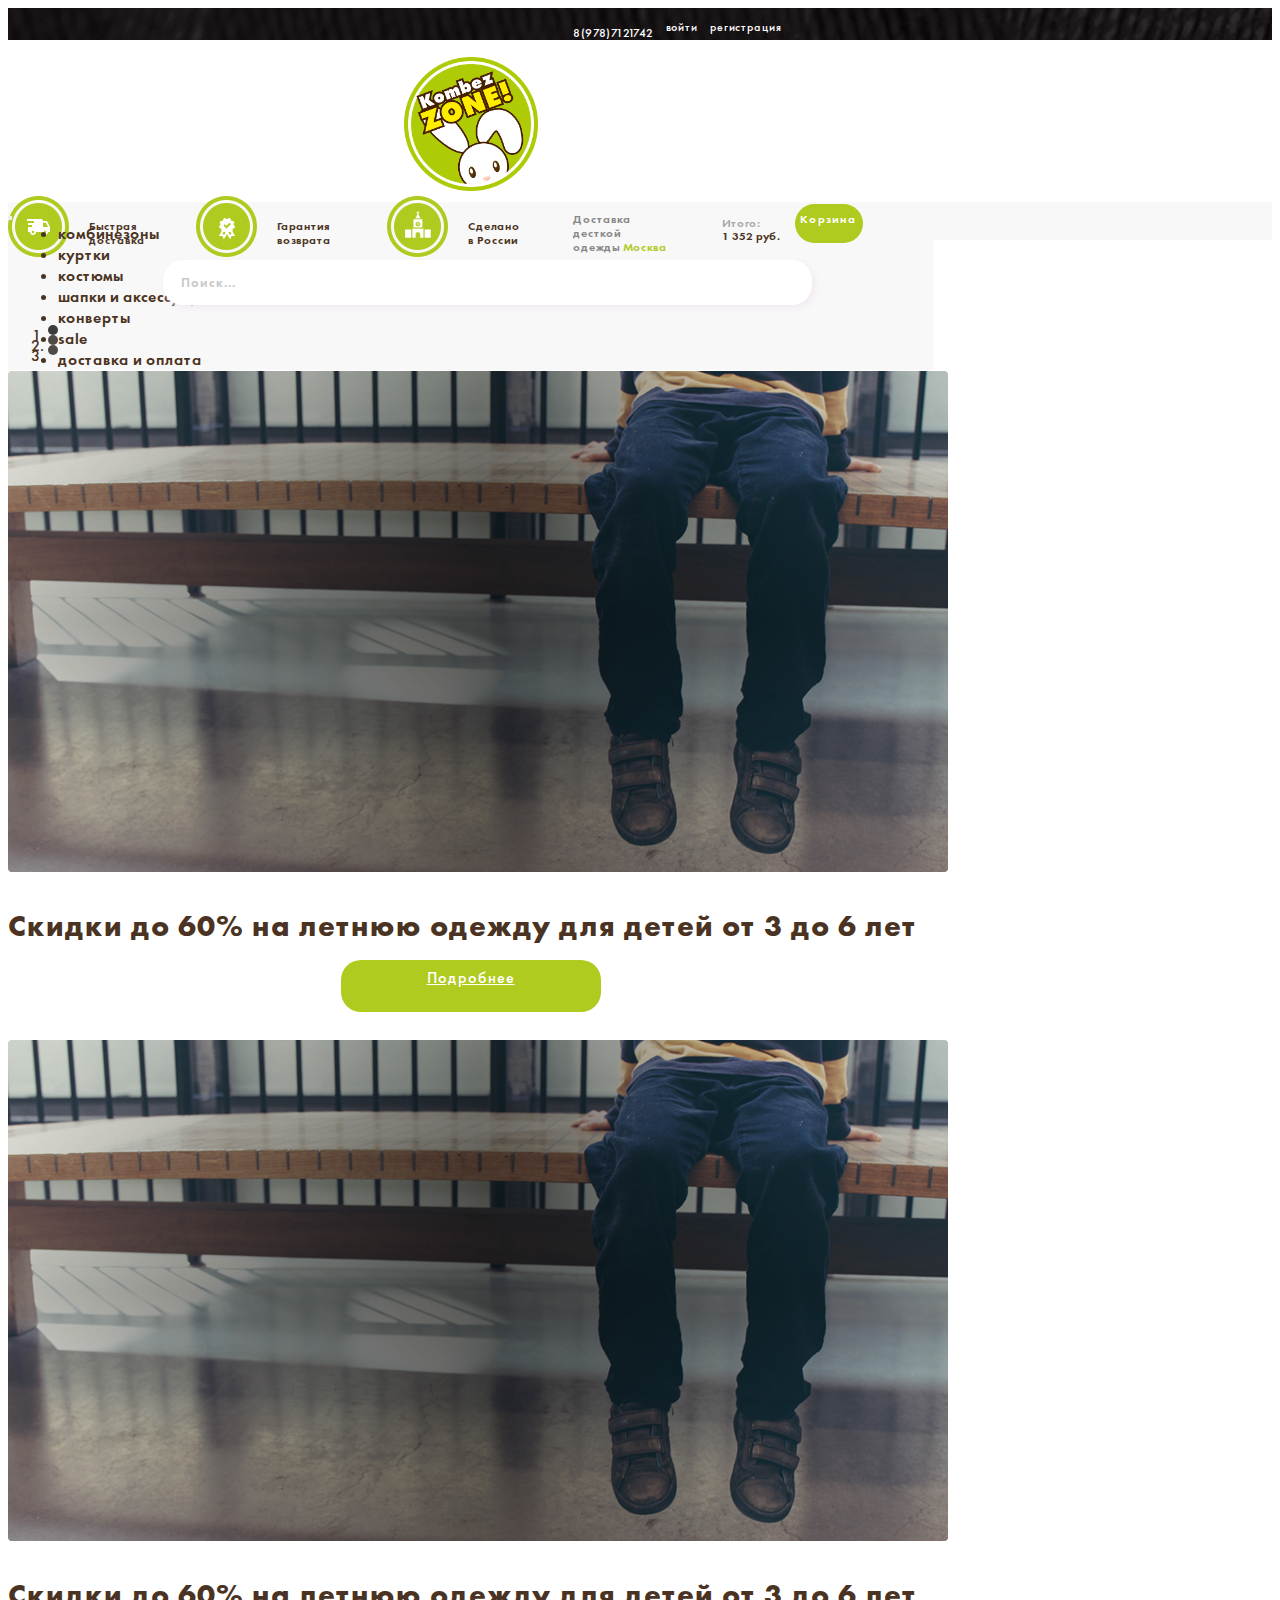
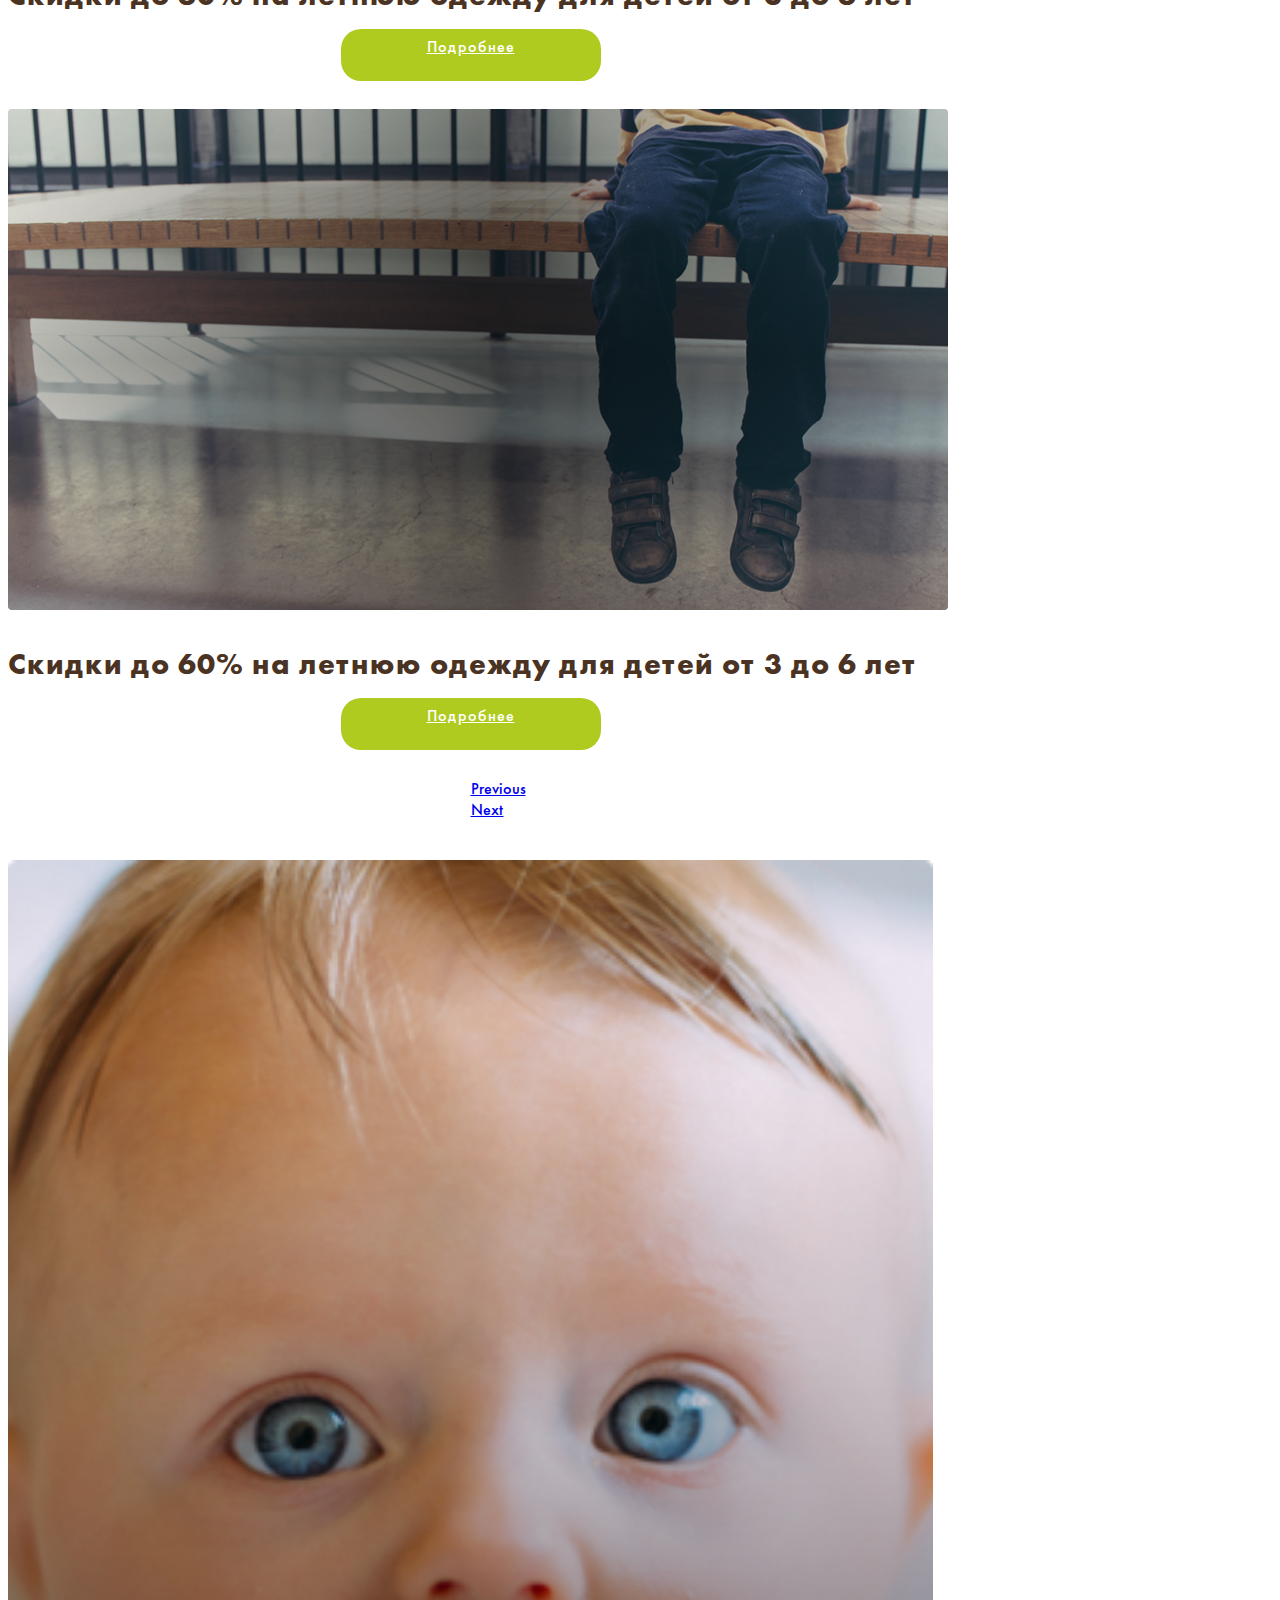
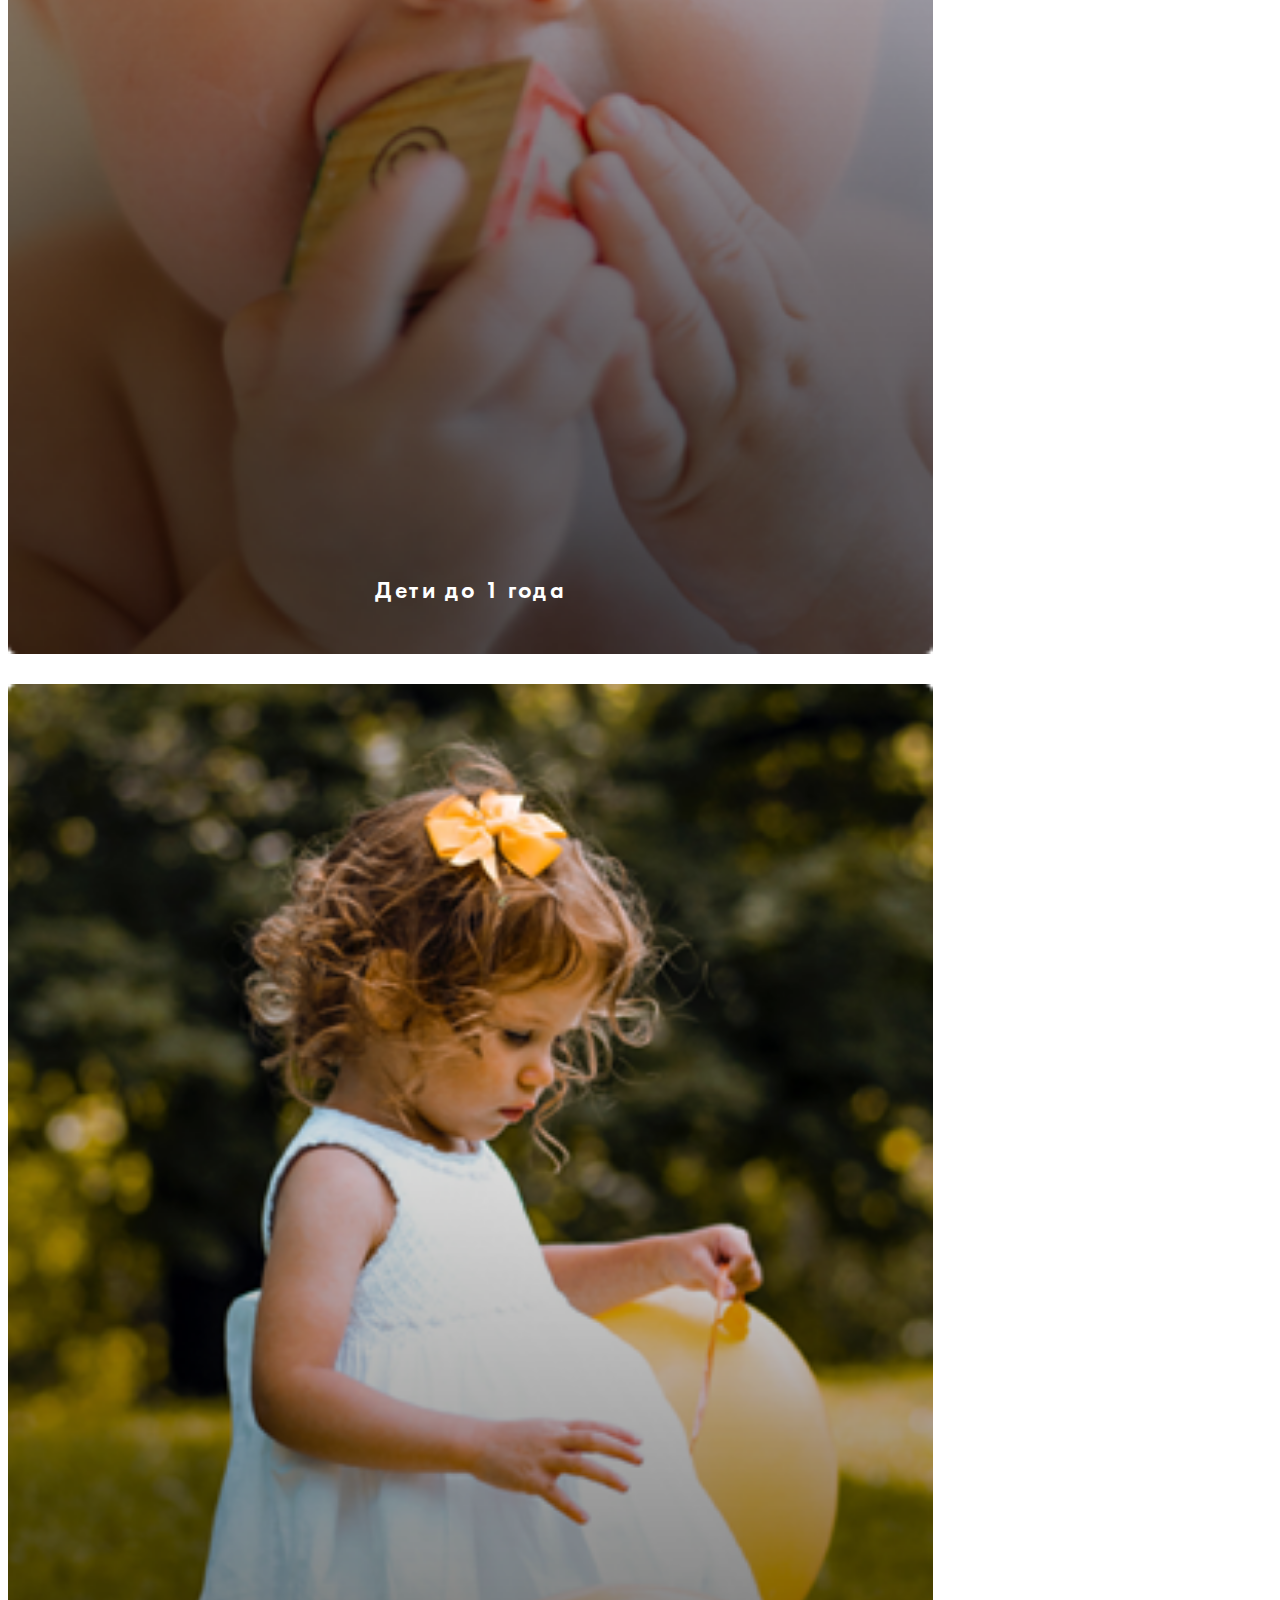
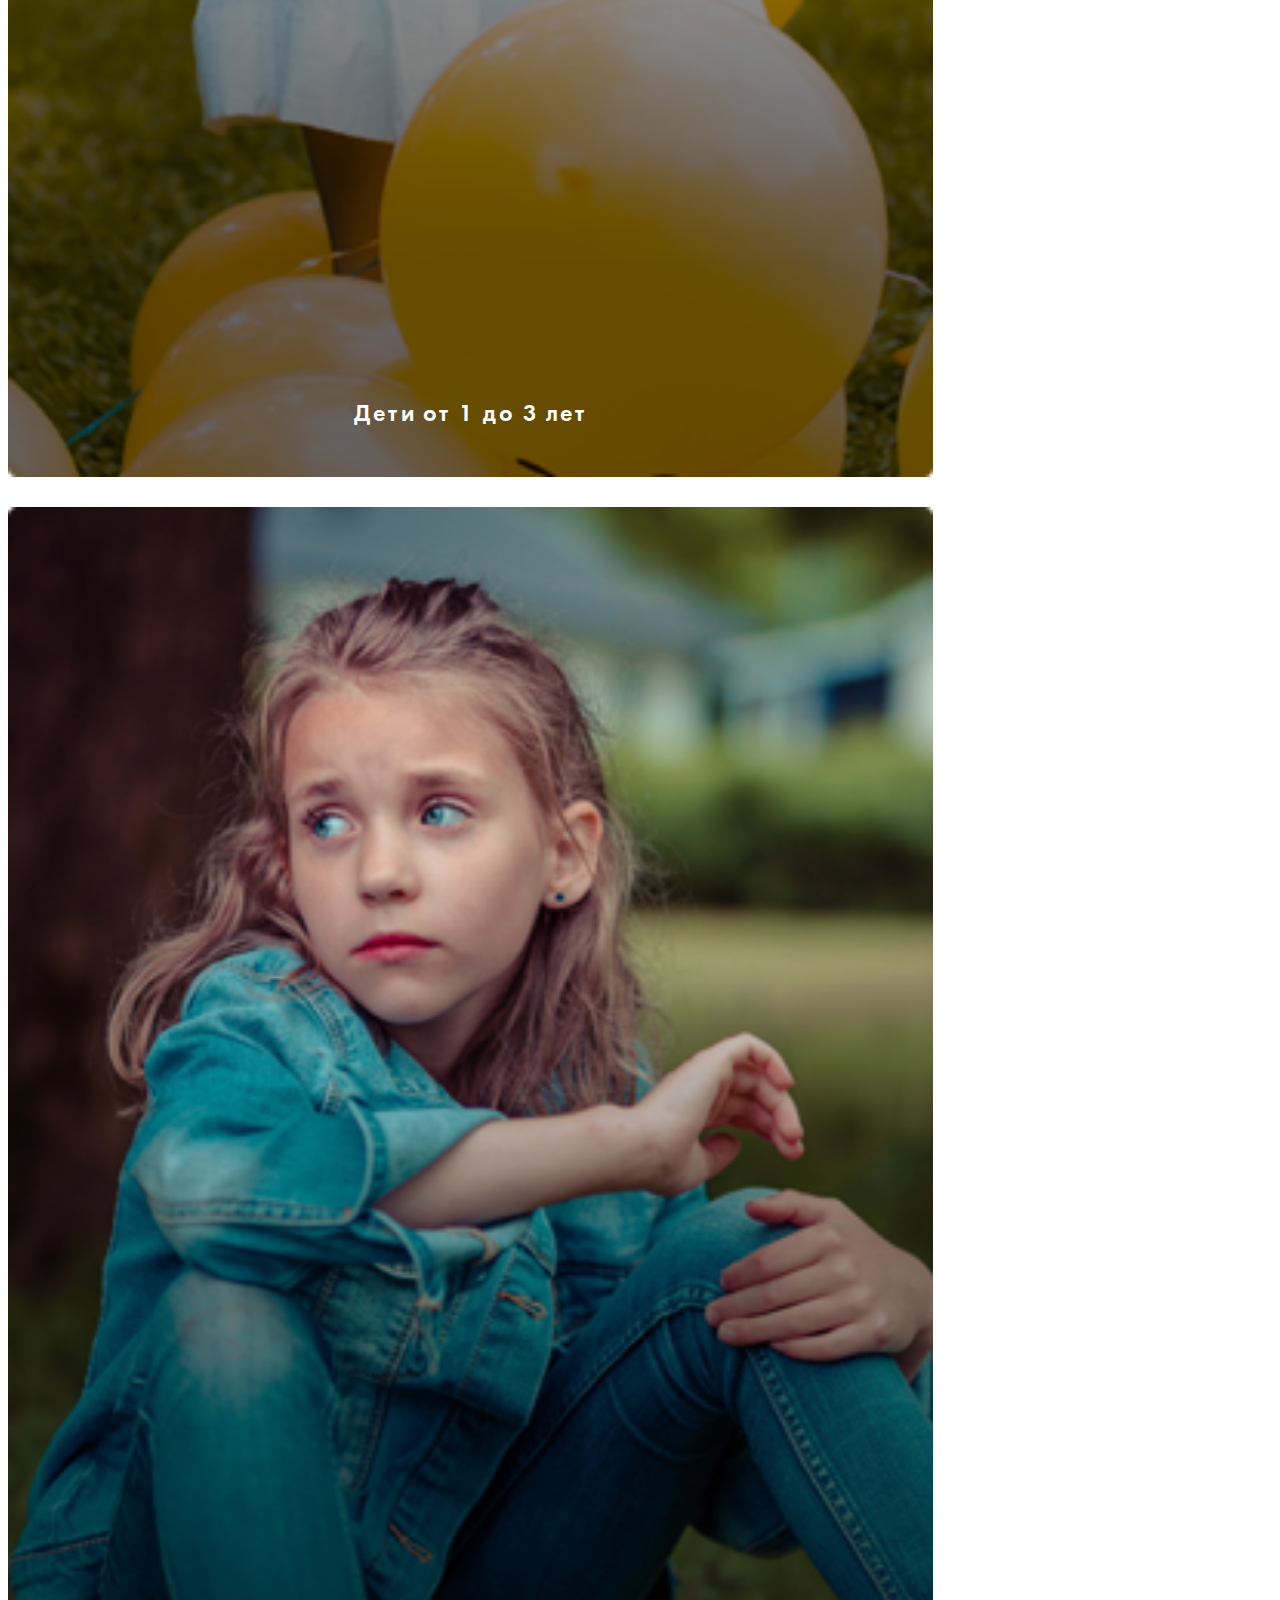
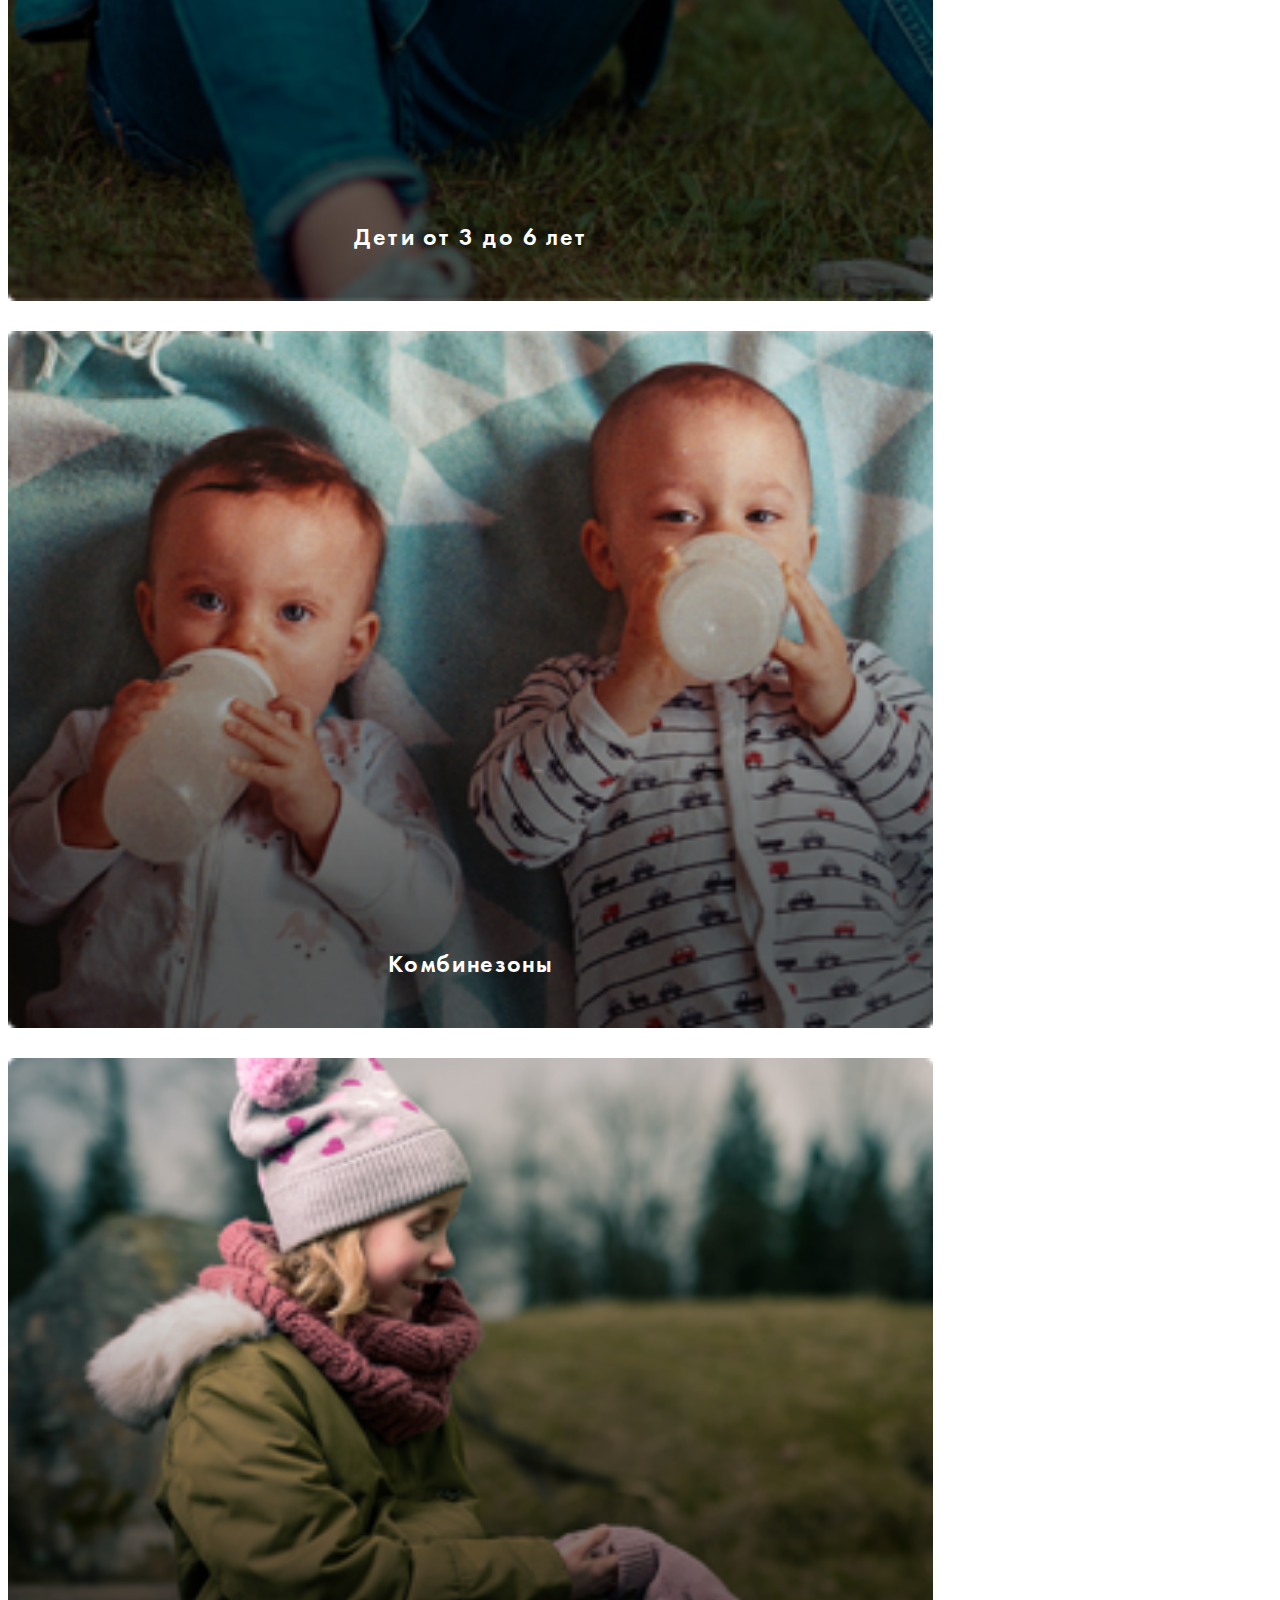
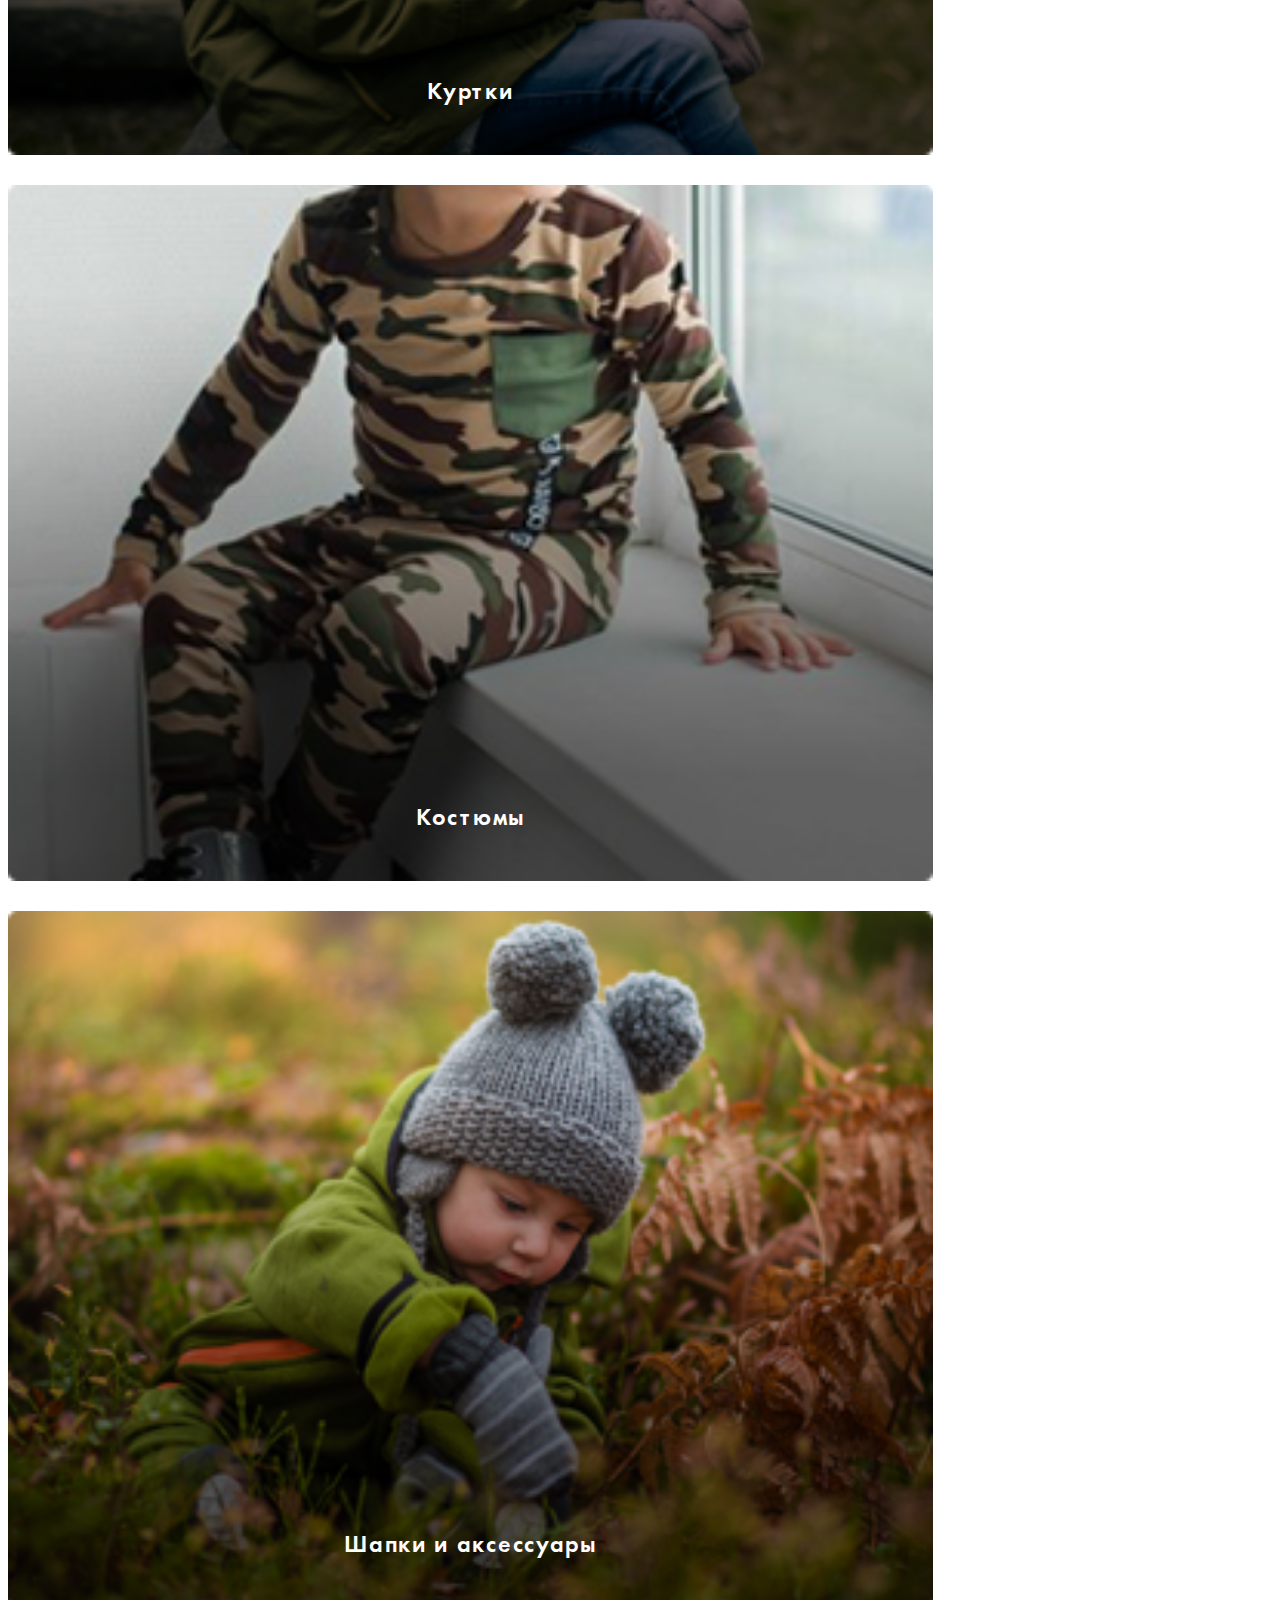
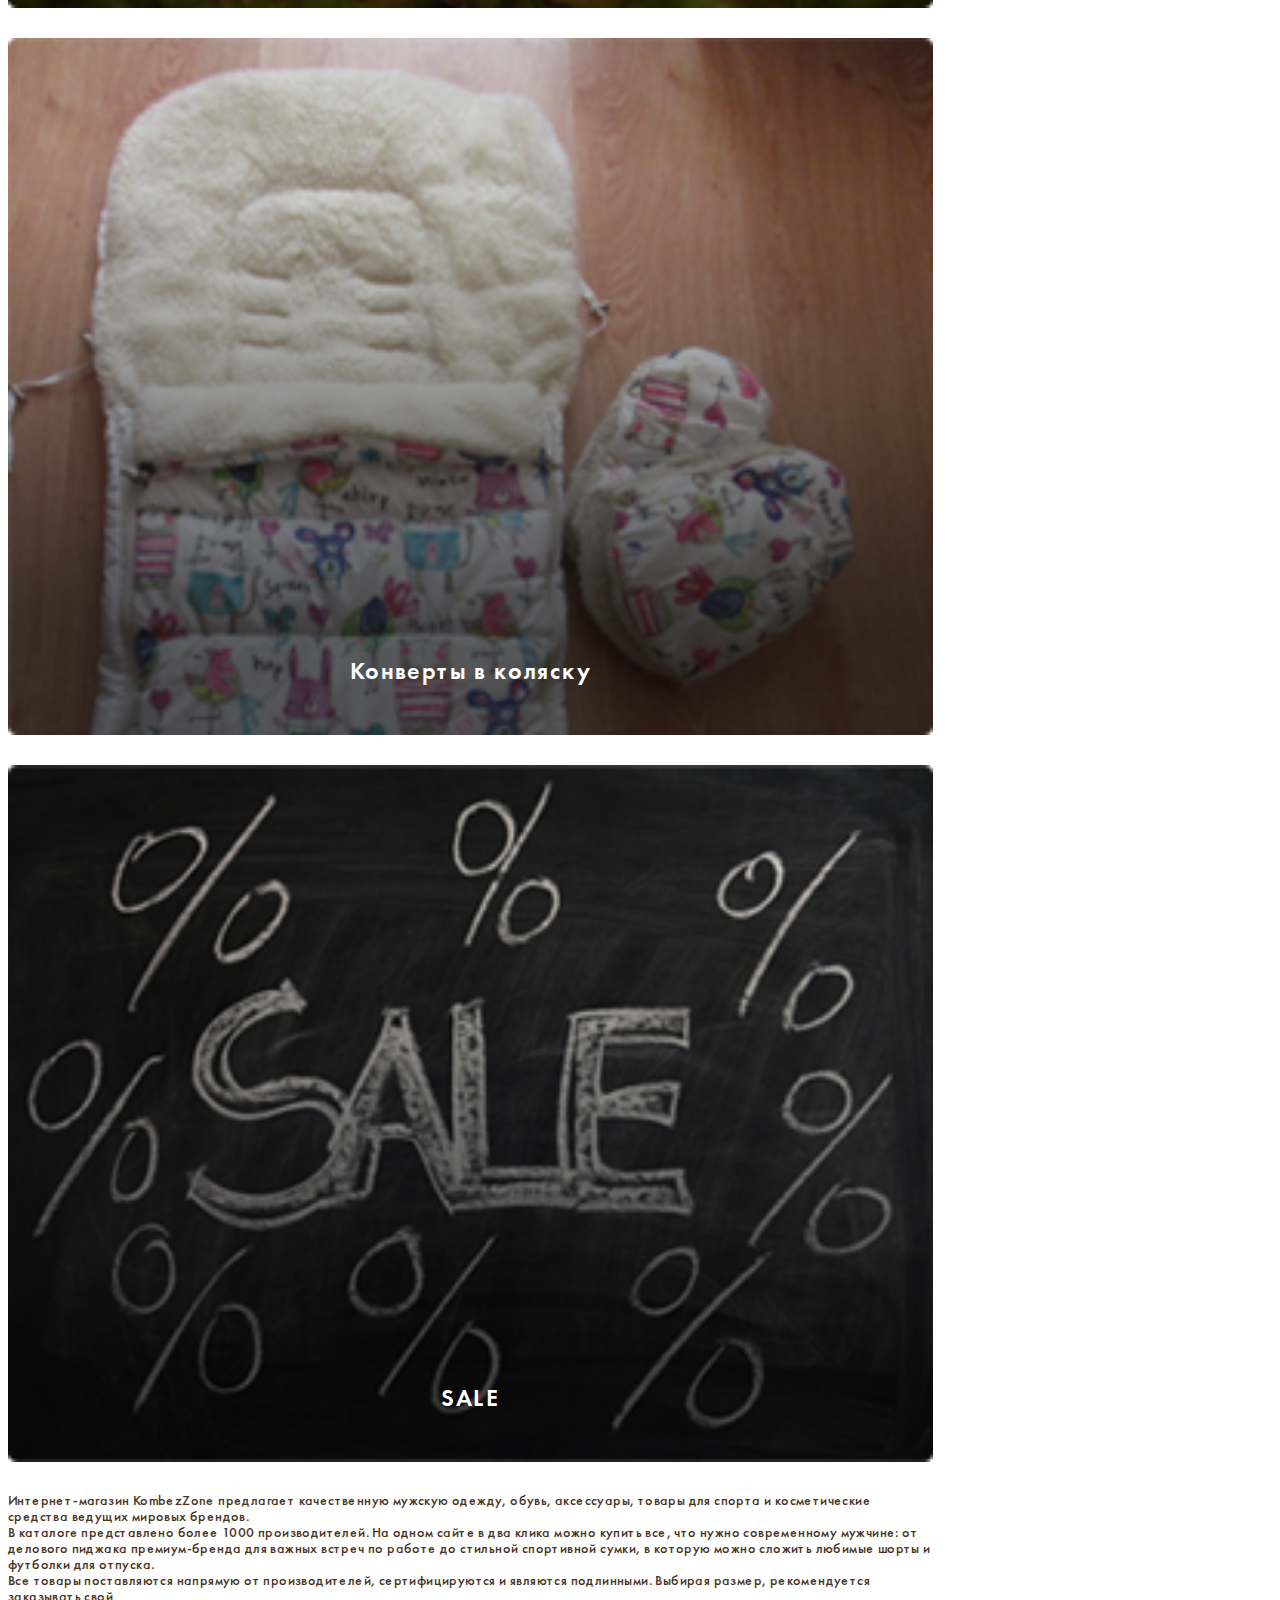
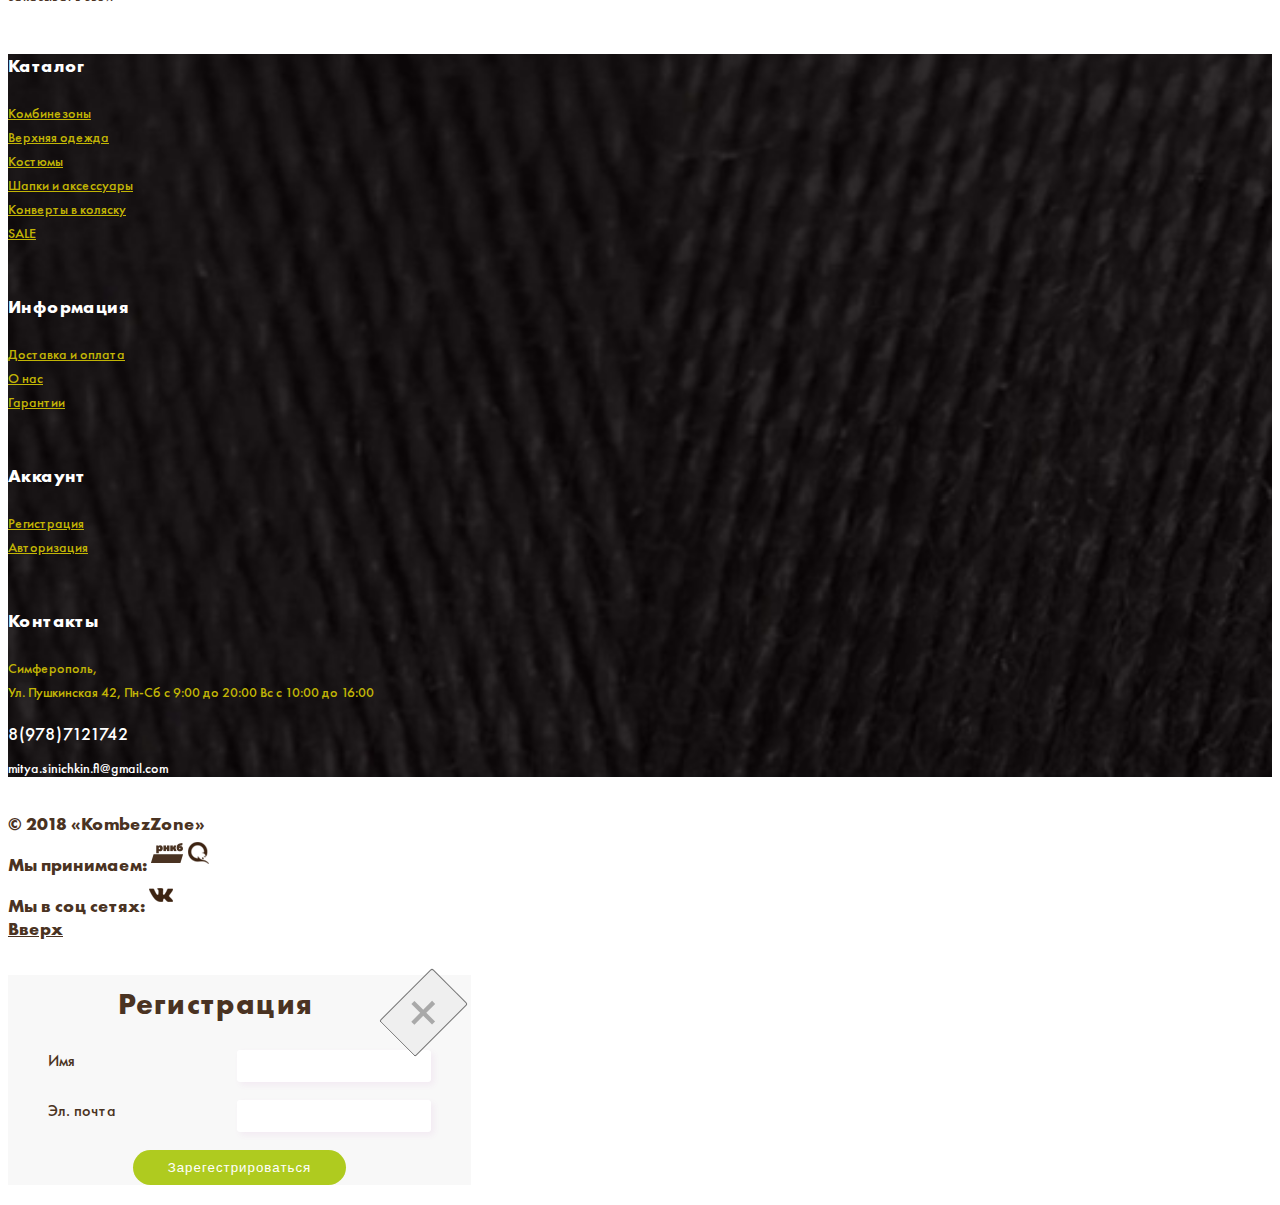
<file: index.html>
<!DOCTYPE html>
<html>
  <head>
    <meta charset="utf-8">
    <title>KombezZONE!</title>
    <meta name="viewport" content="width=device-width, initial-scale=1">
    <link rel="stylesheet" href="https://stackpath.bootstrapcdn.com/bootstrap/4.1.3/css/bootstrap.min.css" integrity="sha384-MCw98/SFnGE8fJT3GXwEOngsV7Zt27NXFoaoApmYm81iuXoPkFOJwJ8ERdknLPMO" crossorigin="anonymous">
    <link rel="stylesheet" href="https://use.fontawesome.com/releases/v5.4.2/css/all.css" integrity="sha384-/rXc/GQVaYpyDdyxK+ecHPVYJSN9bmVFBvjA/9eOB+pb3F2w2N6fc5qB9Ew5yIns" crossorigin="anonymous">
    <link rel="stylesheet" href="scss/style.css">
    <link rel="stylesheet" href="fonts/FuturaPT/stylesheet.css">
  </head>
  <body>
    <header>
      <div class="upper_line">
        <div class="container">
          <div class="row">
            <div class="col-lg-12">
              <div class="black_line_menu">
                <p class="first_menu">8(978)7121742</p>
                <a class="first_menu" href="#">войти</a>
                <a class="first_menu" data-toggle="modal" data-target="#exampleModalCenter">регистрация</a>
              </div>
            </div>
          </div>
        </div>
      </div>
    	
      <div class="main_header">
        <div class="container">
          
            <div class="row">
              <div class="col-lg-2 col-md-12 col-sm-12 col-xs-12">
                <div class="logo_block">
                  <a href="#"><img src="images/logo.png" alt="logo" class="logo"></a>
                </div>   
              </div>
              <div class="col-lg-10 col-md-12 col-sm-12 col-xs-12">
                <div class="guarantees_block">
                  <div class="guarantees">
                    <img src="images/van.png" alt="van" class="garantee_img">
                    <p class="guarantees_text">Быстрая доставка</p>
                  </div>
                  <div class="guarantees">
                    <img src="images/medal.png" alt="medal" class="garantee_img">
                    <p class="guarantees_text">Гарантия возврата</p>
                  </div>
                  <div class="guarantees">
                    <img src="images/tower.png" alt="tower" class="garantee_img">
                    <p class="guarantees_text">Сделано в России</p>
                  </div>
                  <div class="delivery">
                      <p class="delivery_text">Доставка десткой одежды <span>Москва</span></p>
                  </div>
                  <div class="cart">
                      <div class="in_total">
                        <p class="text">Итого: <br><span>1 352 руб.</span></p>
                      </div>
                      <a href="#" class="cart_btn"><span>Корзина</span></a>
                  </div>
                </div>
              </div>
            </div>
              
        </div>
      </div>

      <div class="menu_line">
        <div class="container">
          
            <div class="row">
              <div class="col-lg-12">
                <nav class="navbar navbar-expand-lg navbar-light bg-light">
                  <button class="navbar-toggler" type="button" data-toggle="collapse" data-target="#navbarNav" aria-controls="navbarNav" aria-expanded="false" aria-label="Toggle navigation">
                    <span class="navbar-toggler-icon"></span>
                  </button>
                  <div class="collapse navbar-collapse" id="navbarNav">
                    <ul class="navbar-nav menu">
                      <li class="nav-item menu_item"><a href="#" class="nav-link">комбинезоны</a>
                        <ul class="sub_menu">
                          <li class="nav-item menu_sub_item"><a href="#" class="nav-link">Лето</a></li>
                          <li class="nav-item menu_sub_item"><a href="#" class="nav-link">Демисезон</a></li>
                          <li class="nav-item menu_sub_item"><a href="#" class="nav-link">Зима</a></li>
                          <li class="nav-item menu_sub_item"><a href="#" class="nav-link">Для новорожденных</a></li>
                          <li class="nav-item menu_sub_item"><a href="#" class="nav-link">Дети от 1 до 3-х</a></li>
                          <li class="nav-item menu_sub_item"><a href="#" class="nav-link">Дети от 3 до 6</a></li>
                        </ul>
                      </li>
                      <li class="nav-item menu_item"><a href="#" class="nav-link">куртки</a></li>
                      <li class="nav-item menu_item"><a href="#" class="nav-link">костюмы</a></li>
                      <li class="nav-item menu_item"><a href="#" class="nav-link">шапки и аксессуары</a></li>
                      <li class="nav-item menu_item"><a href="#" class="nav-link">конверты</a></li>
                      <li class="nav-item menu_item"><a href="#" class="nav-link">sale</a></li>
                      <li class="nav-item menu_item"><a href="#" class="nav-link">доставка и оплата</a></li>
                    </ul>
                  </div>
                </nav>
              </div>
            </div> 

          </div>
        </div>

                <!-- <nav class="navbar navbar-expand-lg navbar-light bg-light">
  <a class="navbar-brand" href="#">Navbar</a>
  <button class="navbar-toggler" type="button" data-toggle="collapse" data-target="#navbarNav" aria-controls="navbarNav" aria-expanded="false" aria-label="Toggle navigation">
    <span class="navbar-toggler-icon"></span>
  </button>
  <div class="collapse navbar-collapse" id="navbarNav">
    <ul class="navbar-nav">
      <li class="nav-item active">
        <a class="nav-link" href="#">Home <span class="sr-only">(current)</span></a>
      </li>
      <li class="nav-item">
        <a class="nav-link" href="#">Features</a>
      </li>
      <li class="nav-item">
        <a class="nav-link" href="#">Pricing</a>
      </li>
      <li class="nav-item">
        <a class="nav-link disabled" href="#">Disabled</a>
      </li>
    </ul>
  </div>
</nav> -->


              

            
             

      
      <div class="container">
        
          <div class="row">
            <div class="col-lg-12">
              <div class="search_block">
                <input class="search" type="text" placeholder="Поиск...">
                <i class="fa fa-search icon"></i>
              </div>         
            </div>
          </div>


         
      </div>
    
	  </header>

    <section id="slider_section">
      <div class="container">
        <div id="carouselExampleIndicators" class="carousel slide" data-ride="carousel">
          <ol class="carousel-indicators">
            <li data-target="#carouselExampleIndicators" data-slide-to="0" class="circle active"></li>
            <li data-target="#carouselExampleIndicators" data-slide-to="1" class="circle"></li>
            <li data-target="#carouselExampleIndicators" data-slide-to="2" class="circle"></li>
          </ol>
          <div class="carousel-inner">
            <div class="carousel-item active">
              <img class="d-block w-100" src="images/slider-img.png" alt="First slide">
              <div class="carousel-caption d-md-block">
                <h3>Скидки до 60% на летнюю одежду для детей от 3 до 6 лет</h3>
                <div class="next_btn_block">
                <a href="#" class="green_btn">Подробнее</a>
              </div>
              </div>
            </div>
            <div class="carousel-item">
              <img class="d-block w-100" src="images/slider-img.png" alt="Second slide">
              <div class="carousel-caption d-md-block">
                <h3>Скидки до 60% на летнюю одежду для детей от 3 до 6 лет</h3>
                <div class="next_btn_block">
                <a href="#" class="green_btn">Подробнее</a>
              </div>
              </div>
            </div>
            <div class="carousel-item">
              <img class="d-block w-100" src="images/slider-img.png" alt="Third slide">
              <div class="carousel-caption d-md-block">
                <h3>Скидки до 60% на летнюю одежду для детей от 3 до 6 лет</h3>
                <div class="next_btn_block">
                <a href="#" class="green_btn">Подробнее</a>
              </div>
              </div>
            </div>
          </div>
          <a class="carousel-control-prev" href="#carouselExampleIndicators" role="button" data-slide="prev">
            <span class="carousel-control-prev-icon" aria-hidden="true"></span>
            <span class="sr-only">Previous</span>
          </a>
          <a class="carousel-control-next" href="#carouselExampleIndicators" role="button" data-slide="next">
            <span class="carousel-control-next-icon" aria-hidden="true"></span>
            <span class="sr-only">Next</span>
          </a>
        </div>      
            
      </div>
    </section>

    <section id="section_selection">
      <div class="container">
          <div class="row">

            <div class="col-lg-4 col-md-4 col-xs-12">
              <div class="option_image">
                <span class="shadowing"></span>
                <img src="images/before_1.png" alt="" class="card_bg">
                <a href="#" class="green_btn big_card_btn">Подробнее</a>
                <h3 class="image_title">Дети до 1 года</h3>
              </div>
            </div>

            <div class="col-lg-4 col-md-4 col-xs-12">
              <div class="option_image">
                <span class="shadowing"></span>
                <img src="images/1-3.png" alt="" class="card_bg">
                <a href="#" class="green_btn big_card_btn">Подробнее</a>
                <h3 class="image_title">Дети от 1 до 3 лет</h3>
              </div>
            </div>

            <div class="col-lg-4 col-md-4 col-xs-12">
              <div class="option_image">
                <span class="shadowing"></span>
                <img src="images/3-6.png" alt="" class="card_bg">
                <a href="#" class="green_btn big_card_btn">Подробнее</a>
                <h3 class="image_title">Дети от 3 до 6 лет</h3>
              </div>
            </div>

            <div class="col-lg-4 col-md-4 col-xs-12">
              <div class="option_image">
                <span class="shadowing"></span>
                <img src="images/overalls.png" alt="" class="card_bg">
                <a href="#" class="green_btn">Подробнее</a>
                <h3 class="image_title">Комбинезоны</h3>
              </div>
            </div>

            <div class="col-lg-4 col-md-4 col-xs-12">
              <div class="option_image">
                <span class="shadowing"></span>
                <img src="images/jackets.png" alt="" class="card_bg">
                <a href="#" class="green_btn">Подробнее</a>
                <h3 class="image_title">Куртки</h3>
              </div>
            </div>

            <div class="col-lg-4 col-md-4 col-xs-12">
              <div class="option_image">
                <span class="shadowing"></span>
                <img src="images/costumes.png" alt="" class="card_bg">
                <a href="#" class="green_btn">Подробнее</a>
                <h3 class="image_title">Костюмы</h3>
              </div>
            </div>

            <div class="col-lg-4 col-md-4 col-xs-12">
              <div class="option_image">
                <span class="shadowing"></span>
                <img src="images/hats.png" alt="" class="card_bg">
                <a href="#" class="green_btn">Подробнее</a>
                <h3 class="image_title">Шапки и аксессуары</h3>
              </div>
            </div>

            <div class="col-lg-4 col-md-4 col-xs-12">
              <div class="option_image">
                <span class="shadowing"></span>
                <img src="images/cases.png" alt="" class="card_bg">
                <a href="#" class="green_btn">Подробнее</a>
                <h3 class="image_title">Конверты в коляску</h3>
              </div>
            </div>

            <div class="col-lg-4 col-md-4 col-xs-12">
              <div class="option_image">
                <span class="shadowing"></span>
                <img src="images/sale.png" alt="" class="card_bg">
                <a href="#" class="green_btn">Подробнее</a>
                <h3 class="image_title">SALE</h3>
              </div>
            </div>

          </div>

          <div class="row">
            <div class="col-lg-12">
              <div class="about">
                <p class="about_text">Интернет-магазин KombezZone предлагает качественную мужскую одежду, обувь, аксессуары, товары для спорта и косметические средства ведущих мировых брендов. <br>
                В каталоге представлено более 1000 производителей. На одном сайте в два клика можно купить все, что нужно современному мужчине: от делового пиджака премиум-бренда для важных встреч по работе до стильной спортивной сумки, в которую можно сложить любимые шорты и футболки для отпуска. <br>
                Все товары поставляются напрямую от производителей, сертифицируются и являются подлинными. Выбирая размер, рекомендуется заказывать свой</p>
              </div>
            </div>
          </div>
           
      </div>

    </section>

    <footer>
      <div class="full_line">
        <div class="container">
          
            <div class="footer_menu_block">
              <div class="row">
                <div class="col-lg-3 col-md-3 col-sm-6 col-xs-6">
                  <div class="footer_item">
                    <h4 class="footer_menu">Каталог</h4>
                    <ul>
                      <li class="menu_item"><a href="#">Комбинезоны</a></li>
                      <li class="menu_item"><a href="#">Верхняя одежда</a></li>
                      <li class="menu_item"><a href="#">Костюмы</a></li>
                      <li class="menu_item"><a href="#">Шапки и аксессуары</a></li>
                      <li class="menu_item"><a href="#">Конверты в коляску</a></li>
                      <li class="menu_item"><a href="#">SALE</a></li>
                    </ul>                
                  </div>
                </div>
                <div class="col-lg-3 col-md-3 col-sm-6 col-xs-6">
                  <div class="footer_item">
                    <h4 class="footer_menu">Информация</h4>
                    <ul>
                      <li class="menu_item"><a href="#">Доставка и оплата</a></li>
                      <li class="menu_item"><a href="#">О нас</a></li>
                      <li class="menu_item"><a href="#">Гарантии</a></li>
                    </ul>
                  </div> 
                </div>
                <div class="col-lg-3 col-md-3 col-sm-6 col-xs-6">
                  <div class="footer_item">
                    <h4 class="footer_menu">Аккаунт</h4>
                    <ul>
                      <li class="menu_item"><a href="#">Регистрация</a></li>
                      <li class="menu_item"><a href="#">Авторизация</a></li>
                    </ul>
                  </div> 
                </div>
                <div class="col-lg-3 col-md-3 col-sm-6 col-xs-6">
                  <div class="footer_item">
                    <h4 class="footer_menu">Контакты</h4>
                    <p class="address">Симферополь, <br> Ул. Пушкинская 42, Пн-Сб с 9:00 до 20:00 Вс с 10:00 до 16:00</p>
                    <p class="footer_phone">8(978)7121742</p>
                    <p class="footer_email">mitya.sinichkin.fl@gmail.com</p>
                  </div> 
                </div>
              </div>
            </div>
          
        </div>
      </div>

      <div class="bottom_footer">
        <div class="container">
          
            <div class="bottom_block">
              <div class="row">
                <div class="col-lg-3 col-md-12 col-xs-12">
                  <p class="bottom_text">© 2018 «KombezZone»</p>
                </div>
                <div class="col-lg-3 col-md-12 col-xs-12">
                  <div class="block_links">
                    <p class="bottom_text">Мы принимаем:</p>
                    <a href="#"><img src="images/rnkb.png" alt="rnkb"></a>
                    <a href="#"><img src="images/qivi.png" alt="qivi"></a>
                  </div>
                </div>
                <div class="col-lg-3 col-md-12 col-xs-12">
                  <div class="block_links">
                    <p class="bottom_text">Мы в соц сетях:</p>
                    <a href="#"><img src="images/vk.png" alt="vk"></a>
                  </div>
                </div>
                <div class="col-lg-3 col-md-12 col-xs-12">
                  <a href="#" class="bottom_text up">Вверх</a>
                </div>
              </div>
            </div> 
          
        </div>
      </div>

    </footer>



    <!-- Modal -->
    <div class="modal fade" id="exampleModalCenter" tabindex="-1" role="dialog" aria-labelledby="exampleModalCenterTitle" aria-hidden="true">
      <div class="modal-dialog modal-dialog-centered" role="document">
        <div class="modal-content">
          <div class="row">
            <div class="col-lg-12">
              <div class="modal-head">
                <h1 class="section_title">Регистрация</h1>
                <button type="button" class="close" data-dismiss="modal" aria-label="Close">
                +
                </button> 
              </div>
            </div>
            <div class="row">
              <div class="col-lg-12">
                <form action="" class="reg_form">
                  <div class="row">
                    <div class="col-lg-12">
                      <div class="input_block">
                        <label for="username">Имя</label>
                        <input type="text" class="input_style" id="username">
                      </div>
                    </div>
                  </div>
                  <div class="row">
                    <div class="col-lg-12">
                      <div class="input_block">
                        <label for="user_email">Эл. почта</label>
                        <input type="email" class="input_style" id="user_email">
                      </div>
                    </div>
                  </div>
                  <div class="row">
                    <div class="col-lg-12">
                      <div class="submit_block">
                        <input type="submit" class="green_btn" value="Зарегестрироваться">
                      </div>
                    </div>
                  </div>

                </form>
              </div>
            </div>
          </div>
        </div>
      </div>
    </div>

    <script src="https://code.jquery.com/jquery-3.3.1.slim.min.js" integrity="sha384-q8i/X+965DzO0rT7abK41JStQIAqVgRVzpbzo5smXKp4YfRvH+8abtTE1Pi6jizo" crossorigin="anonymous"></script>
    <script src="https://cdnjs.cloudflare.com/ajax/libs/popper.js/1.14.3/umd/popper.min.js" integrity="sha384-ZMP7rVo3mIykV+2+9J3UJ46jBk0WLaUAdn689aCwoqbBJiSnjAK/l8WvCWPIPm49" crossorigin="anonymous"></script>
    <script src="https://stackpath.bootstrapcdn.com/bootstrap/4.1.3/js/bootstrap.min.js" integrity="sha384-ChfqqxuZUCnJSK3+MXmPNIyE6ZbWh2IMqE241rYiqJxyMiZ6OW/JmZQ5stwEULTy" crossorigin="anonymous"></script> 
  </body>
</html>
</file>
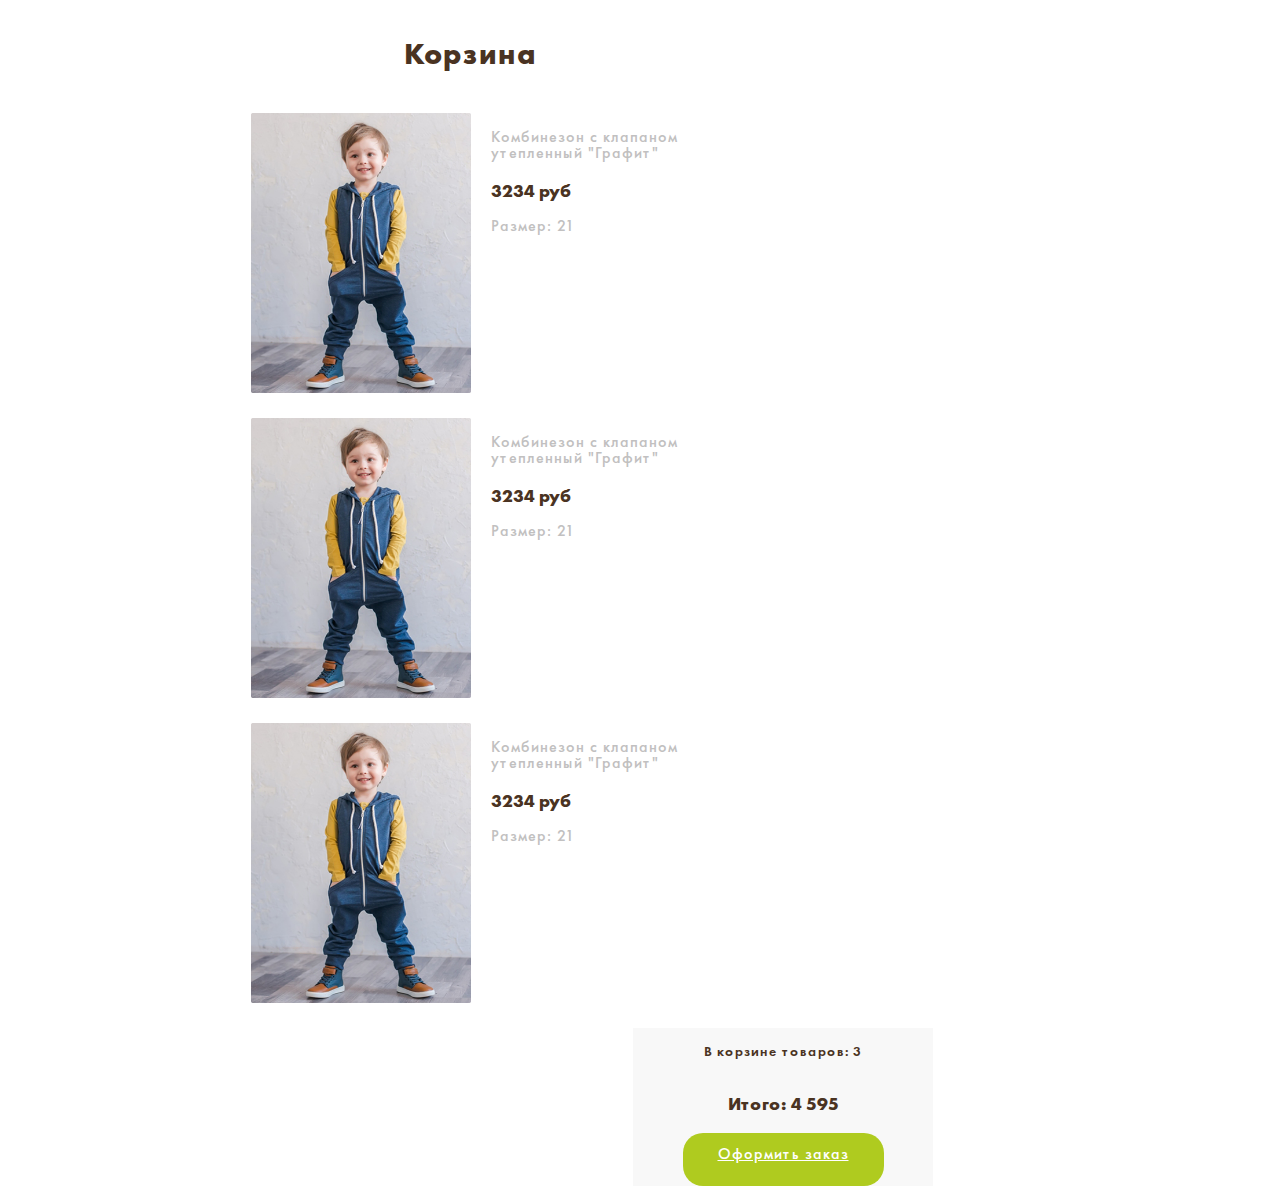
<file: pages/cart.html>
<!DOCTYPE html>
<html>
  <head>
    <meta charset="utf-8">
    <title>KombezZONE!</title>
    <meta name="viewport" content="width=device-width, initial-scale=1">
    <link rel="stylesheet" href="https://stackpath.bootstrapcdn.com/bootstrap/4.1.3/css/bootstrap.min.css" integrity="sha384-MCw98/SFnGE8fJT3GXwEOngsV7Zt27NXFoaoApmYm81iuXoPkFOJwJ8ERdknLPMO" crossorigin="anonymous">
    <link rel="stylesheet" href="https://use.fontawesome.com/releases/v5.4.2/css/all.css" integrity="sha384-/rXc/GQVaYpyDdyxK+ecHPVYJSN9bmVFBvjA/9eOB+pb3F2w2N6fc5qB9Ew5yIns" crossorigin="anonymous">
    <link rel="stylesheet" href="../scss/style.css">
    <link rel="stylesheet" href="../fonts/FuturaPT/stylesheet.css">
  </head>
  <body>
    <section id="cart_section">
      <div class="container">

        <div class="row">
          <div class="col-lg-12">
            <h1 class="section_title">Корзина</h1>
          </div>
        </div>

        <div class="row">
          <div class="col-lg-6 col-md-12 col-sm-12 col-xs-12">
            <div class="product_card">
              <div class="product_image">
                <img src="../images/product.png" alt="">
              </div>
              <div class="product_card_info">
                <p class="short_description">Комбинезон с клапаном утепленный "Графит"</p>
                <p class="price"><span class="price_number">3234</span> руб</p>
                <p class="short_description size">Размер: <span>21</span></p>
              </div>
            </div>
            <div class="product_card">
              <div class="product_image">
                <img src="../images/product.png" alt="">
              </div>
              <div class="product_card_info">
                <p class="short_description">Комбинезон с клапаном утепленный "Графит"</p>
                <p class="price"><span class="price_number">3234</span> руб</p>
                <p class="short_description size">Размер: <span>21</span></p>
              </div>
            </div>
            <div class="product_card">
              <div class="product_image">
                <img src="../images/product.png" alt="">
              </div>
              <div class="product_card_info">
                <p class="short_description">Комбинезон с клапаном утепленный "Графит"</p>
                <p class="price"><span class="price_number">3234</span> руб</p>
                <p class="short_description size">Размер: <span>21</span></p>
              </div>
            </div>
          </div>
          <div class="col-lg-6 col-md-12 col-sm-12 col-xs-12">
            <div class="cart_info_block">
              <p class="in_cart">
                В корзине товаров: <span>3</span>
              </p>
              <p class="price">
                Итого: <span>4 595</span>
              </p>
              <a href="#" class="green_btn">Оформить заказ</a>
            </div>
          </div>
        </div>

      </div>
    </section>


  </body>
</html>
</file>
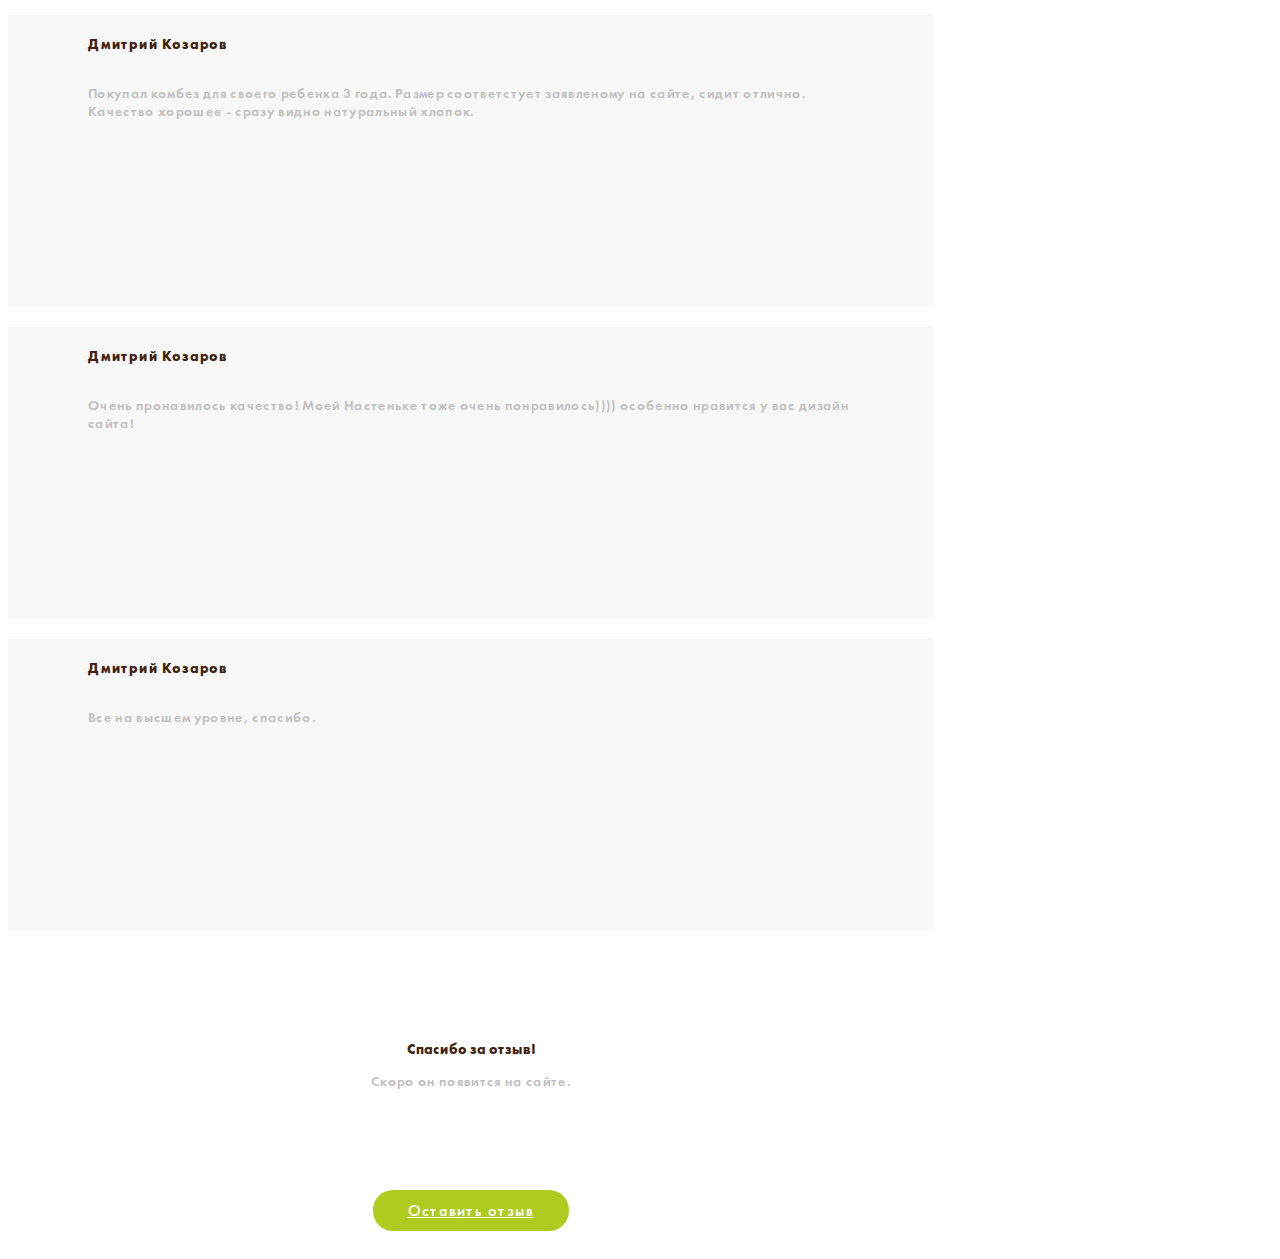
<file: pages/comments.html>
<!DOCTYPE html>
<html>
  <head>
    <meta charset="utf-8">
    <title>KombezZONE!</title>
    <meta name="viewport" content="width=device-width, initial-scale=1">
    <link rel="stylesheet" href="https://stackpath.bootstrapcdn.com/bootstrap/4.1.3/css/bootstrap.min.css" integrity="sha384-MCw98/SFnGE8fJT3GXwEOngsV7Zt27NXFoaoApmYm81iuXoPkFOJwJ8ERdknLPMO" crossorigin="anonymous">
    <link rel="stylesheet" href="https://use.fontawesome.com/releases/v5.4.2/css/all.css" integrity="sha384-/rXc/GQVaYpyDdyxK+ecHPVYJSN9bmVFBvjA/9eOB+pb3F2w2N6fc5qB9Ew5yIns" crossorigin="anonymous">
    <link rel="stylesheet" href="../scss/style.css">
    <link rel="stylesheet" href="../fonts/FuturaPT/stylesheet.css">
  </head>
  <body>
    <section id="comments_section">
      <div class="container">    
          <div class="row">
            <div class="col-lg-6">
              <div class="comment_block">
                <h4 class="author">Дмитрий Козаров</h4>
                <p class="comment_text">Покупал комбез для своего ребенка 3 года. Размер соответстует заявленому на сайте, сидит отлично. Качество хорошее - сразу видно натуральный хлопок.</p>
              </div>
            </div>
            <div class="col-lg-6">
              <div class="comment_block">
                <h4 class="author">Дмитрий Козаров</h4>
                <p class="comment_text">Очень пронавилось качество! Моей Настеньке тоже очень понравилось)))) особенно нравится у вас дизайн сайта!</p>
              </div>
            </div>
            <div class="col-lg-6">
              <div class="comment_block">
                <h4 class="author">Дмитрий Козаров</h4>
                <p class="comment_text">Все на высшем уровне, спасибо.</p>
              </div>
            </div>
          </div>

          <div class="row">
            <div class="col-lg-12">
              <div class="gratitude_block">
                <h4 class="gratitude_black">Спасибо за отзыв!</h4>
                <p class="gratitude_text">Скоро он появится на сайте.</p>
              </div>
            </div>
          </div>

          <div class="row">
            <div class="col-lg-12">
              <div class="next_btn_block">
                <a href="#" class="green_btn">Оставить отзыв</a>
              </div>
            </div>
          </div>
      </div>
    </section>

  </body>
</html>
</file>
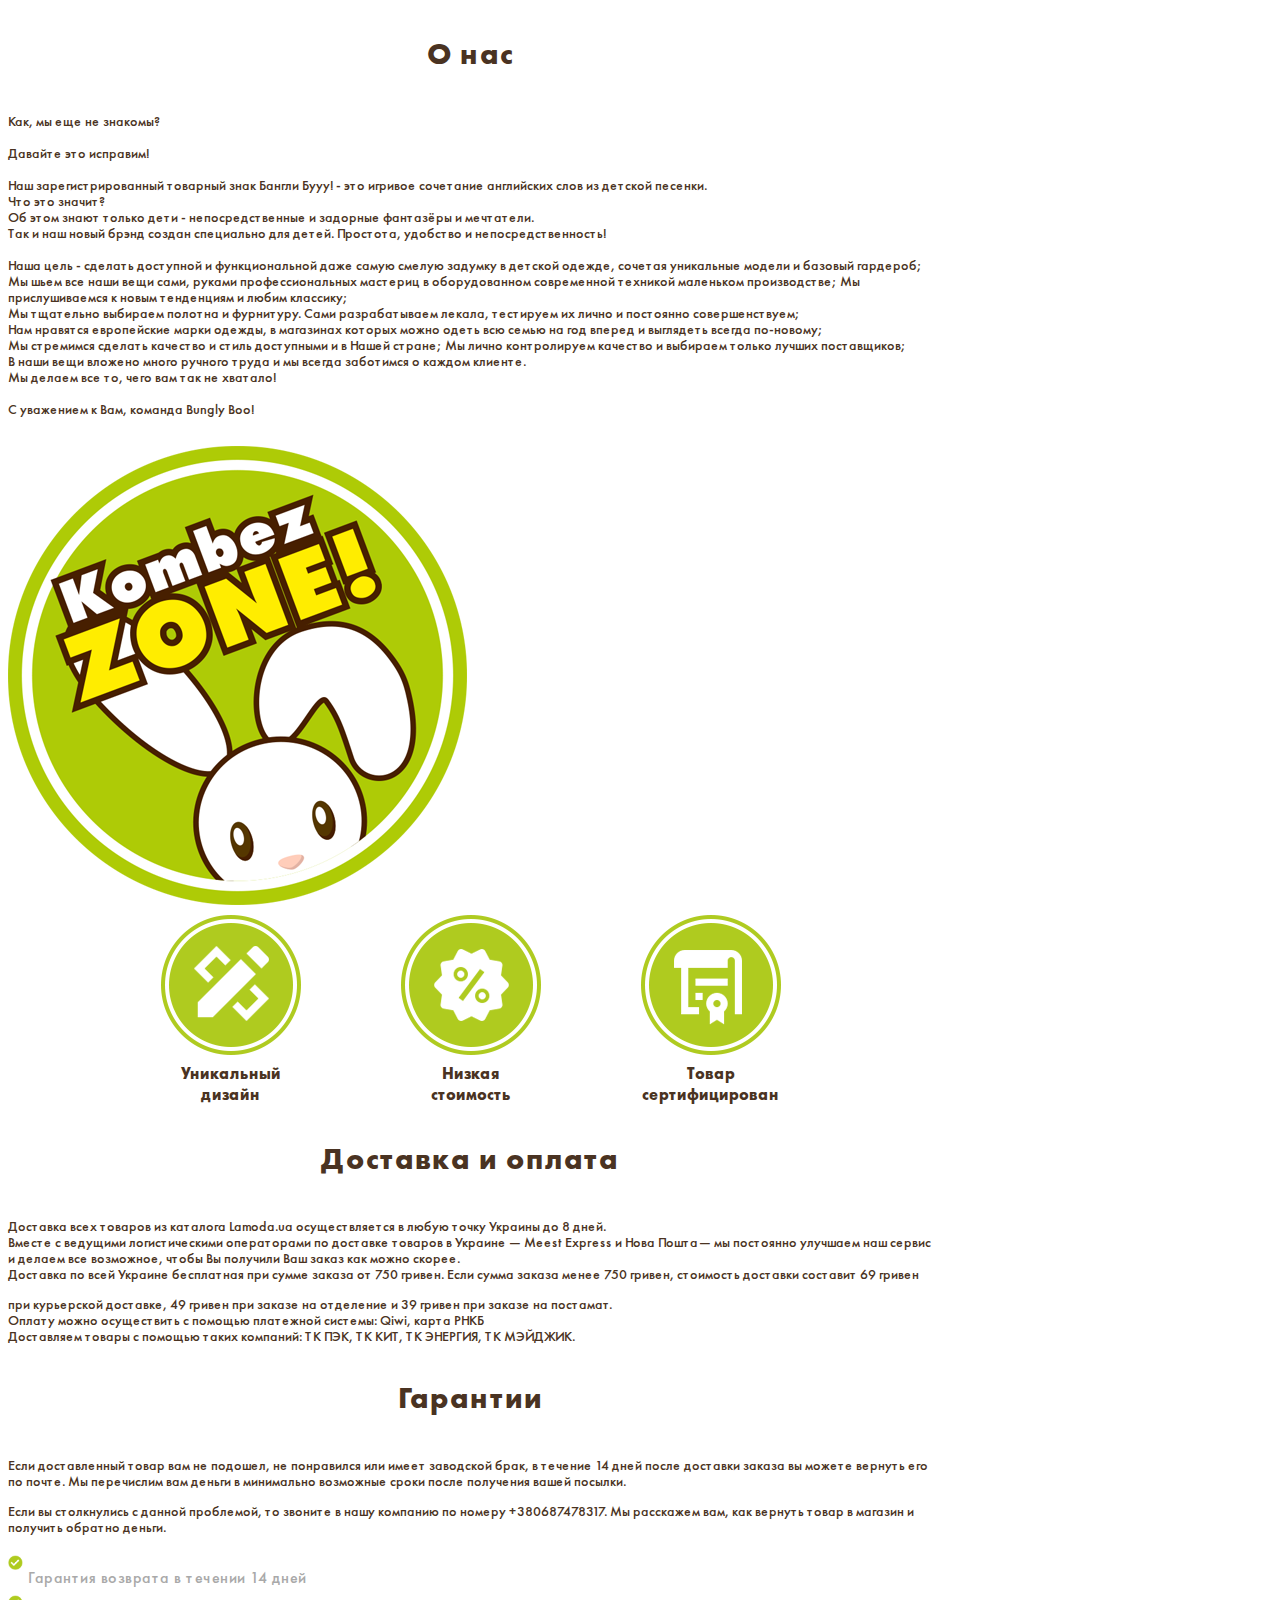
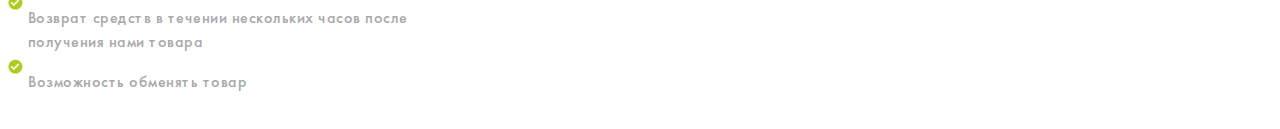
<file: pages/information.html>
<!DOCTYPE html>
<html>
  <head>
    <meta charset="utf-8">
    <title>KombezZONE!</title>
    <meta name="viewport" content="width=device-width, initial-scale=1">
    <link rel="stylesheet" href="https://stackpath.bootstrapcdn.com/bootstrap/4.1.3/css/bootstrap.min.css" integrity="sha384-MCw98/SFnGE8fJT3GXwEOngsV7Zt27NXFoaoApmYm81iuXoPkFOJwJ8ERdknLPMO" crossorigin="anonymous">
    <link rel="stylesheet" href="https://use.fontawesome.com/releases/v5.4.2/css/all.css" integrity="sha384-/rXc/GQVaYpyDdyxK+ecHPVYJSN9bmVFBvjA/9eOB+pb3F2w2N6fc5qB9Ew5yIns" crossorigin="anonymous">
    <link rel="stylesheet" href="../scss/style.css">
    <link rel="stylesheet" href="../fonts/FuturaPT/stylesheet.css">
  </head>
  <body>
    <section id="information_section">
      <div class="container">

        <div class="row">
          <div class="col-lg-12">
            <h1 class="section_title">О нас</h1>
          </div>
        </div>

        <div class="row">
          <div class="col-lg-6 col-md-12 col-sm-12">
            <p class="about_us_text">
              Как, мы еще не знакомы?<br><br>

              Давайте это исправим!<br><br>

              Наш зарегистрированный товарный знак Бангли Бууу! - это игривое сочетание английских слов из детской песенки.<br>
              Что это значит?<br> 
              Об этом знают только дети - непосредственные и задорные фантазёры и мечтатели.<br>
              Так и наш новый брэнд создан специально для детей. Простота, удобство и непосредственность!<br><br>

              Наша цель - сделать доступной и функциональной даже самую смелую задумку в детской одежде, сочетая уникальные модели и базовый гардероб;<br>
              Мы шьем все наши вещи сами, руками профессиональных мастериц в оборудованном современной техникой маленьком производстве;
              Мы прислушиваемся к новым тенденциям и любим классику;<br>
              Мы тщательно выбираем полотна и фурнитуру. Сами разрабатываем лекала, тестируем их лично и постоянно совершенствуем;<br>
              Нам нравятся европейские марки одежды, в магазинах которых можно одеть всю семью на год вперед и выглядеть всегда по-новому;<br>
              Мы стремимся сделать качество и стиль доступными и в Нашей стране;
              Мы лично контролируем качество и выбираем только лучших поставщиков;<br>
              В наши вещи вложено много ручного труда и мы всегда заботимся о каждом клиенте.<br>
              Мы делаем все то, чего вам так не хватало!<br>
              <br>
              С уважением к Вам, команда Bungly Boo!
            </p>
          </div>
          <div class="col-lg-6 col-md-12 col-sm-12">
            <img src="../images/logo.png" alt="logo" class="logo">
          </div>
        </div>

        <div class="row">
          <div class="col-lg-12">
            <div class="images_block">
              <div class="garanties_images">
                <img src="../images/pencil.png" alt="">
                <h4 class="image_signature">Уникальный<br>дизайн</h4>
              </div>
              <div class="garanties_images">
                <img src="../images/percent.png" alt="">
                <h4 class="image_signature">Низкая<br>стоимость</h4>
              </div>
              <div class="garanties_images">
                <img src="../images/certified.png" alt="">
                <h4 class="image_signature">Товар<br>сертифицирован</h4>
              </div>
            </div>
          </div>
        </div>

        <div class="row">
          <div class="col-lg-12">
            <h1 class="section_title">Доставка и оплата</h1>
          </div>
        </div>

        <div class="row">
          <div class="col-lg-6">
            <div class="delivery">
              <p class="about_us_text">
                Доставка всех товаров из каталога Lamoda.ua осуществляется в любую точку Украины до 8 дней.<br>
                Вместе с ведущими логистическими операторами по доставке товаров в Украине — Meest Express и Нова Пошта— мы постоянно улучшаем наш сервис и делаем все возможное, чтобы Вы получили Ваш заказ как можно скорее.<br>
                Доставка по всей Украине бесплатная при сумме заказа от 750 гривен. Если сумма заказа менее 750 гривен, стоимость доставки составит 69 гривен 
              </p>
            </div>
          </div>
          <div class="col-lg-6">
            <div class="delivery">
              <p class="about_us_text">
                при курьерской доставке, 49 гривен при заказе на отделение и 39 гривен при заказе на постамат.<br>
                Оплату можно осуществить с помощью платежной системы: Qiwi, карта РНКБ<br>
                Доставляем товары с помощью таких компаний: ТК ПЭК, ТК КИТ, ТК ЭНЕРГИЯ, ТК МЭЙДЖИК.
              </p>
            </div>
          </div>
        </div>

        <div class="row">
          <div class="col-lg-12">
            <h1 class="section_title">Гарантии</h1>
          </div>
        </div>

        <div class="row">
          <div class="col-lg-6">
            <div class="garaties">
              <p class="about_us_text">
                Если доставленный товар вам не подошел, не понравился или имеет заводской брак, в течение 14 дней  после доставки заказа вы можете вернуть его по почте. Мы перечислим вам деньги в минимально возможные сроки после получения вашей посылки.
              </p>
            </div>
          </div>
          <div class="col-lg-6">
            <div class="garaties">
              <p class="about_us_text">
                Если вы столкнулись с данной проблемой, то звоните в нашу компанию по номеру +380687478317. Мы расскажем вам, как вернуть товар в магазин и получить обратно деньги.
              </p>
            </div>
          </div>
        </div>

        <div class="row">
          <div class="col-lg-12">
            <div class="garanties_list">
              <div class="garanty_item">
                <img src="../images/checkmark.png" alt="" class="checkmark">
                <p class="garanty_list_text">Гарантия возврата в течении 14 дней</p>
              </div>
              <div class="garanty_item">
                <img src="../images/checkmark.png" alt="" class="checkmark">
                <p class="garanty_list_text">Возврат средств в течении нескольких часов после получения нами товара</p>
              </div>
              <div class="garanty_item">
                <img src="../images/checkmark.png" alt="" class="checkmark">
                <p class="garanty_list_text">Возможность обменять товар</p>
              </div>
            </div>
          </div>
        </div>

      </div>
    </section>

  </body>
</html>
</file>
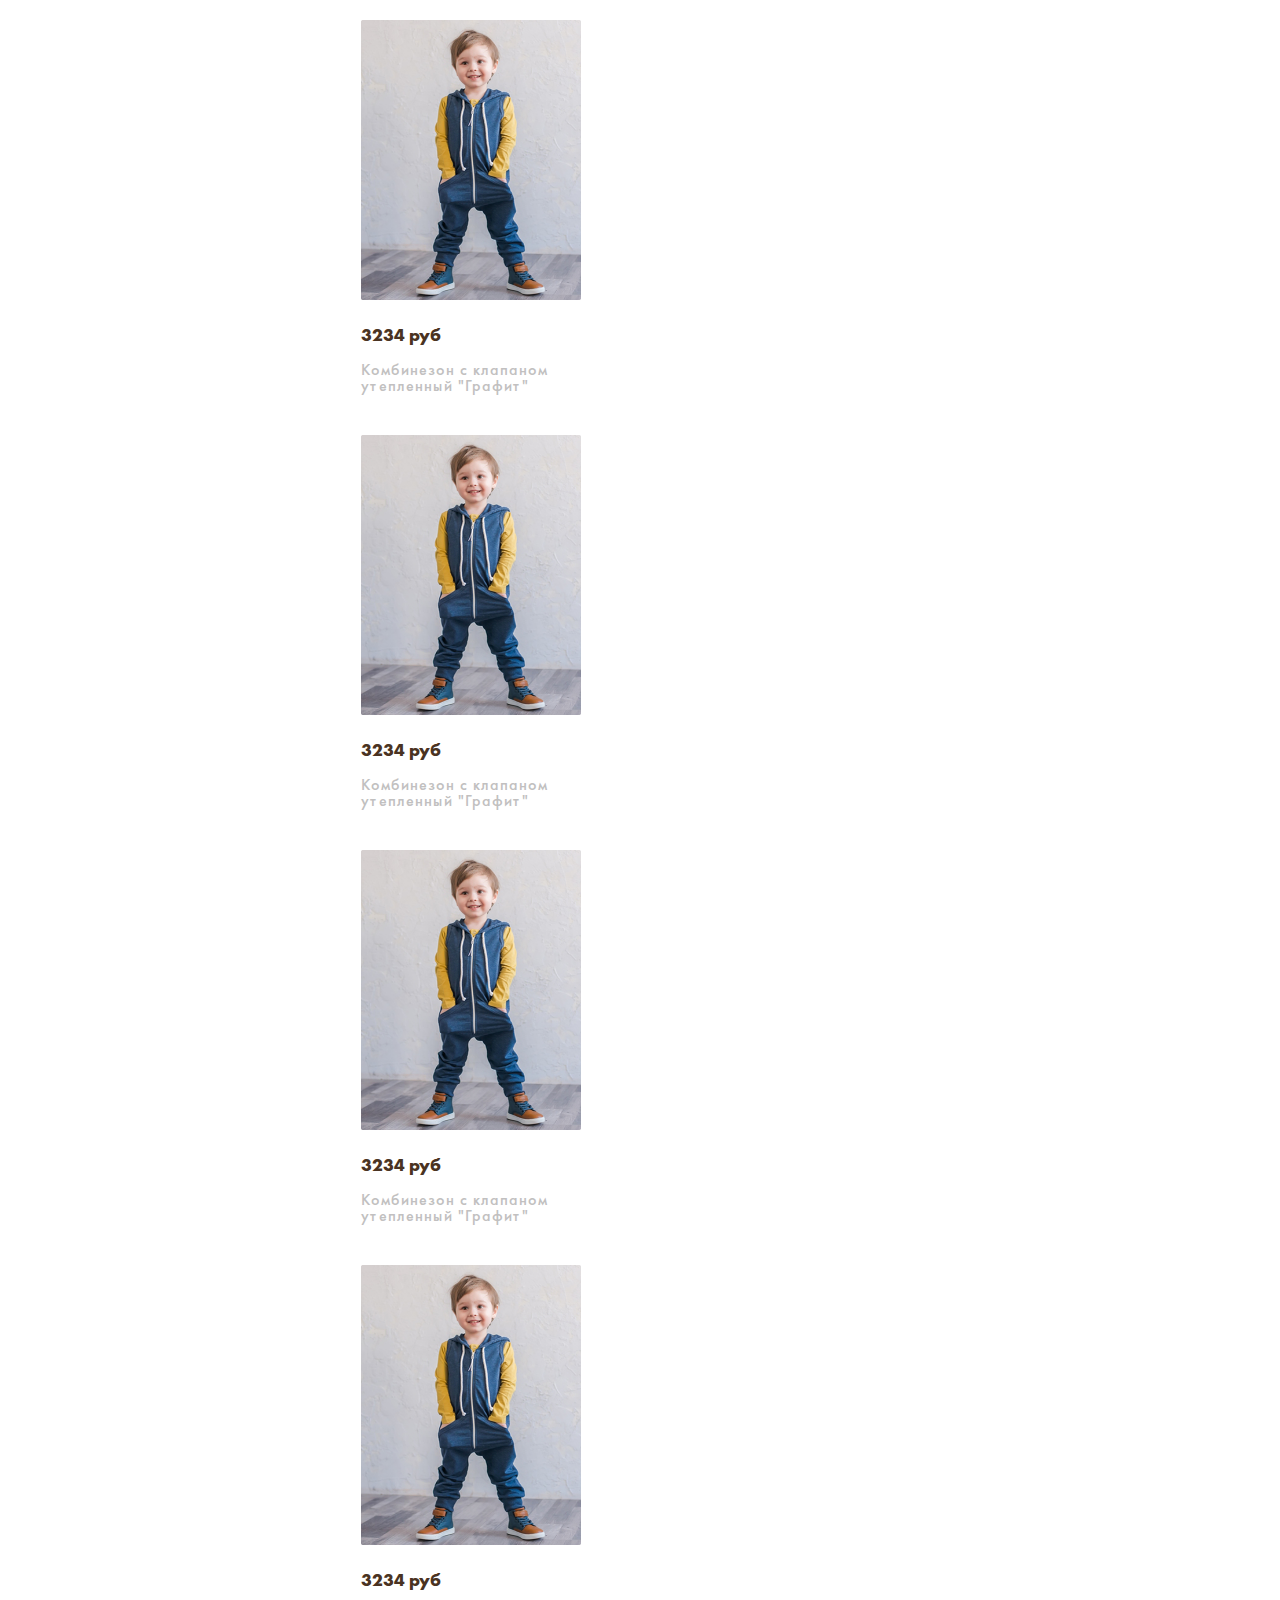
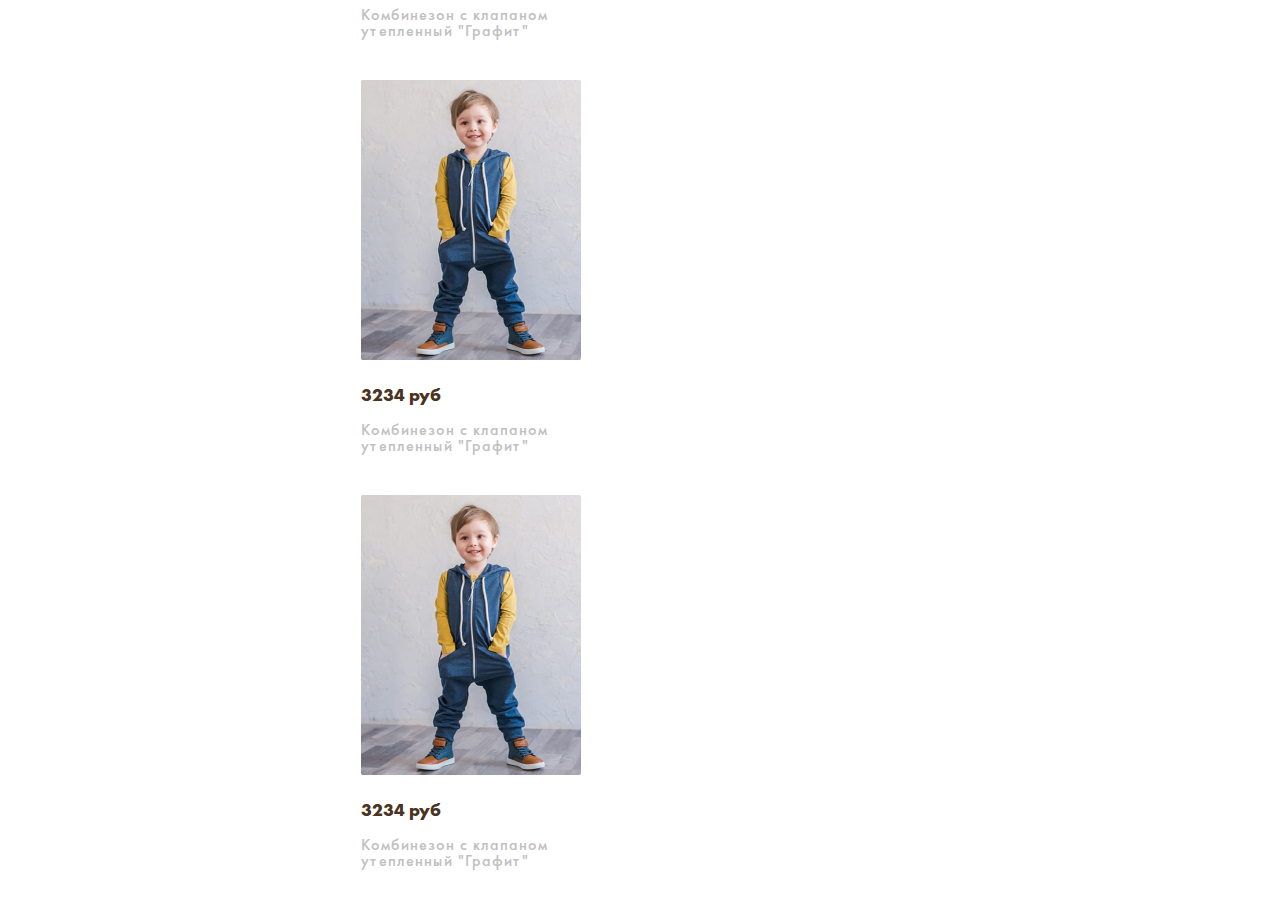
<file: pages/pc-favorites.html>
<!DOCTYPE html>
<html>
  <head>
    <meta charset="utf-8">
    <title>KombezZONE!</title>
    <meta name="viewport" content="width=device-width, initial-scale=1">
    <link rel="stylesheet" href="https://stackpath.bootstrapcdn.com/bootstrap/4.1.3/css/bootstrap.min.css" integrity="sha384-MCw98/SFnGE8fJT3GXwEOngsV7Zt27NXFoaoApmYm81iuXoPkFOJwJ8ERdknLPMO" crossorigin="anonymous">
    <link rel="stylesheet" href="https://use.fontawesome.com/releases/v5.4.2/css/all.css" integrity="sha384-/rXc/GQVaYpyDdyxK+ecHPVYJSN9bmVFBvjA/9eOB+pb3F2w2N6fc5qB9Ew5yIns" crossorigin="anonymous">
    <link rel="stylesheet" href="../scss/style.css">
    <link rel="stylesheet" href="../fonts/FuturaPT/stylesheet.css">
  </head>
  <body>
    <section id="pc_favorites_section">
      <div class="container">
        <div class="row">
          <div class="col-xs-12 col-sm-6 col-md-6 col-lg-4 col-xl-3">
            <div class="product_card">
              <div class="product_image">
                <img src="../images/product.png" alt="">
              </div>
              <div class="product_card_info">
                <div class="price_block">
                  <p class="price"><span class="price_number">3234</span> руб</p>            
                </div>
                <p class="short_description">Комбинезон с клапаном утепленный "Графит"</p>
              </div>
            </div>
          </div>
          <div class="col-xs-12 col-sm-6 col-md-6 col-lg-4 col-xl-3">
            <div class="product_card">
              <div class="product_image">
                <img src="../images/product.png" alt="">
              </div>
              <div class="product_card_info">
                <div class="price_block">
                  <p class="price"><span class="price_number">3234</span> руб</p>
                </div>
                <p class="short_description">Комбинезон с клапаном утепленный "Графит"</p>
              </div>
            </div>
          </div>
          <div class="col-xs-12 col-sm-6 col-md-6 col-lg-4 col-xl-3">
            <div class="product_card">
              <div class="product_image">
                <img src="../images/product.png" alt="">
              </div>
              <div class="product_card_info">
                <div class="price_block">
                  <p class="price"><span class="price_number">3234</span> руб</p>            
                </div>
                <p class="short_description">Комбинезон с клапаном утепленный "Графит"</p>
              </div>
            </div>
          </div>
          <div class="col-xs-12 col-sm-6 col-md-6 col-lg-4 col-xl-3">
            <div class="product_card">
              <div class="product_image">
                <img src="../images/product.png" alt="">
              </div>
              <div class="product_card_info">
                <div class="price_block">
                  <p class="price"><span class="price_number">3234</span> руб</p>            
                </div>
                <p class="short_description">Комбинезон с клапаном утепленный "Графит"</p>
              </div>
            </div>
          </div>
          <div class="col-xs-12 col-sm-6 col-md-6 col-lg-4 col-xl-3">
            <div class="product_card">
              <div class="product_image">
                <img src="../images/product.png" alt="">
              </div>
              <div class="product_card_info">
                <div class="price_block">
                  <p class="price"><span class="price_number">3234</span> руб</p>            
                </div>
                <p class="short_description">Комбинезон с клапаном утепленный "Графит"</p>
              </div>
            </div>
          </div>
          <div class="col-xs-12 col-sm-6 col-md-6 col-lg-4 col-xl-3">
            <div class="product_card">
              <div class="product_image">
                <img src="../images/product.png" alt="">
              </div>
              <div class="product_card_info">
                <div class="price_block">
                  <p class="price"><span class="price_number">3234</span> руб</p>            
                </div>
                <p class="short_description">Комбинезон с клапаном утепленный "Графит"</p>
              </div>
            </div>
          </div>
        </div>
      </div>


    </section>
  </body>
</html>
</file>
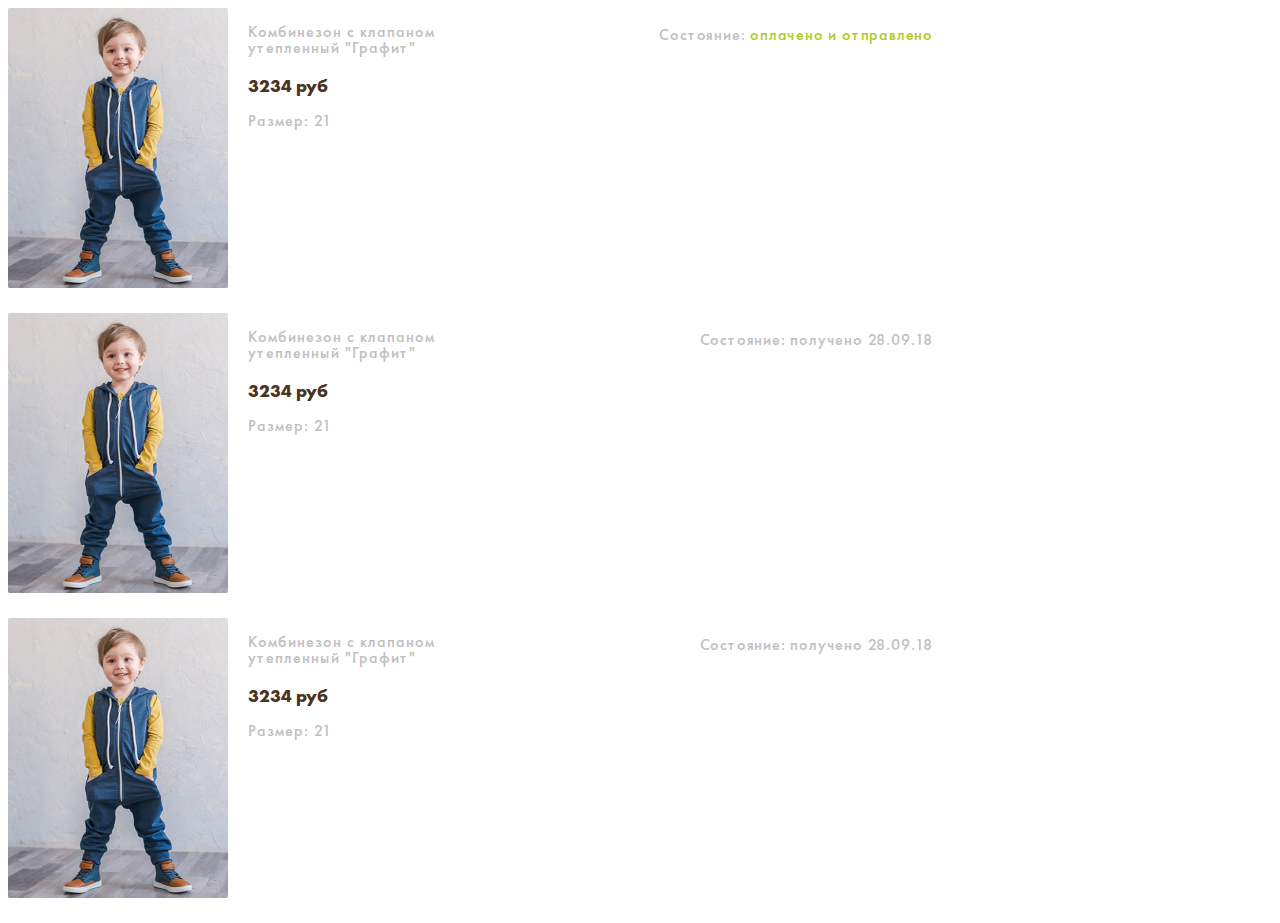
<file: pages/pc-history.html>
<!DOCTYPE html>
<html>
  <head>
    <meta charset="utf-8">
    <title>KombezZONE!</title>
    <meta name="viewport" content="width=device-width, initial-scale=1">
    <link rel="stylesheet" href="https://stackpath.bootstrapcdn.com/bootstrap/4.1.3/css/bootstrap.min.css" integrity="sha384-MCw98/SFnGE8fJT3GXwEOngsV7Zt27NXFoaoApmYm81iuXoPkFOJwJ8ERdknLPMO" crossorigin="anonymous">
    <link rel="stylesheet" href="https://use.fontawesome.com/releases/v5.4.2/css/all.css" integrity="sha384-/rXc/GQVaYpyDdyxK+ecHPVYJSN9bmVFBvjA/9eOB+pb3F2w2N6fc5qB9Ew5yIns" crossorigin="anonymous">
    <link rel="stylesheet" href="../scss/style.css">
    <link rel="stylesheet" href="../fonts/FuturaPT/stylesheet.css">
  </head>
  <body>
    <section id="pc_history_section">
      <div class="container">

        <div class="row">
          <div class="col-lg-12 col-md-12 col-sm-12 col-xs-12">

            <div class="product_card">
              <div class="product_image">
                <img src="../images/product.png" alt="">
              </div>
              <div class="product_card_info">
                <p class="short_description">Комбинезон с клапаном утепленный "Графит"</p>
                <p class="price"><span class="price_number">3234</span> руб</p>
                <p class="short_description size">Размер: <span>21</span></p>
              </div>
              <p class="status_text">Состояние: <span class="status_paid">оплачено и отправлено</span></p>
            </div>

            <div class="product_card">
              <div class="product_image">
                <img src="../images/product.png" alt="">
              </div>
              <div class="product_card_info">
                <p class="short_description">Комбинезон с клапаном утепленный "Графит"</p>
                <p class="price"><span class="price_number">3234</span> руб</p>
                <p class="short_description size">Размер: <span>21</span></p>
              </div>
              <p class="status_text">Состояние: <span class="status_received">получено 28.09.18</span></p>
            </div>

            <div class="product_card">
              <div class="product_image">
                <img src="../images/product.png" alt="">
              </div>
              <div class="product_card_info">
                <p class="short_description">Комбинезон с клапаном утепленный "Графит"</p>
                <p class="price"><span class="price_number">3234</span> руб</p>
                <p class="short_description size">Размер: <span>21</span></p>
              </div>
              <p class="status_text">Состояние: <span class="status_received">получено 28.09.18</span></p>
            </div>

          </div>
    
        </div>

      </div>

    </section>
  </body>
</html>
</file>
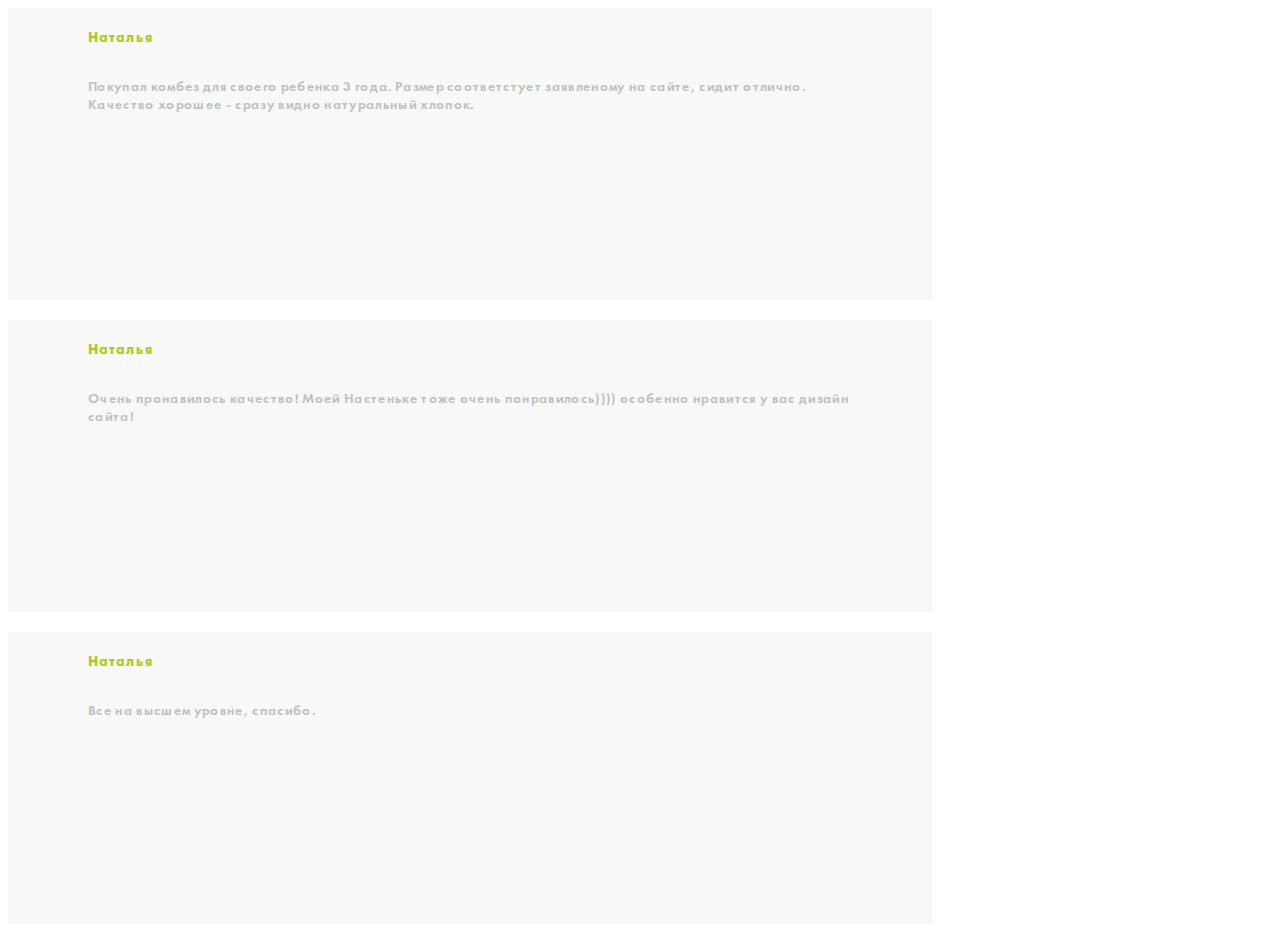
<file: pages/pc-my-comments.html>
<!DOCTYPE html>
<html>
  <head>
    <meta charset="utf-8">
    <title>KombezZONE!</title>
    <meta name="viewport" content="width=device-width, initial-scale=1">
    <link rel="stylesheet" href="https://stackpath.bootstrapcdn.com/bootstrap/4.1.3/css/bootstrap.min.css" integrity="sha384-MCw98/SFnGE8fJT3GXwEOngsV7Zt27NXFoaoApmYm81iuXoPkFOJwJ8ERdknLPMO" crossorigin="anonymous">
    <link rel="stylesheet" href="https://use.fontawesome.com/releases/v5.4.2/css/all.css" integrity="sha384-/rXc/GQVaYpyDdyxK+ecHPVYJSN9bmVFBvjA/9eOB+pb3F2w2N6fc5qB9Ew5yIns" crossorigin="anonymous">
    <link rel="stylesheet" href="../scss/style.css">
    <link rel="stylesheet" href="../fonts/FuturaPT/stylesheet.css">
  </head>
  <body>
    <section id="my_comments_section">
      <div class="container">    
          <div class="row">
            <div class="col-lg-6">
              <div class="comment_block">
                <h4 class="author">Наталья</h4>
                <p class="comment_text">Покупал комбез для своего ребенка 3 года. Размер соответстует заявленому на сайте, сидит отлично. Качество хорошее - сразу видно натуральный хлопок.</p>
              </div>
            </div>
            <div class="col-lg-6">
              <div class="comment_block">
                <h4 class="author">Наталья</h4>
                <p class="comment_text">Очень пронавилось качество! Моей Настеньке тоже очень понравилось)))) особенно нравится у вас дизайн сайта!</p>
              </div>
            </div>
            <div class="col-lg-6">
              <div class="comment_block">
                <h4 class="author">Наталья</h4>
                <p class="comment_text">Все на высшем уровне, спасибо.</p>
              </div>
            </div>
          </div>
      </div>
    </section>

  </body>
</html>
</file>
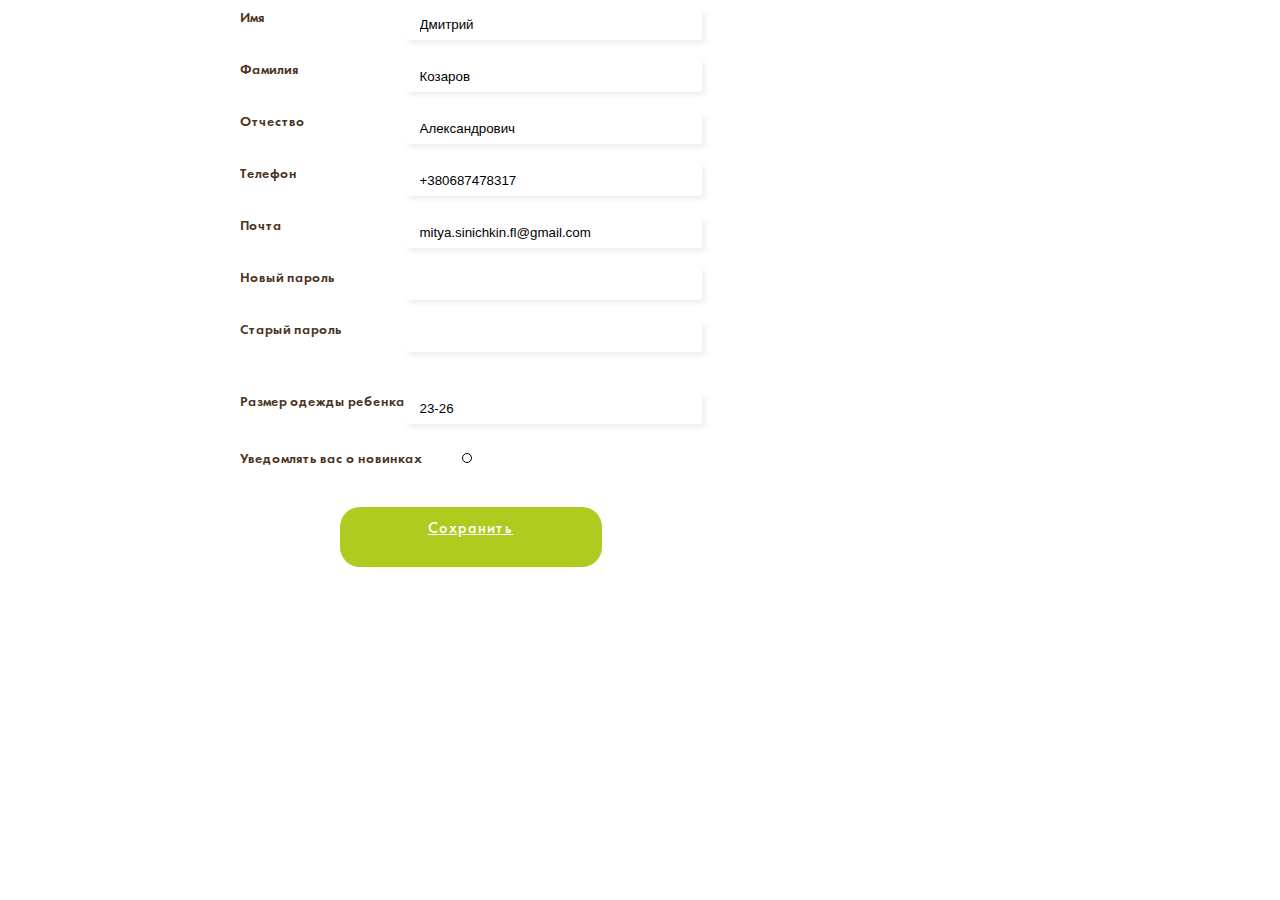
<file: pages/pc-settings.html>
<!DOCTYPE html>
<html>
  <head>
    <meta charset="utf-8">
    <title>KombezZONE!</title>
    <meta name="viewport" content="width=device-width, initial-scale=1">
    <link rel="stylesheet" href="https://stackpath.bootstrapcdn.com/bootstrap/4.1.3/css/bootstrap.min.css" integrity="sha384-MCw98/SFnGE8fJT3GXwEOngsV7Zt27NXFoaoApmYm81iuXoPkFOJwJ8ERdknLPMO" crossorigin="anonymous">
    <link rel="stylesheet" href="https://use.fontawesome.com/releases/v5.4.2/css/all.css" integrity="sha384-/rXc/GQVaYpyDdyxK+ecHPVYJSN9bmVFBvjA/9eOB+pb3F2w2N6fc5qB9Ew5yIns" crossorigin="anonymous">
    <link rel="stylesheet" href="../scss/style.css">
    <link rel="stylesheet" href="../fonts/FuturaPT/stylesheet.css">
  </head>
  <body>
    <section id="pc_settings_section">
      <div class="container">
        <div class="row">
          <div class="col-lg-12">
            <div class="settings_block">
              <div class="pc_info_block">
                <label for="castomer_name">Имя</label>
                <input type="text" class="input_style" id="name" value="Дмитрий">
              </div>
              <div class="pc_info_block">
                <label for="castomer_surname">Фамилия</label>
                <input type="text" class="input_style" id="surname" value="Козаров">
              </div>
              <div class="pc_info_block">
                <label for="castomer_patronymic">Отчество</label>
                <input type="text" class="input_style" id="patronymic" value="Александрович">
              </div>
              <div class="pc_info_block">
                <label for="phone">Телефон</label>
                <input type="tel" class="input_style" id="phone" value="+380687478317">
              </div>
              <div class="pc_info_block">
                <label for="email">Почта</label>
                <input type="email" class="input_style" id="email" value="mitya.sinichkin.fl@gmail.com">
              </div>
              <div class="pc_info_block">
                <label for="new_pass">Новый пароль</label>
                <input type="password" class="input_style" id="new_pass">
              </div>
              <div class="pc_info_block">
                <label for="pass">Старый пароль</label>
                <input type="password" class="input_style" id="pass">
              </div>
            </div>

            <div class="settings_block">
              <div class="pc_info_block">
                <label for="kid_size">Размер одежды ребенка</label>
                <input type="text" class="input_style" id="kid_size" value="23-26">
              </div>
              <div class="pc_info_block">
                <label class="notification_label">Уведомлять вас о новинках<input type="checkbox" id="notification"><span class="custom_checkbox"></span></label>
              </div>
            </div>

            <div class="row">
              <div class="col-lg-12">
                <div class="next_btn_block">
                  <a href="#" class="green_btn next_page_btn">Сохранить</a>
                </div>
              </div>
            </div>

          </div>
        </div>
      </div>
    </section>

  </body>
</html>
</file>
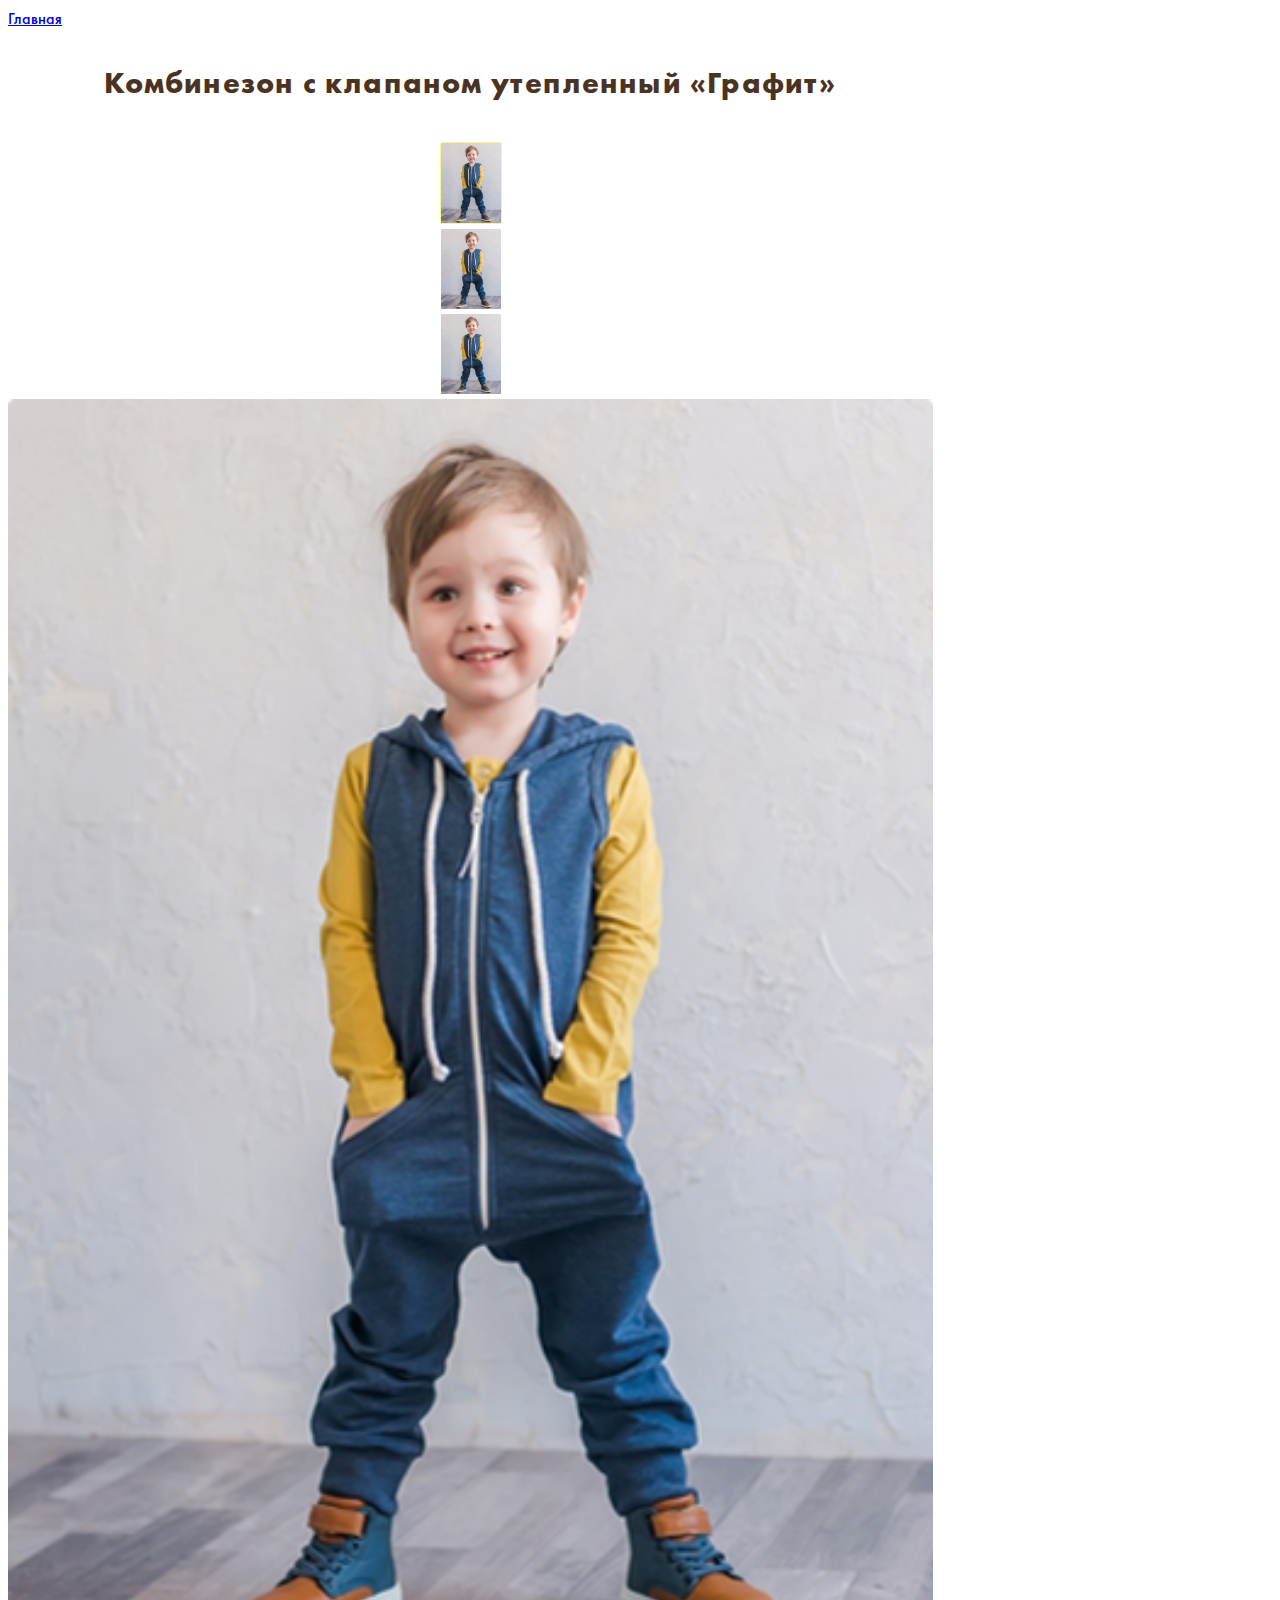
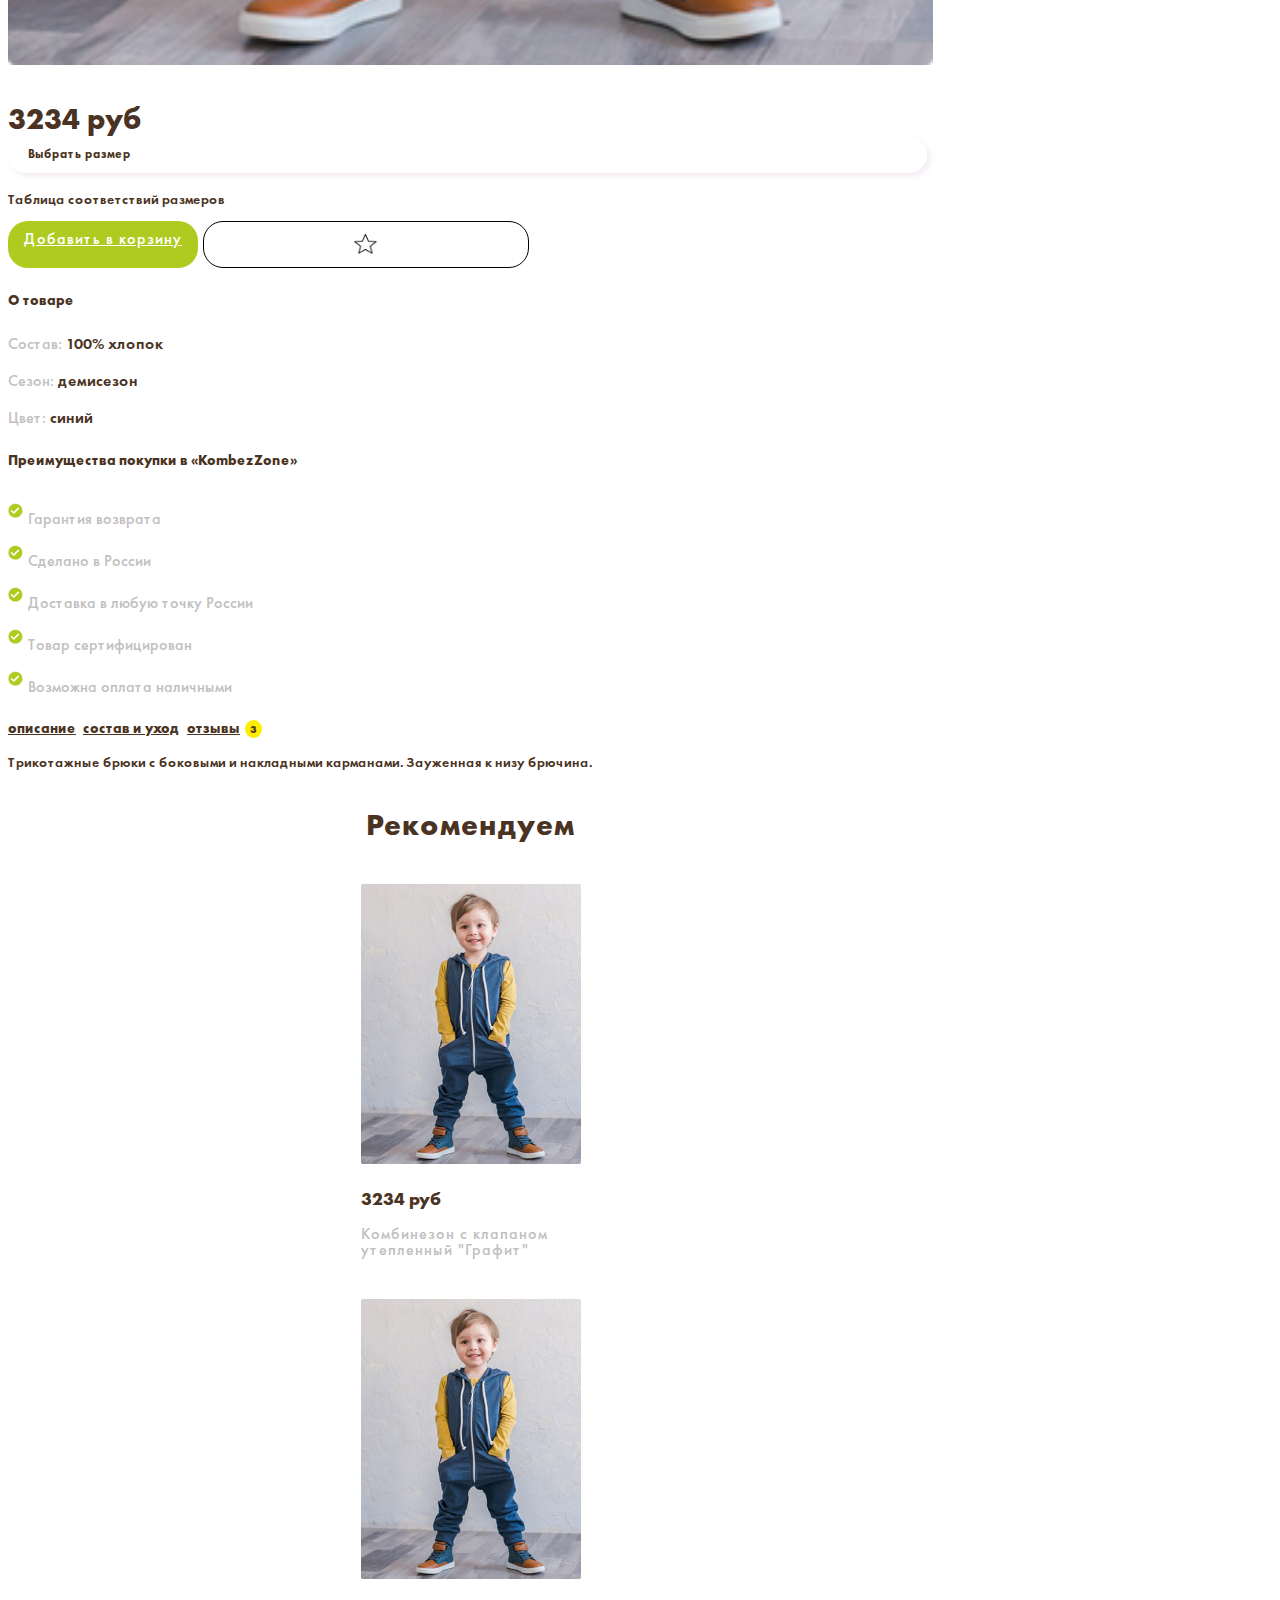
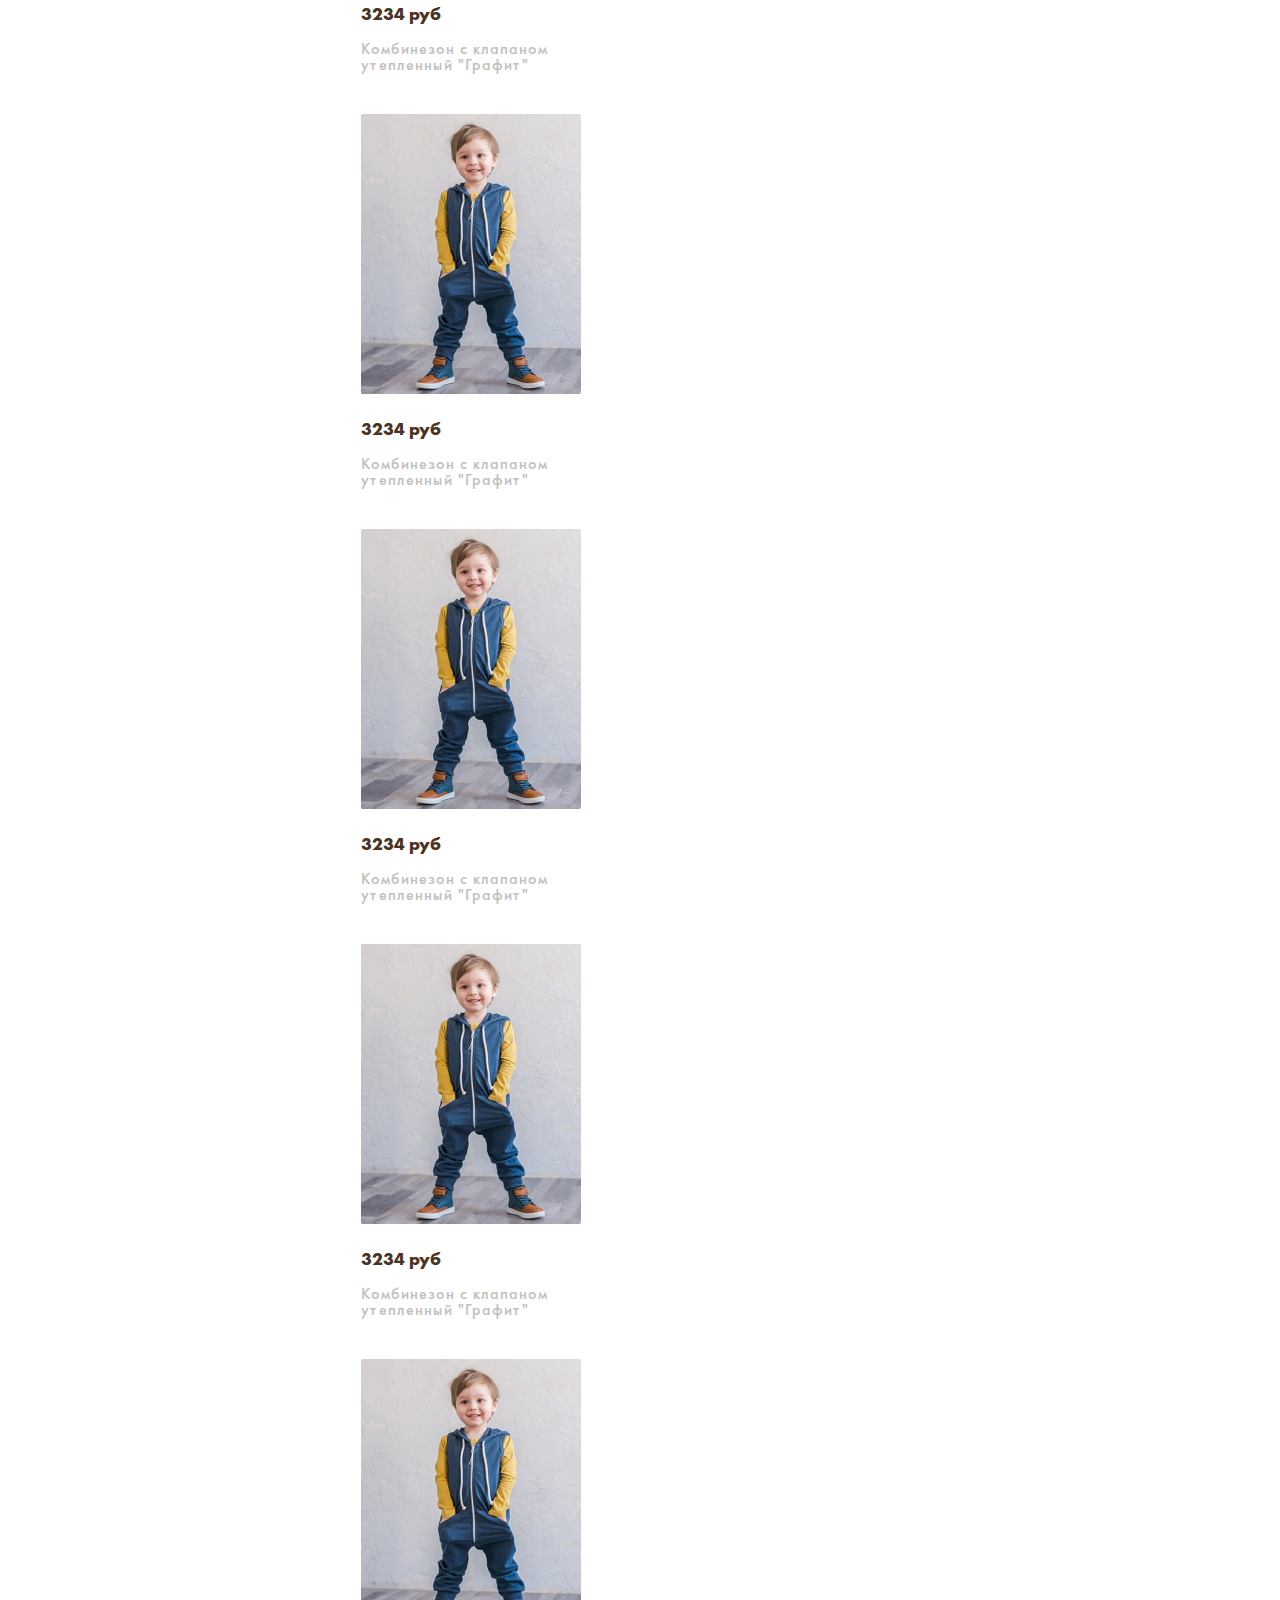
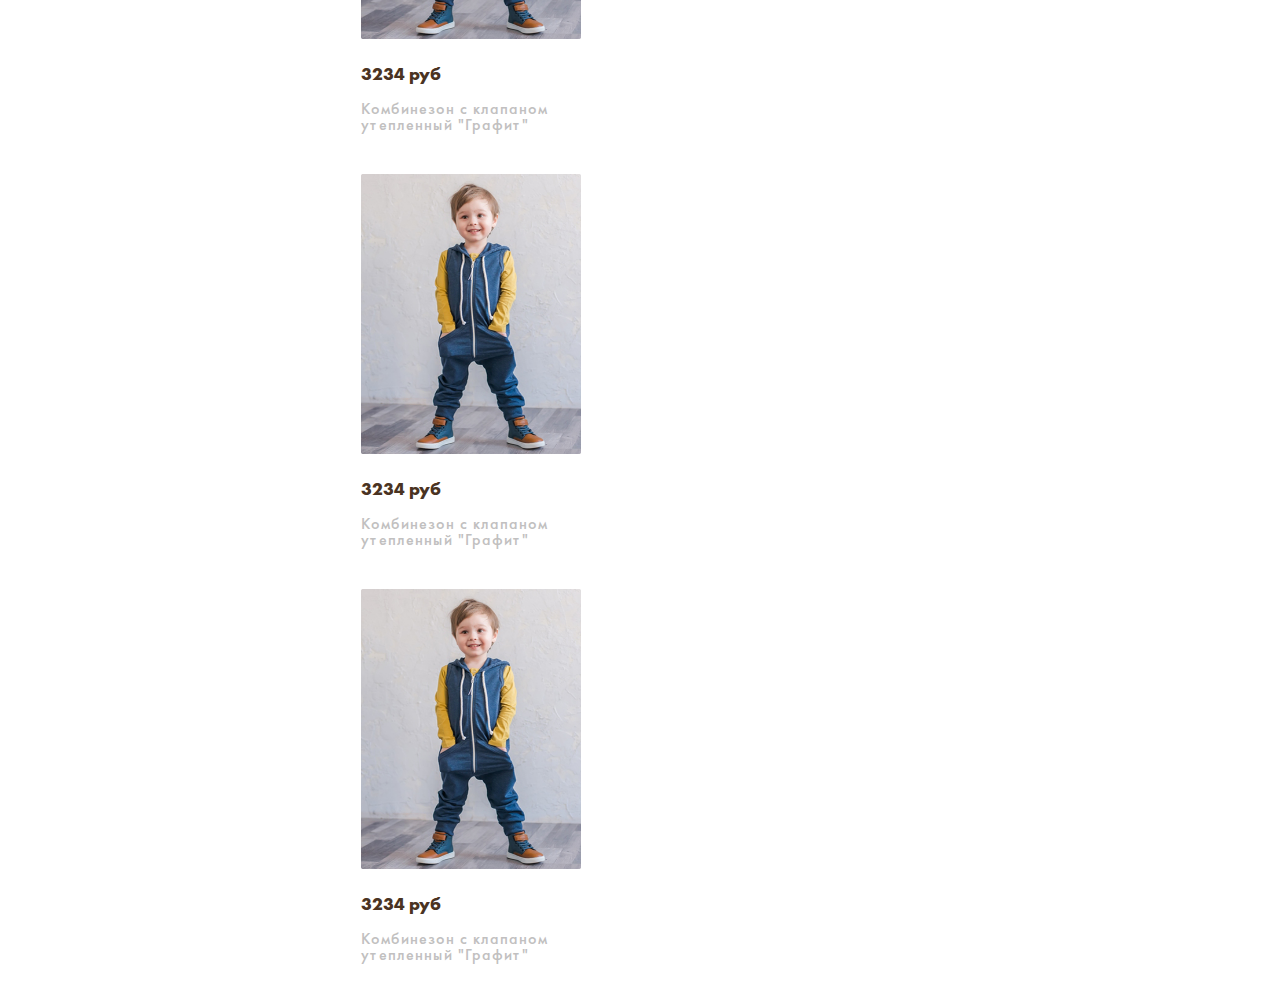
<file: pages/product-page.html>
<!DOCTYPE html>
<html>
  <head>
    <meta charset="utf-8">
    <title>KombezZONE!</title>
    <meta name="viewport" content="width=device-width, initial-scale=1">
    <link rel="stylesheet" href="https://stackpath.bootstrapcdn.com/bootstrap/4.1.3/css/bootstrap.min.css" integrity="sha384-MCw98/SFnGE8fJT3GXwEOngsV7Zt27NXFoaoApmYm81iuXoPkFOJwJ8ERdknLPMO" crossorigin="anonymous">
    <link rel="stylesheet" href="https://use.fontawesome.com/releases/v5.4.2/css/all.css" integrity="sha384-/rXc/GQVaYpyDdyxK+ecHPVYJSN9bmVFBvjA/9eOB+pb3F2w2N6fc5qB9Ew5yIns" crossorigin="anonymous">
    <link rel="stylesheet" href="../scss/style.css">
    <link rel="stylesheet" href="../fonts/FuturaPT/stylesheet.css">
  </head>
  <body>
	
	<section id="product_section">
		<div class="container">
			
				
				<div class="row">
					<div class="col-lg-12">
						<div class="breadcrumbs">
  							<a href="#" class="first_menu">Главная</a>
  						</div>
					</div>
				</div>

				<div class="row">
  					<div class="col-lg-12">
  						<h1 class="section_title">Комбинезон с клапаном утепленный «Графит»</h1>
  					</div>
  				</div>

  				<div class="row">
  					<div class="col-lg-1 col-md-2 col-sm-4 col-xs-12">
  						<div class="product_photos">
  							<div class="photo selected_photo">
  								<img src="../images/product.png" alt="">
  							</div>
  							<div class="photo">
  								<img src="../images/product.png" alt="">
  							</div>
  							<div class="photo">
  								<img src="../images/product.png" alt="">
  							</div>
  						</div>
  					</div>
  					<div class="col-lg-5 col-md-5 col-sm-8 col-xs-12">
  						<div class="big_photo">
  							<img src="../images/product.png" alt="">
  						</div>
  					</div>
  					<div class="col-lg-4 col-md-5 col-sm-12 col-xs-12">
  						<div class="product_info">
  							<p class="price"><span class="price_number">3234</span> руб</p>
  							<div class="filter">
  								<p class="filter_text">Выбрать размер</p>
  								<i class="fa fa-chevron-down"></i>
  							</div>
  							<a href="#" class="first_menu">Таблица соответствий размеров</a>
  							<div class="buttons_block">
  								<a href="#" class="green_btn">Добавить в корзину</a>
								<a href="#" class="favorites"><img src="../images/white-star.png" alt=""></a>
  							</div>
  							<div class="about">
  								<h5 class="title">О товаре</h5>
  								<p class="feature">Состав: <span class="value">100% хлопок</span></p>
  								<p class="feature">Сезон: <span class="value">демисезон</span></p>
  								<p class="feature">Цвет: <span class="value">синий</span></p>
  							</div>
  							<div class="advantages">
  								<h5 class="title">Преимущества покупки в «KombezZone»</h5>
  								<div class="adv_list">
  									<div class="adv_item">
  										<img src="../images/checkmark.png" alt="">
  										<p class="feature">Гарантия возврата</p>
  									</div>
  									<div class="adv_item">
  										<img src="../images/checkmark.png" alt="">
  										<p class="feature">Сделано в России</p>
  									</div>
  									<div class="adv_item">
  										<img src="../images/checkmark.png" alt="">
  										<p class="feature">Доставка в любую точку России</p>
  									</div>
  									<div class="adv_item">
  										<img src="../images/checkmark.png" alt="">
  										<p class="feature">Товар сертифицирован</p>
  									</div>
  									<div class="adv_item">
  										<img src="../images/checkmark.png" alt="">
  										<p class="feature">Возможна оплата наличными</p>
  									</div>
  								</div>
  							</div>
  							<div class="switches">
  								<ul class="menu">
				            <li class="menu_item"><a href="#">описание</a></li>
				            <li class="menu_item"><a href="#">состав и уход</a></li>
				            <li class="menu_item"><a href="#">отзывы</a><span class="com_number">3</span></li>
				          </ul>
  							</div>
  						</div>
  					</div>
  				</div>

  				<div class="row">
  					<div class="col-lg-12">
  						<p class="full_description">Трикотажные брюки с боковыми и накладными карманами. Зауженная к низу брючина.</p>
  					</div>
  				</div>

  				<div class="row">
  					<div class="col-lg-12">
  						<h1 class="section_title">Рекомендуем</h1>
  					</div>
  				</div>

  				<div class="row">
  					<div class="col-xs-12 col-sm-6 col-md-6 col-lg-4 col-xl-3">
  						<div class="product_card">
  							<div class="product_image">
  								<img src="../images/product.png" alt="">
  							</div>
  							<div class="product_card_info">
  								<p class="price"><span class="price_number">3234</span> руб</p>
  								<p class="short_description">Комбинезон с клапаном утепленный "Графит"</p>
  							</div>
  						</div>
  					</div>
  					<div class="col-xs-12 col-sm-6 col-md-6 col-lg-4 col-xl-3">
  						<div class="product_card">
  							<div class="product_image">
  								<img src="../images/product.png" alt="">
  							</div>
  							<div class="product_card_info">
  								<p class="price"><span class="price_number">3234</span> руб</p>
  								<p class="short_description">Комбинезон с клапаном утепленный "Графит"</p>
  							</div>
  						</div>
  					</div>
  					<div class="col-xs-12 col-sm-6 col-md-6 col-lg-4 col-xl-3">
  						<div class="product_card">
  							<div class="product_image">
  								<img src="../images/product.png" alt="">
  							</div>
  							<div class="product_card_info">
  								<p class="price"><span class="price_number">3234</span> руб</p>
  								<p class="short_description">Комбинезон с клапаном утепленный "Графит"</p>
  							</div>
  						</div>
  					</div>
  					<div class="col-xs-12 col-sm-6 col-md-6 col-lg-4 col-xl-3">
  						<div class="product_card">
  							<div class="product_image">
  								<img src="../images/product.png" alt="">
  							</div>
  							<div class="product_card_info">
  								<p class="price"><span class="price_number">3234</span> руб</p>
  								<p class="short_description">Комбинезон с клапаном утепленный "Графит"</p>
  							</div>
  						</div>
  					</div>
  					<div class="col-xs-12 col-sm-6 col-md-6 col-lg-4 col-xl-3">
  						<div class="product_card">
  							<div class="product_image">
  								<img src="../images/product.png" alt="">
  							</div>
  							<div class="product_card_info">
  								<p class="price"><span class="price_number">3234</span> руб</p>
  								<p class="short_description">Комбинезон с клапаном утепленный "Графит"</p>
  							</div>
  						</div>
  					</div>
  					<div class="col-xs-12 col-sm-6 col-md-6 col-lg-4 col-xl-3">
  						<div class="product_card">
  							<div class="product_image">
  								<img src="../images/product.png" alt="">
  							</div>
  							<div class="product_card_info">
  								<p class="price"><span class="price_number">3234</span> руб</p>
  								<p class="short_description">Комбинезон с клапаном утепленный "Графит"</p>
  							</div>
  						</div>
  					</div>
  					<div class="col-xs-12 col-sm-6 col-md-6 col-lg-4 col-xl-3">
  						<div class="product_card">
  							<div class="product_image">
  								<img src="../images/product.png" alt="">
  							</div>
  							<div class="product_card_info">
  								<p class="price"><span class="price_number">3234</span> руб</p>
  								<p class="short_description">Комбинезон с клапаном утепленный "Графит"</p>
  							</div>
  						</div>
  					</div>
  					<div class="col-xs-12 col-sm-6 col-md-6 col-lg-4 col-xl-3">
  						<div class="product_card">
  							<div class="product_image">
  								<img src="../images/product.png" alt="">
  							</div>
  							<div class="product_card_info">
  								<p class="price"><span class="price_number">3234</span> руб</p>
  								<p class="short_description">Комбинезон с клапаном утепленный "Графит"</p>
  							</div>
  						</div>
  					</div>
  				</div>

		</div>

	</section>

  </body>
</html>
</file>
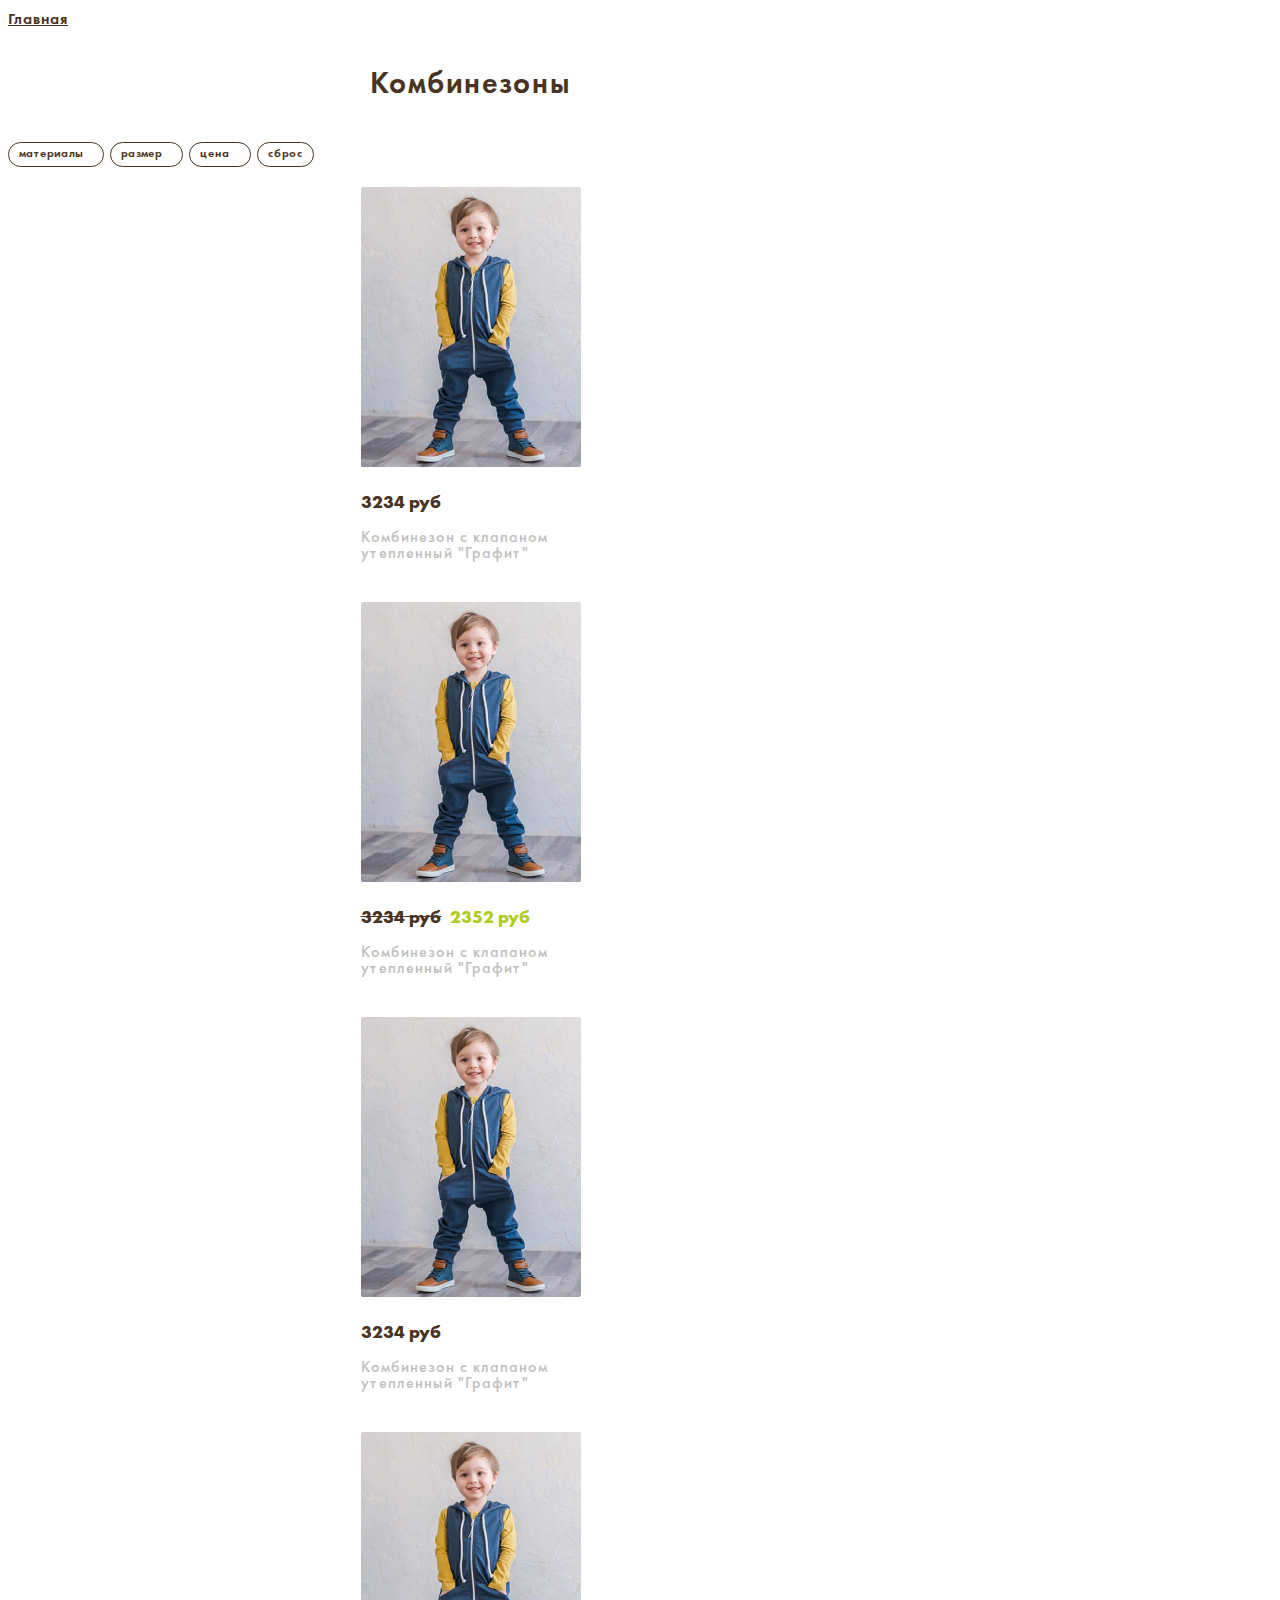
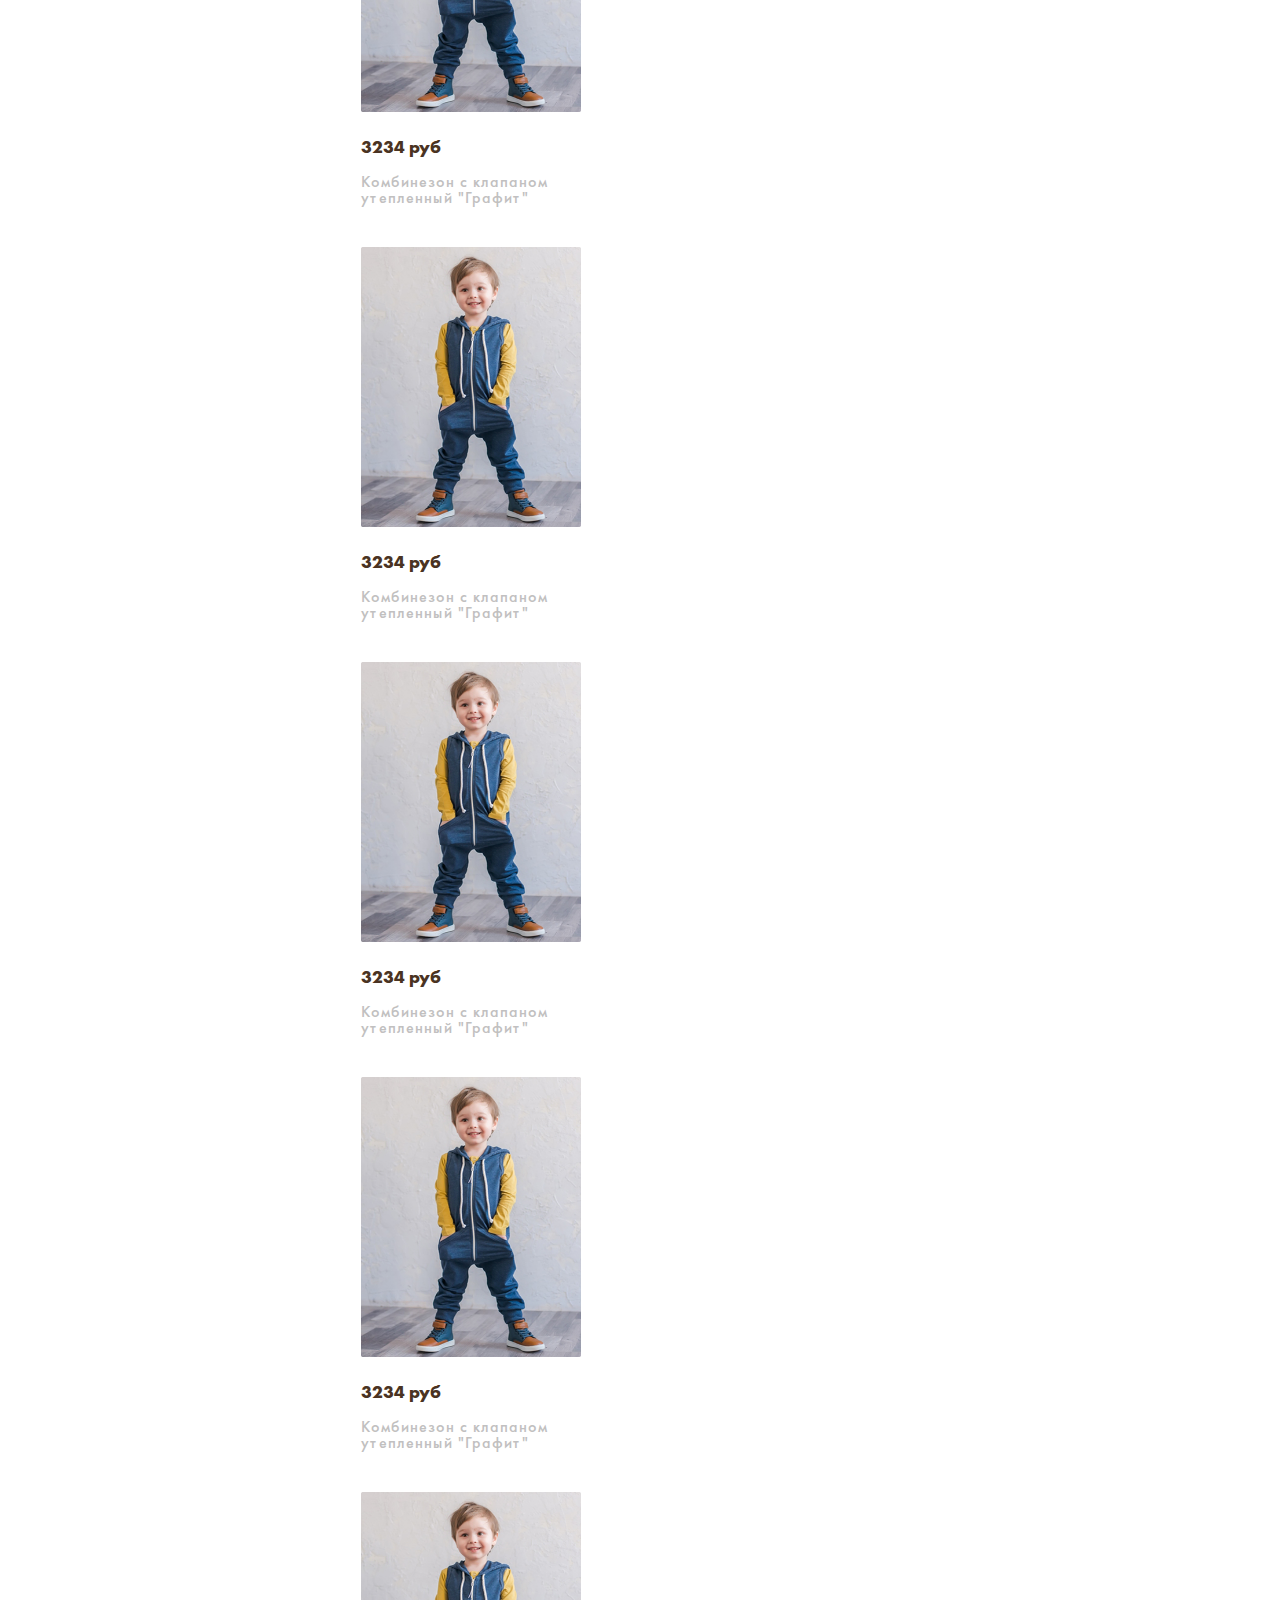
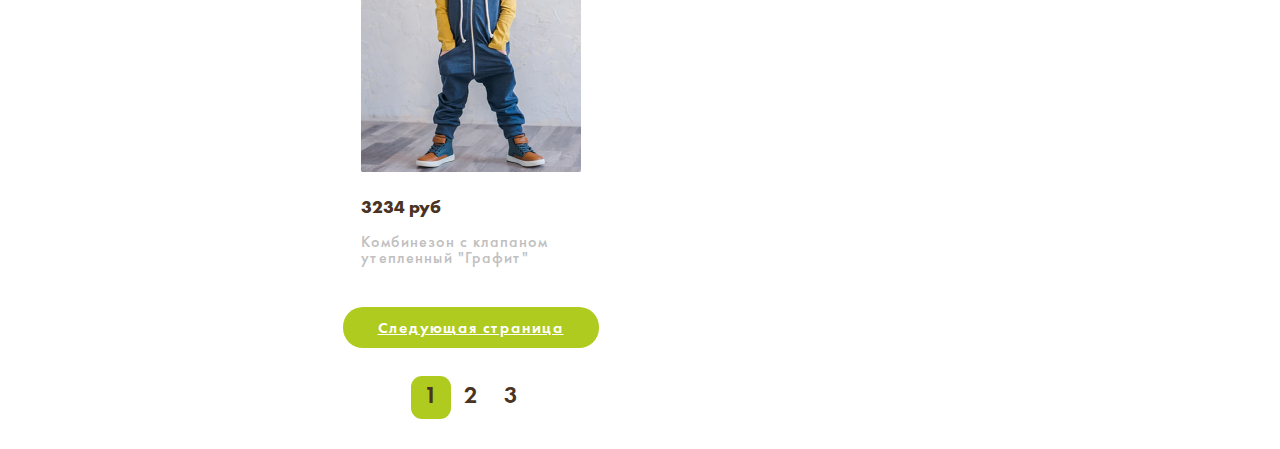
<file: pages/products.html>
<!DOCTYPE html>
<html>
  <head>
    <meta charset="utf-8">
    <title>KombezZONE!</title>
    <meta name="viewport" content="width=device-width, initial-scale=1">
    <link rel="stylesheet" href="https://stackpath.bootstrapcdn.com/bootstrap/4.1.3/css/bootstrap.min.css" integrity="sha384-MCw98/SFnGE8fJT3GXwEOngsV7Zt27NXFoaoApmYm81iuXoPkFOJwJ8ERdknLPMO" crossorigin="anonymous">
    <link rel="stylesheet" href="https://use.fontawesome.com/releases/v5.4.2/css/all.css" integrity="sha384-/rXc/GQVaYpyDdyxK+ecHPVYJSN9bmVFBvjA/9eOB+pb3F2w2N6fc5qB9Ew5yIns" crossorigin="anonymous">
    <link rel="stylesheet" href="../scss/style.css">
    <link rel="stylesheet" href="../fonts/FuturaPT/stylesheet.css">
  </head>
  <body>
  	<section id="products">

  		<div class="container">
  			
  				<div class="row">
  					<div class="col-lg-12">
  						<div class="breadcrumbs">
  							<a href="#" class="first_menu">Главная</a>
  						</div>	
  					</div>
  				</div>
  				<div class="row">
  					<div class="col-lg-12">
  						<h1 class="section_title">Комбинезоны</h1>
  					</div>
  				</div>
  				<div class="row">
  					<div class="col-lg-12">
  						<div class="filters_block">
  							<div class="filter">
  								<p class="filter_text">материалы</p>
  								<i class="fa fa-chevron-down"></i>
  							</div>
  							<div class="filter">
  								<p class="filter_text">размер</p>
  								<i class="fa fa-chevron-down"></i>
  							</div>
  							<div class="filter">
  								<p class="filter_text">цена</p>
  								<i class="fa fa-chevron-down"></i>
  							</div>
  							<div class="filter">
  								<p class="filter_text">сброс</p>
  							</div>
  						</div>
  					</div>
  				</div>

  				<div class="row">
  					<div class="col-xs-12 col-sm-6 col-md-6 col-lg-4 col-xl-3">
              <div class="product_card">
                <div class="product_image">
                  <img src="../images/product.png" alt="">
                </div>
                <div class="product_card_info">
                  <div class="price_block">
                    <p class="price"><span class="price_number">3234</span> руб</p>            
                  </div>
                  <p class="short_description">Комбинезон с клапаном утепленный "Графит"</p>
                </div>
              </div>
            </div>
  					<div class="col-xs-12 col-sm-6 col-md-6 col-lg-4 col-xl-3">
  						<div class="product_card">
  							<div class="product_image">
  								<img src="../images/product.png" alt="">
  							</div>
  							<div class="product_card_info">
                  <div class="price_block">
                    <p class="price old_price"><span class="price_number">3234</span> руб</p><p class="new_price"><span class="price_number">2352</span> руб</p>             
                  </div>
                  <p class="short_description">Комбинезон с клапаном утепленный "Графит"</p>
  							</div>
  						</div>
  					</div>
  					<div class="col-xs-12 col-sm-6 col-md-6 col-lg-4 col-xl-3">
              <div class="product_card">
                <div class="product_image">
                  <img src="../images/product.png" alt="">
                </div>
                <div class="product_card_info">
                  <div class="price_block">
                    <p class="price"><span class="price_number">3234</span> руб</p>            
                  </div>
                  <p class="short_description">Комбинезон с клапаном утепленный "Графит"</p>
                </div>
              </div>
            </div>
  					<div class="col-xs-12 col-sm-6 col-md-6 col-lg-4 col-xl-3">
              <div class="product_card">
                <div class="product_image">
                  <img src="../images/product.png" alt="">
                </div>
                <div class="product_card_info">
                  <div class="price_block">
                    <p class="price"><span class="price_number">3234</span> руб</p>            
                  </div>
                  <p class="short_description">Комбинезон с клапаном утепленный "Графит"</p>
                </div>
              </div>
            </div>
  					<div class="col-xs-12 col-sm-6 col-md-6 col-lg-4 col-xl-3">
              <div class="product_card">
                <div class="product_image">
                  <img src="../images/product.png" alt="">
                </div>
                <div class="product_card_info">
                  <div class="price_block">
                    <p class="price"><span class="price_number">3234</span> руб</p>            
                  </div>
                  <p class="short_description">Комбинезон с клапаном утепленный "Графит"</p>
                </div>
              </div>
            </div>
  					<div class="col-xs-12 col-sm-6 col-md-6 col-lg-4 col-xl-3">
              <div class="product_card">
                <div class="product_image">
                  <img src="../images/product.png" alt="">
                </div>
                <div class="product_card_info">
                  <div class="price_block">
                    <p class="price"><span class="price_number">3234</span> руб</p>            
                  </div>
                  <p class="short_description">Комбинезон с клапаном утепленный "Графит"</p>
                </div>
              </div>
            </div>
  					<div class="col-xs-12 col-sm-6 col-md-6 col-lg-4 col-xl-3">
              <div class="product_card">
                <div class="product_image">
                  <img src="../images/product.png" alt="">
                </div>
                <div class="product_card_info">
                  <div class="price_block">
                    <p class="price"><span class="price_number">3234</span> руб</p>            
                  </div>
                  <p class="short_description">Комбинезон с клапаном утепленный "Графит"</p>
                </div>
              </div>
            </div>
  					<div class="col-xs-12 col-sm-6 col-md-6 col-lg-4 col-xl-3">
              <div class="product_card">
                <div class="product_image">
                  <img src="../images/product.png" alt="">
                </div>
                <div class="product_card_info">
                  <div class="price_block">
                    <p class="price"><span class="price_number">3234</span> руб</p>            
                  </div>
                  <p class="short_description">Комбинезон с клапаном утепленный "Графит"</p>
                </div>
              </div>
            </div>
          </div>

  				<div class="row">
  					<div class="col-lg-12">
  						<div class="next_btn_block">
  							<a href="#" class="green_btn next_page_btn">Следующая страница</a>
  						</div>
  					</div>
  				</div>

  				<div class="row">
  					<div class="col-lg-12">
  						<div class="page_navigation">
  							<i class="fa fa-angle-left left_arrow"></i>
  							<div class="pages">
  								<div class="page_item selected_page">
  									1
  								</div>
  								<div class="page_item">
  									2
  								</div>
  								<div class="page_item">
  									3
  								</div>
  							</div>
  							<i class="fa fa-angle-right right_arrow"></i>
  						</div>
  					</div>
  				</div>

  			
  		</div>

  	</section>

  </body>
</html>
</file>
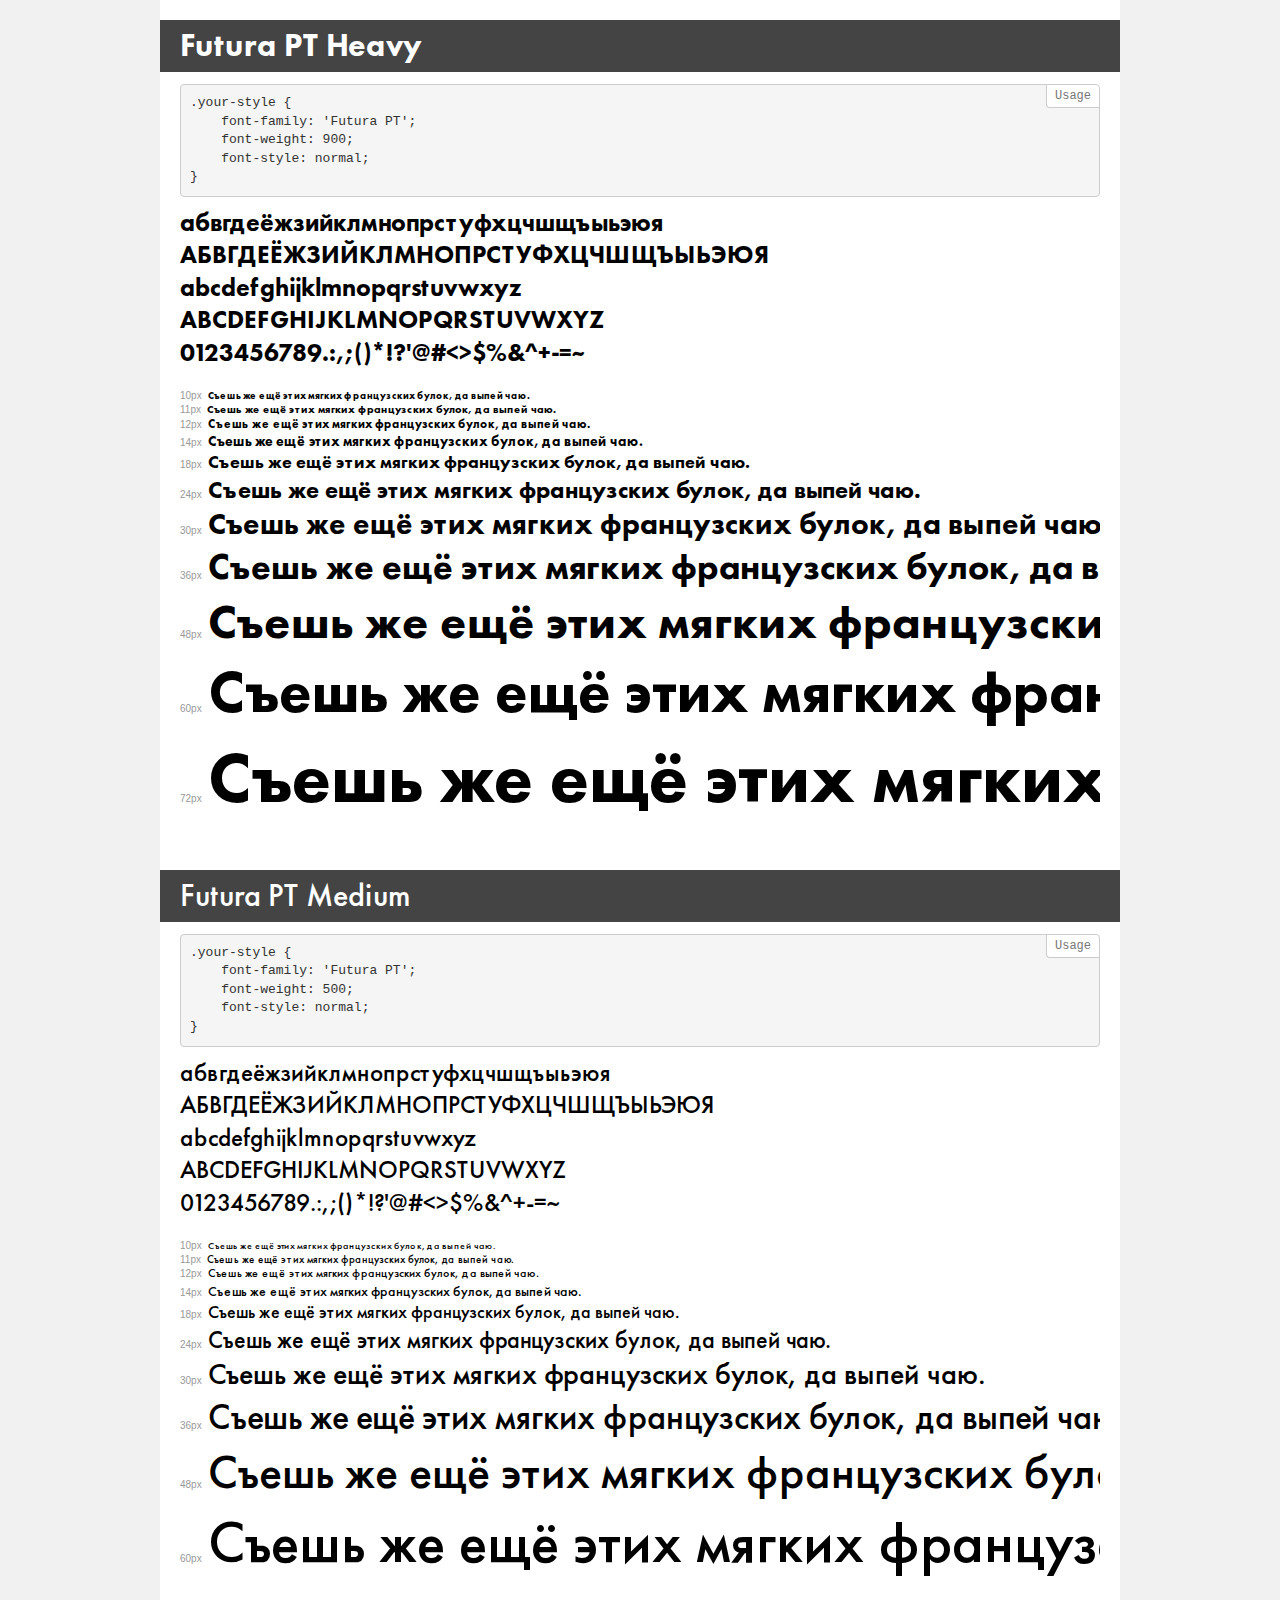
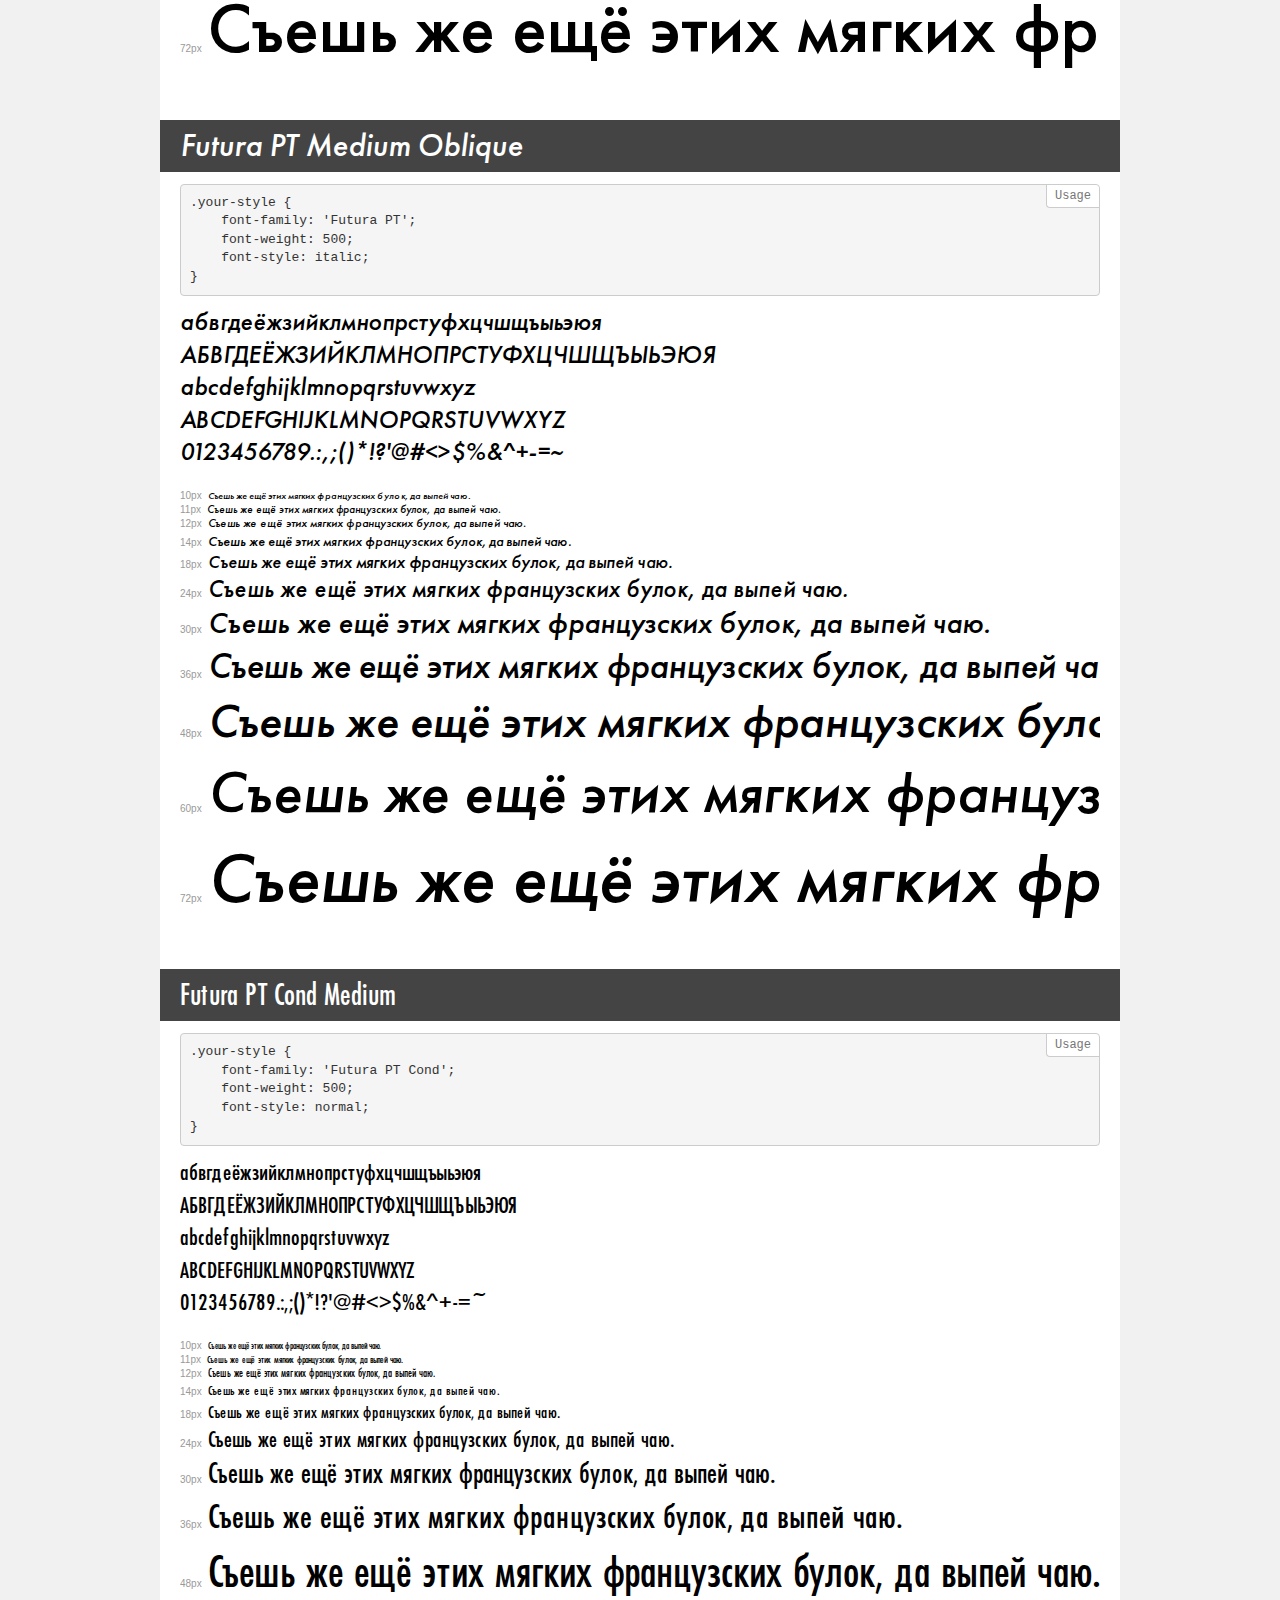
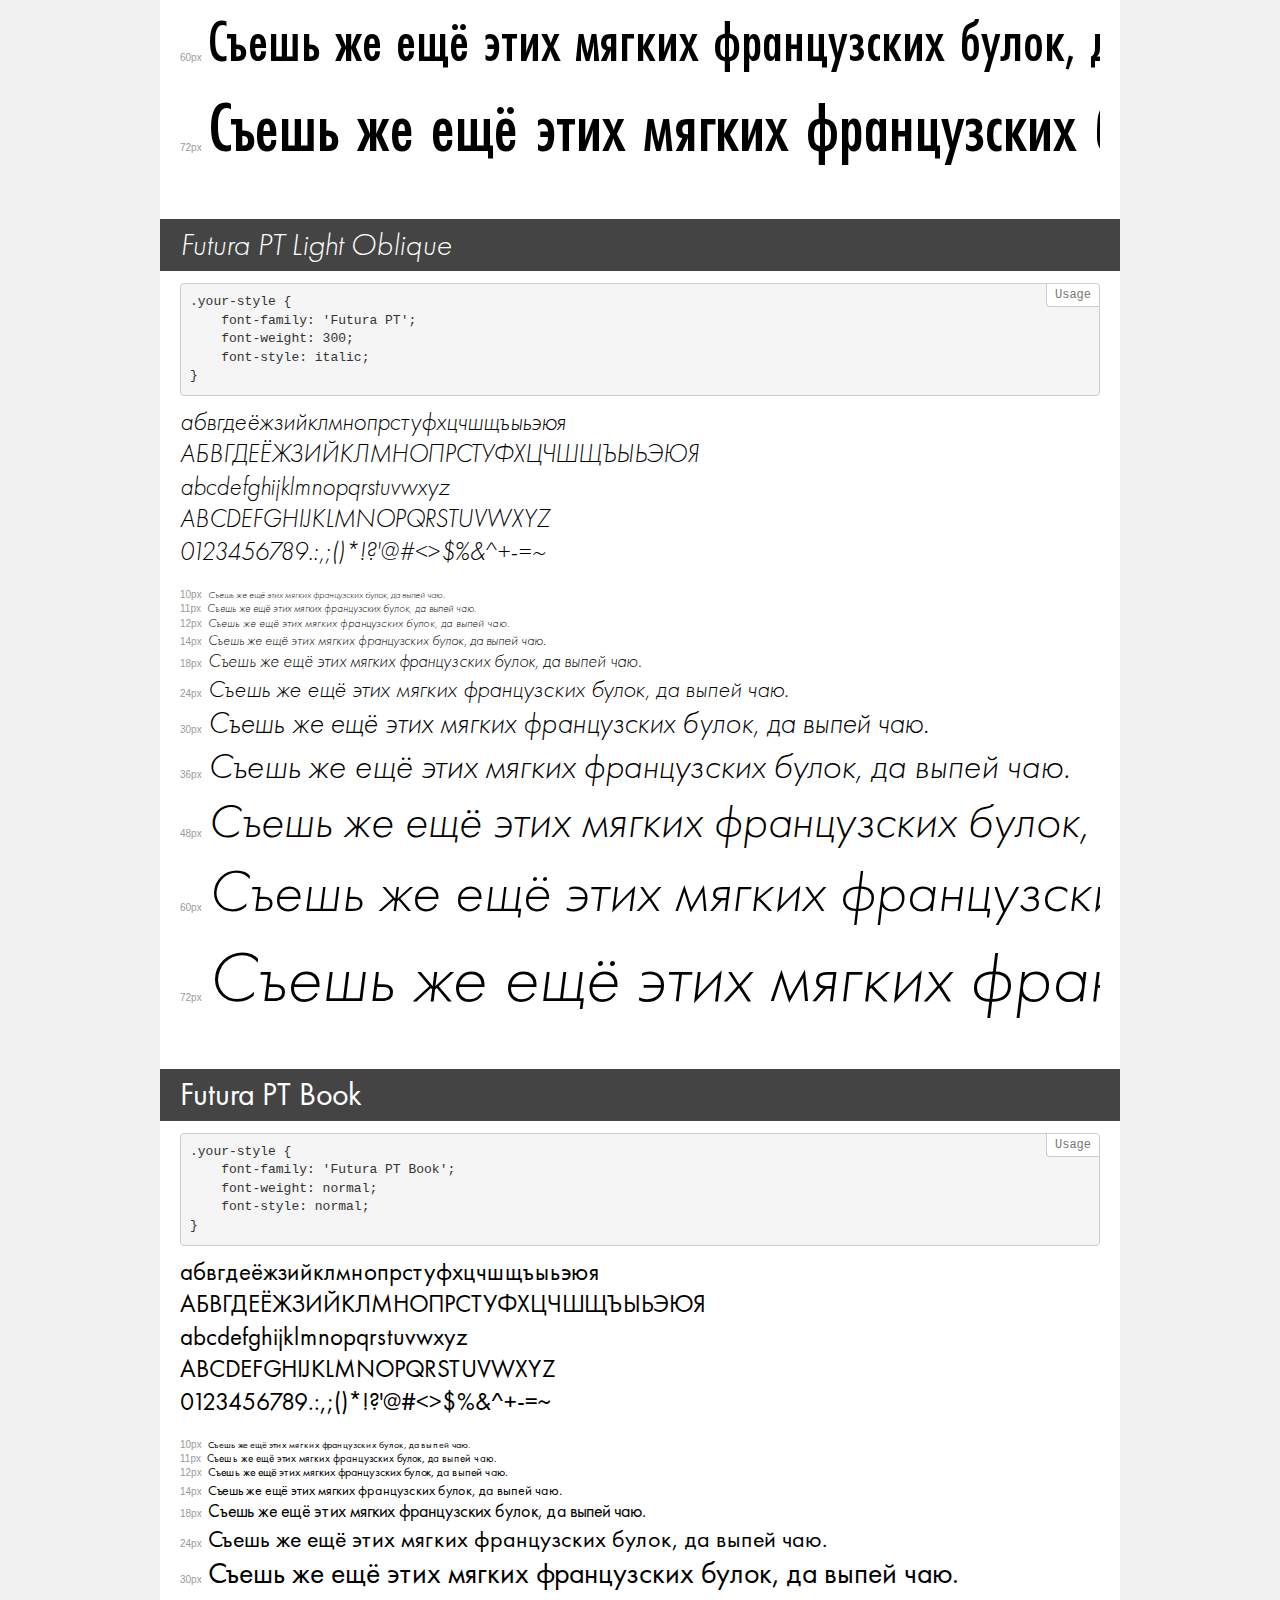
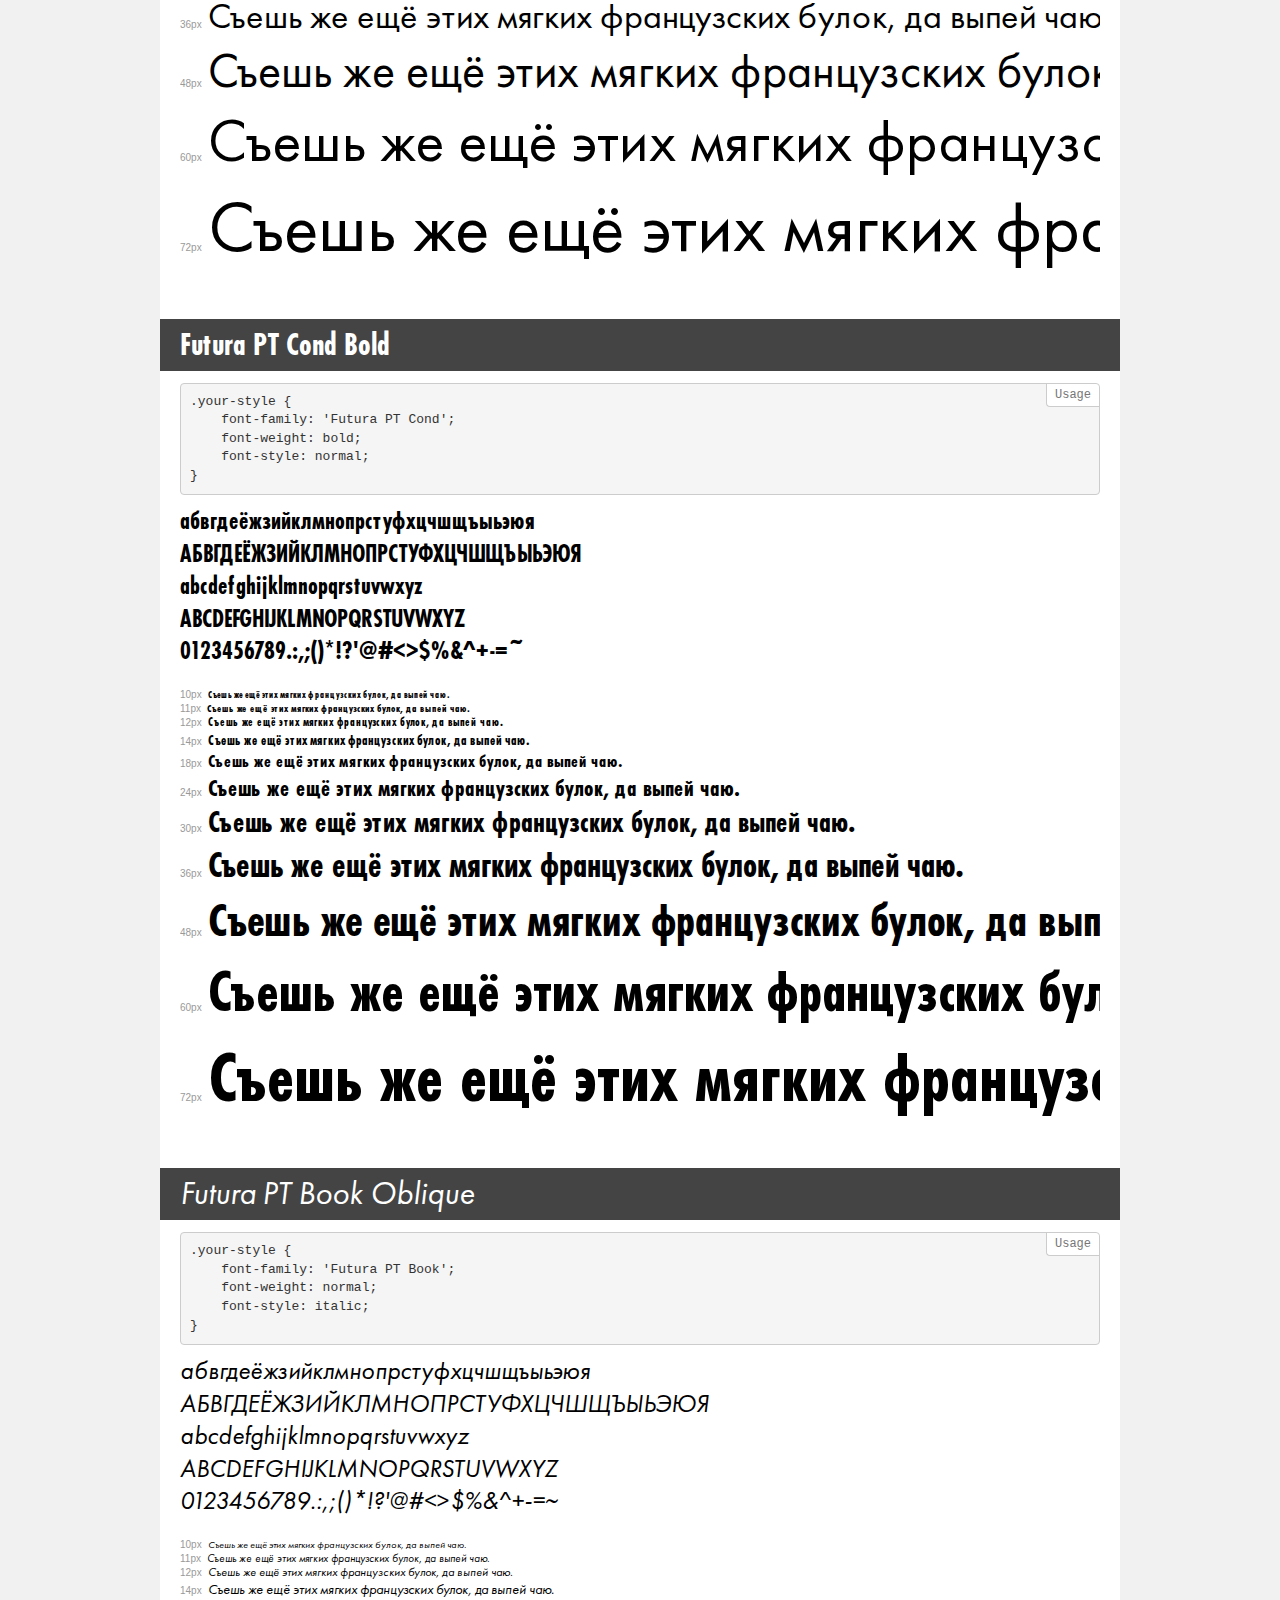
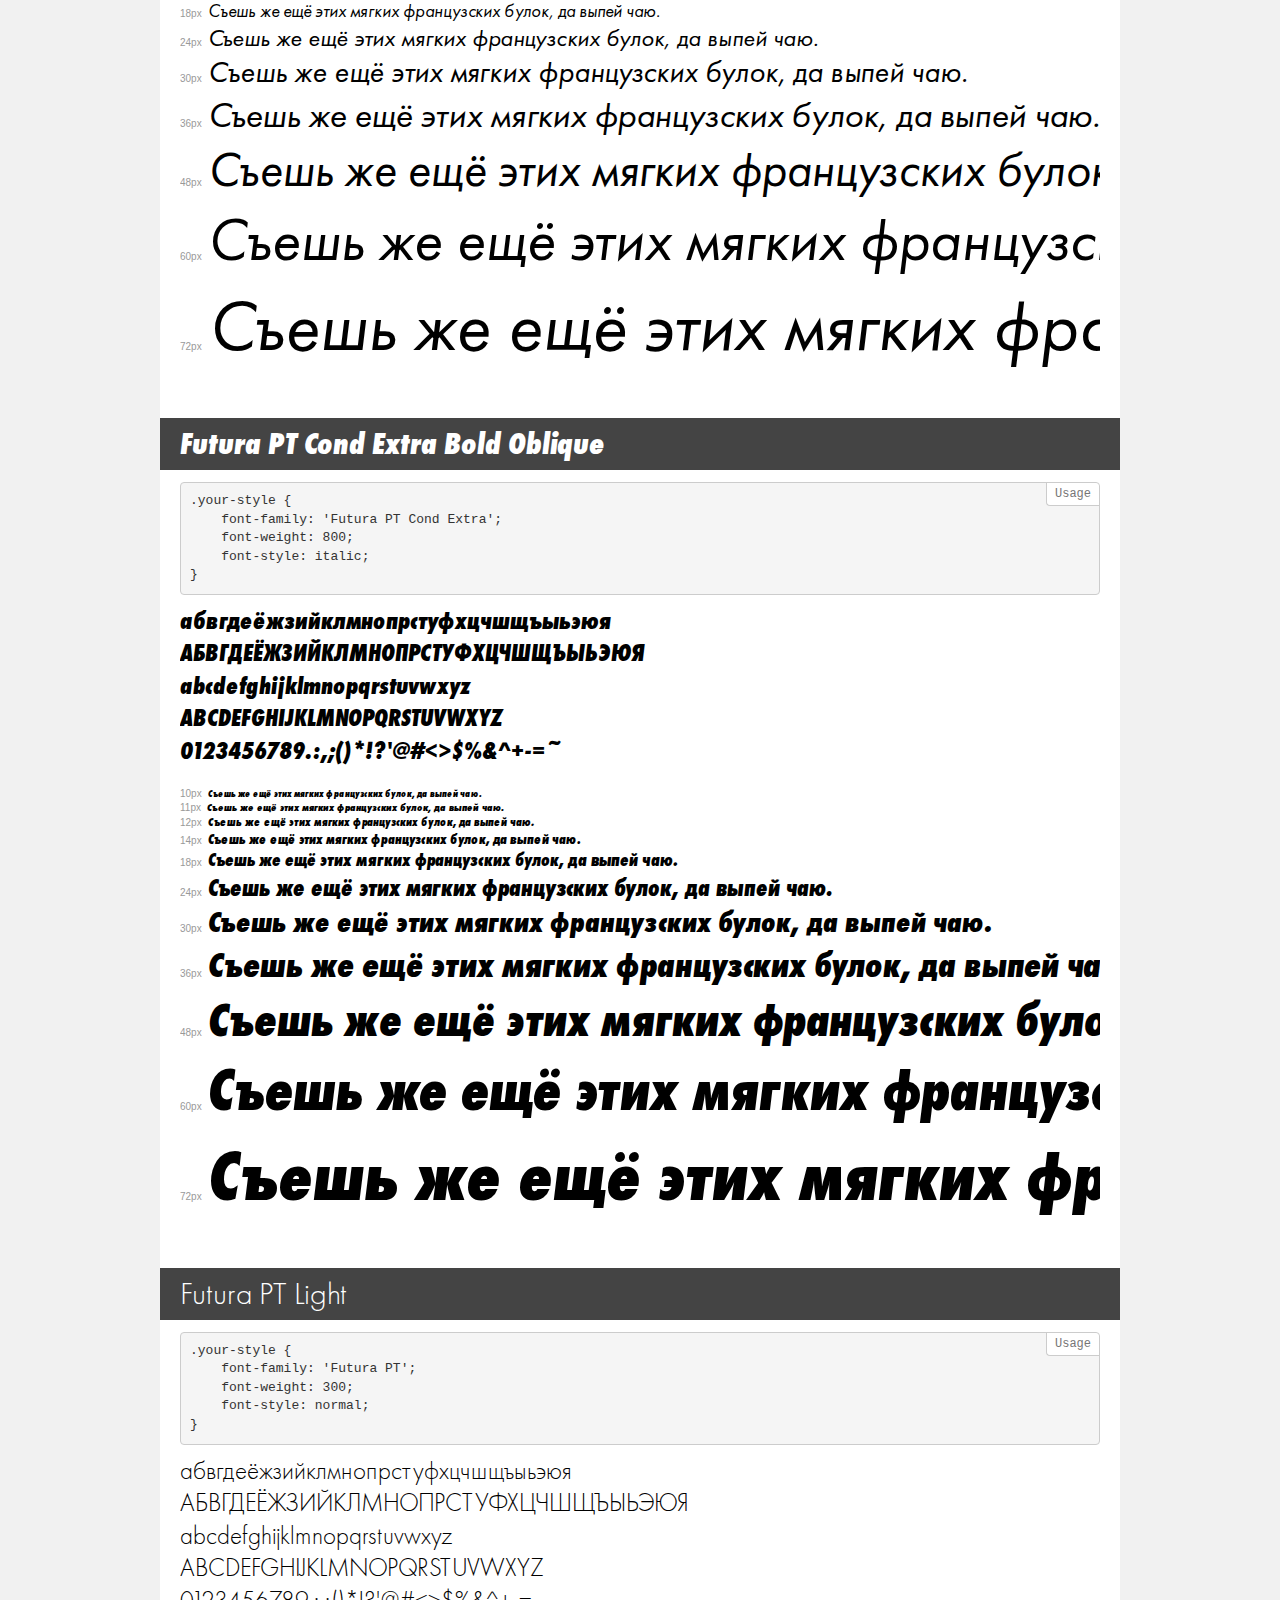
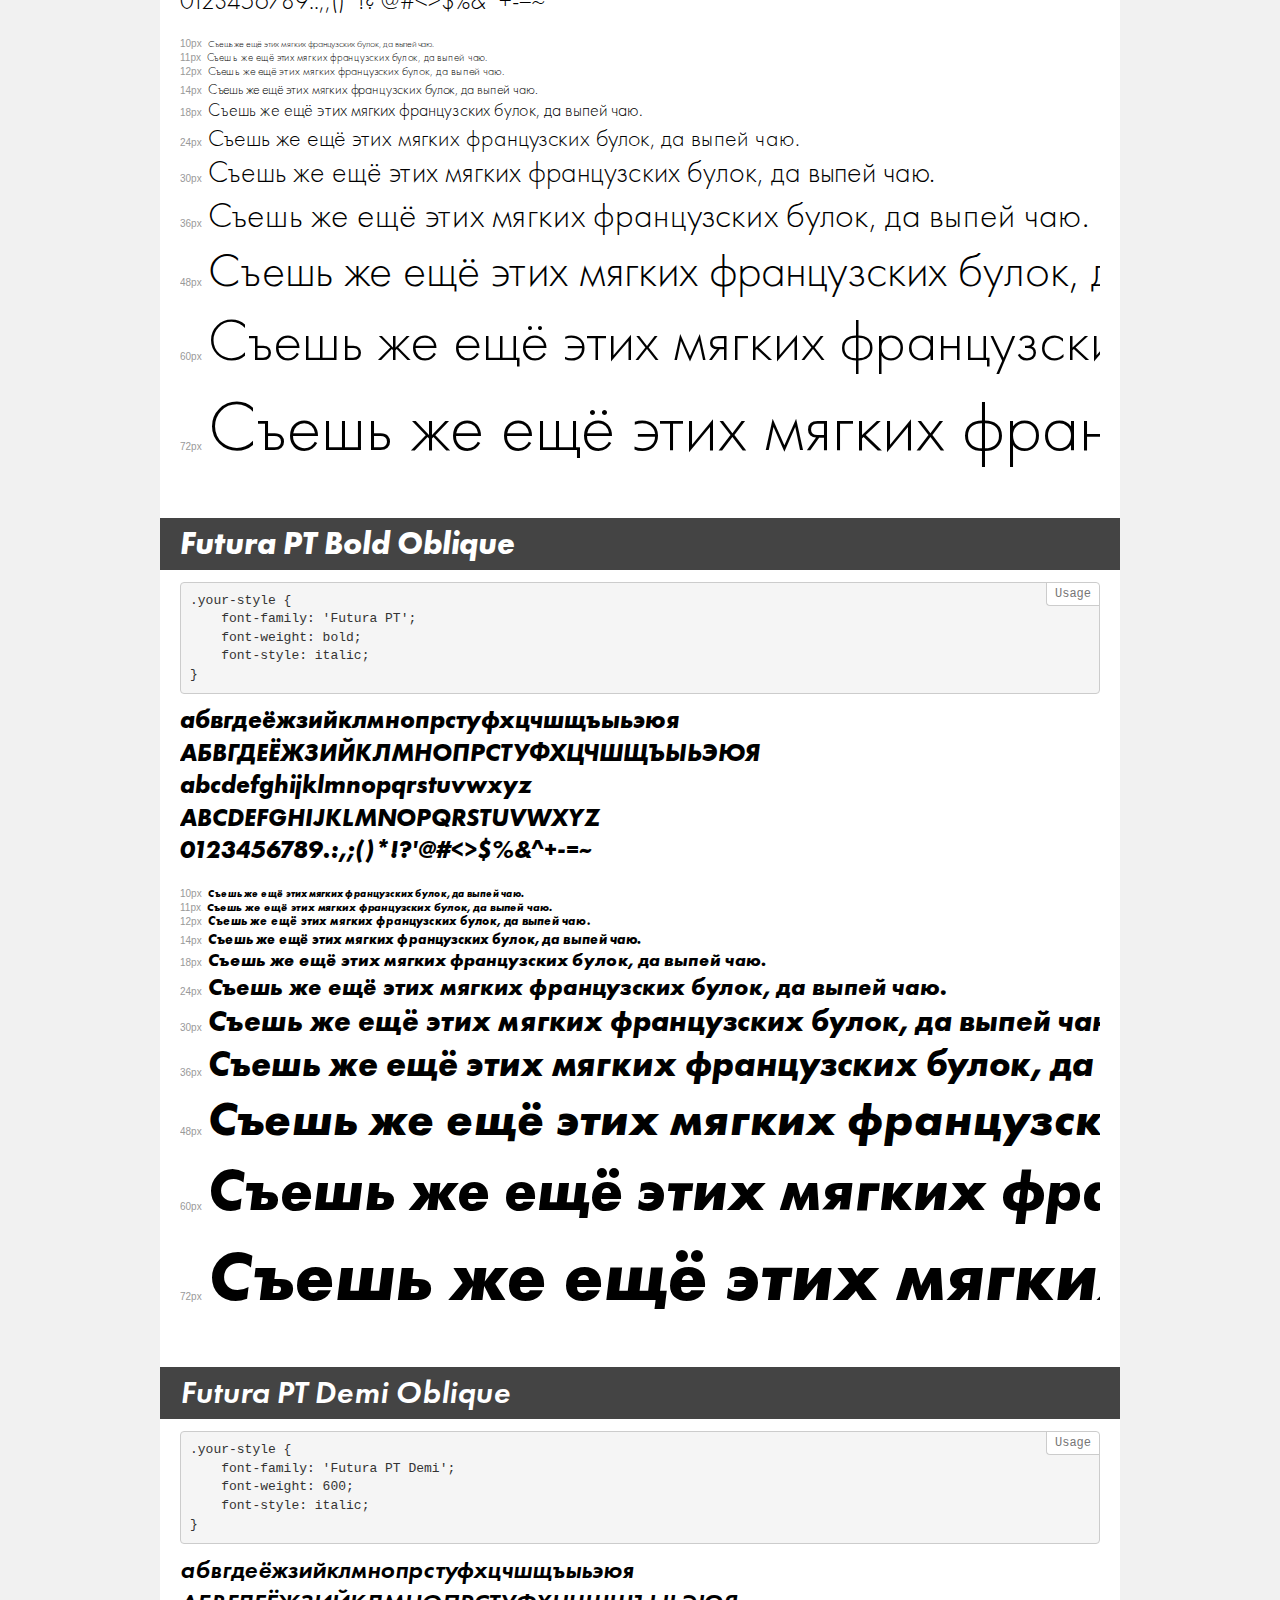
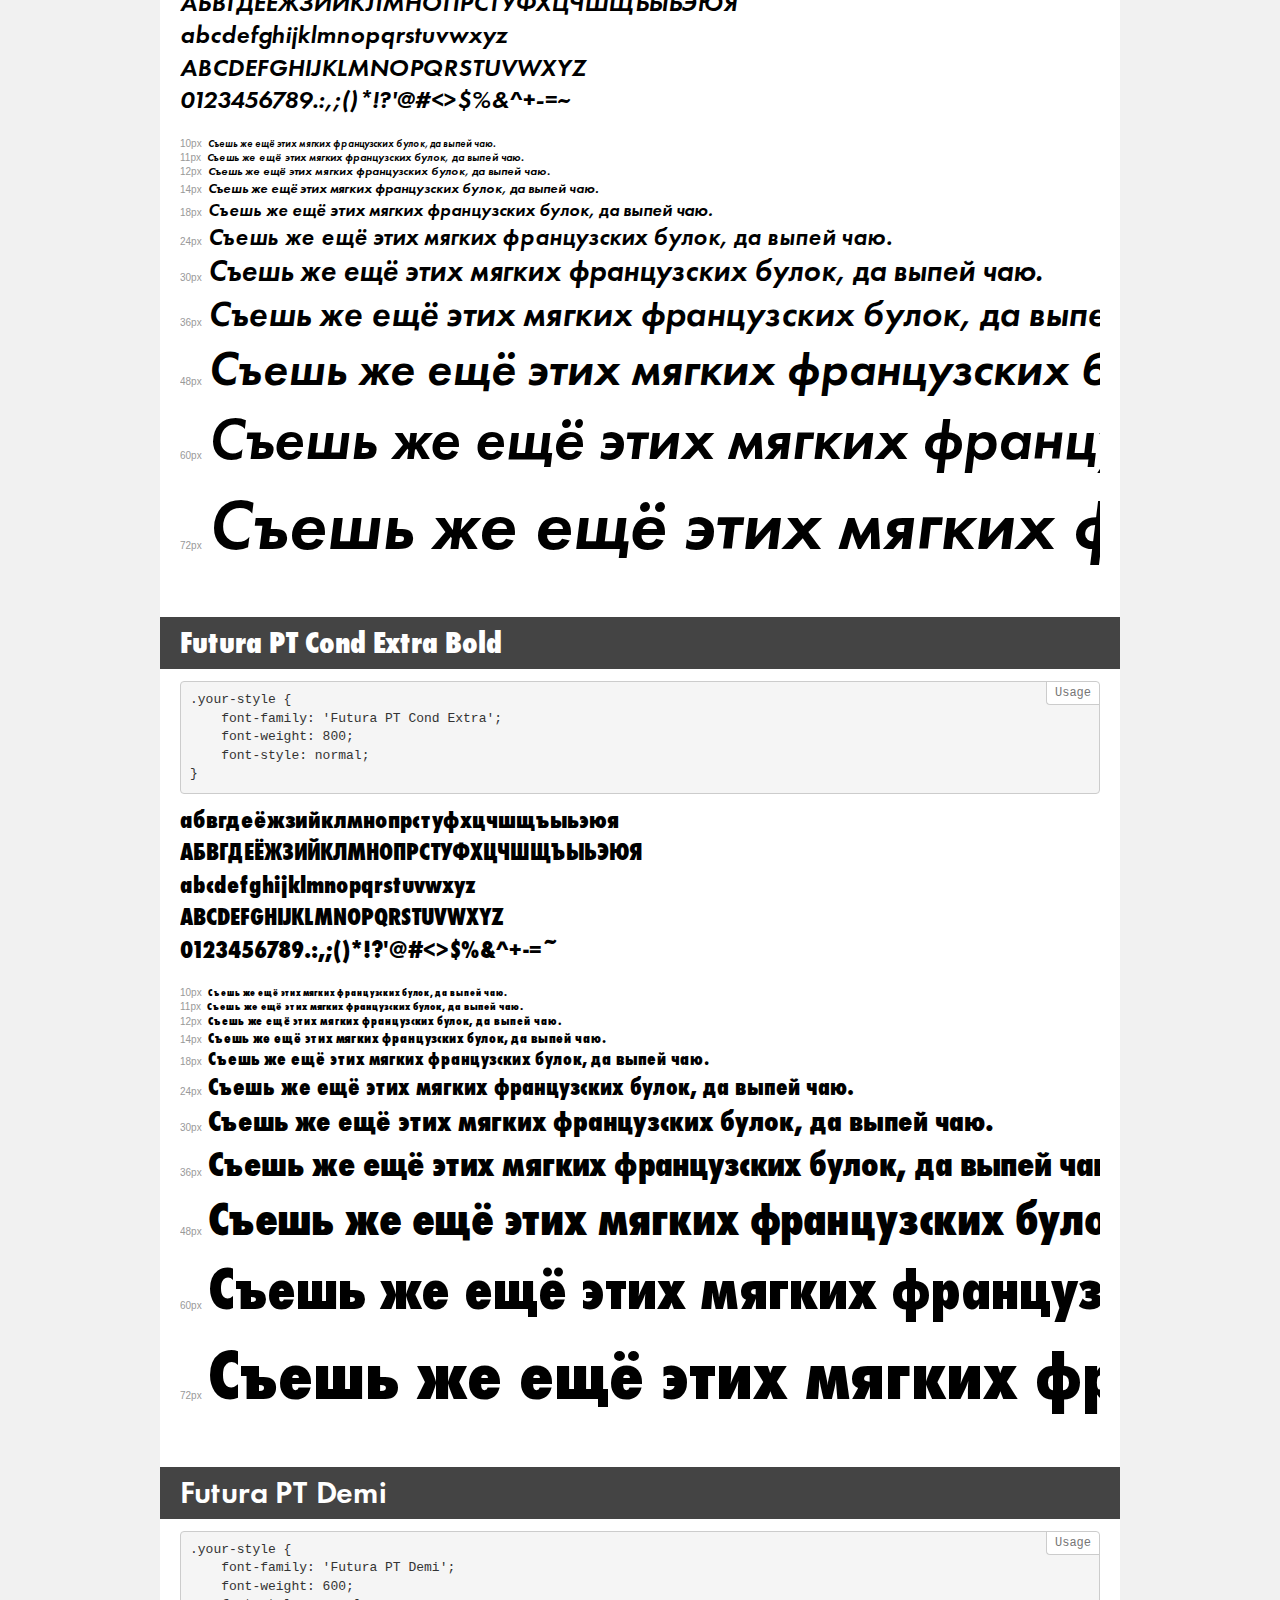
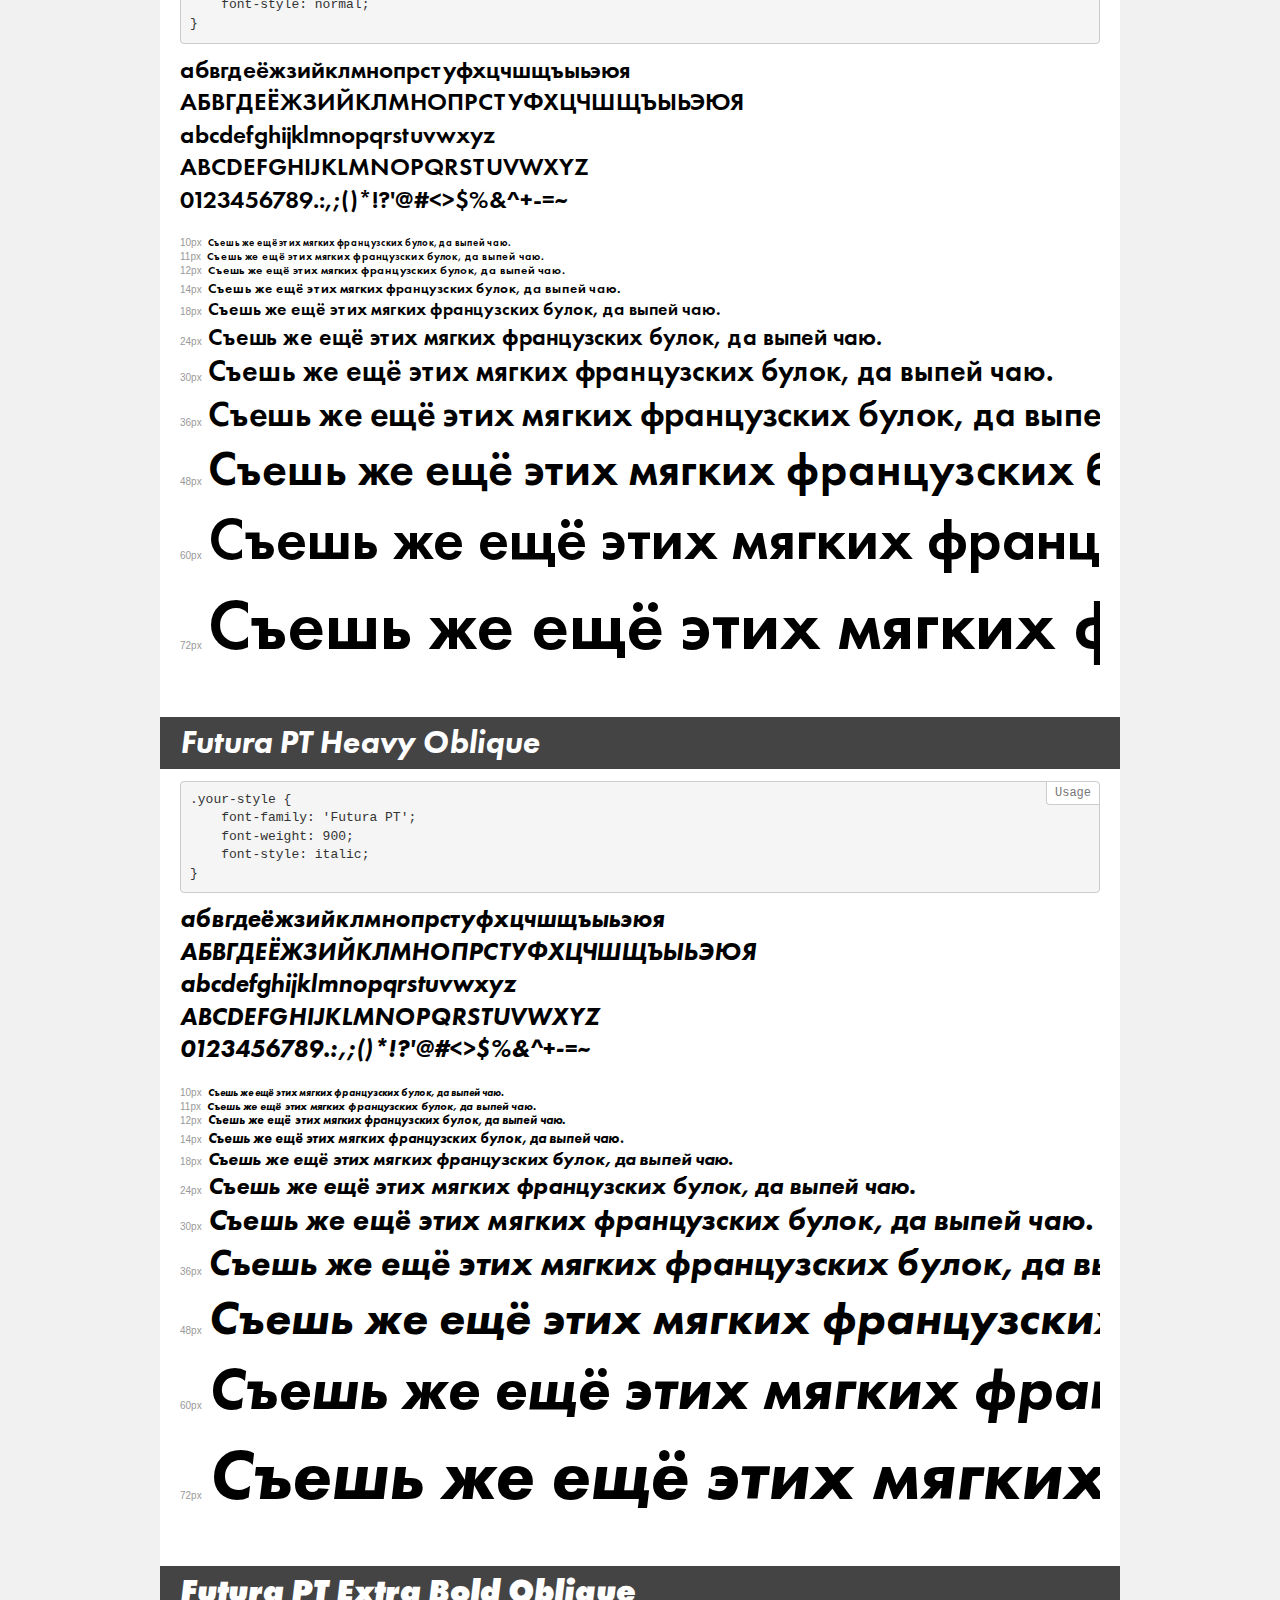
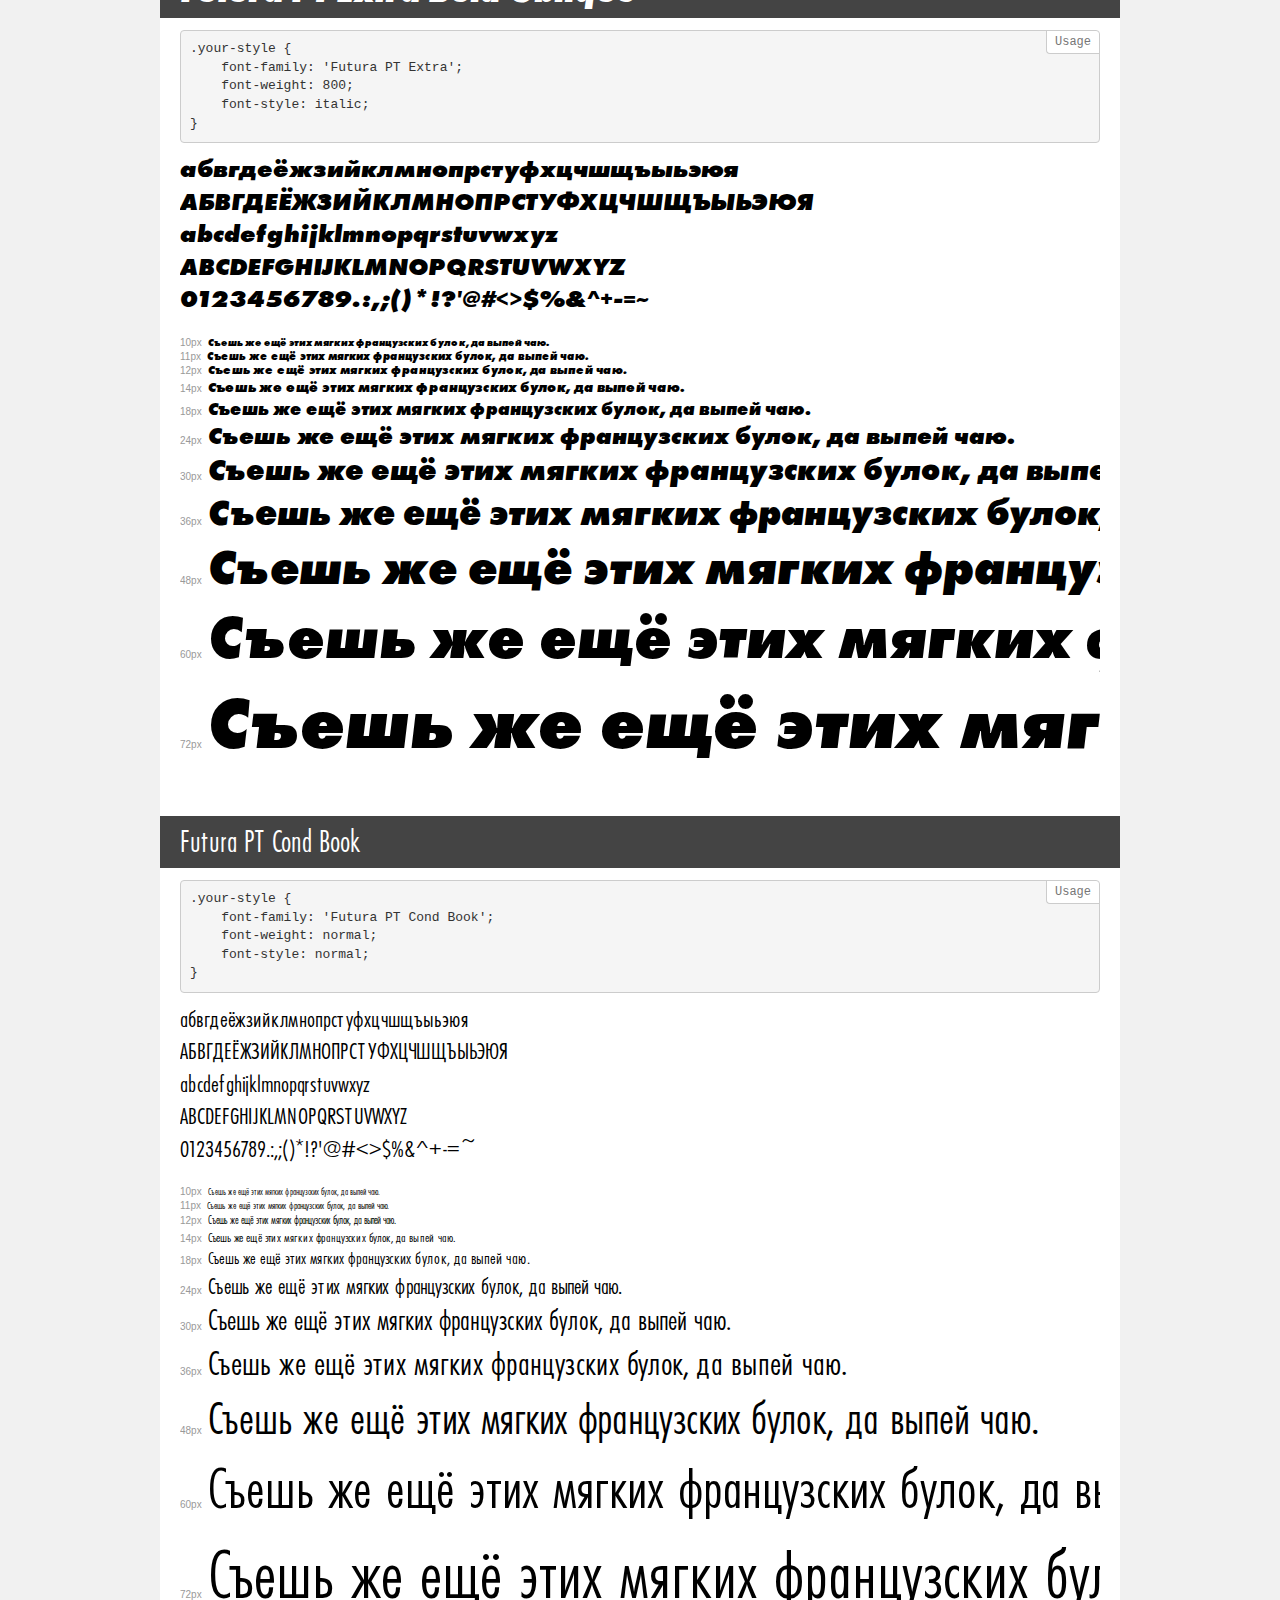
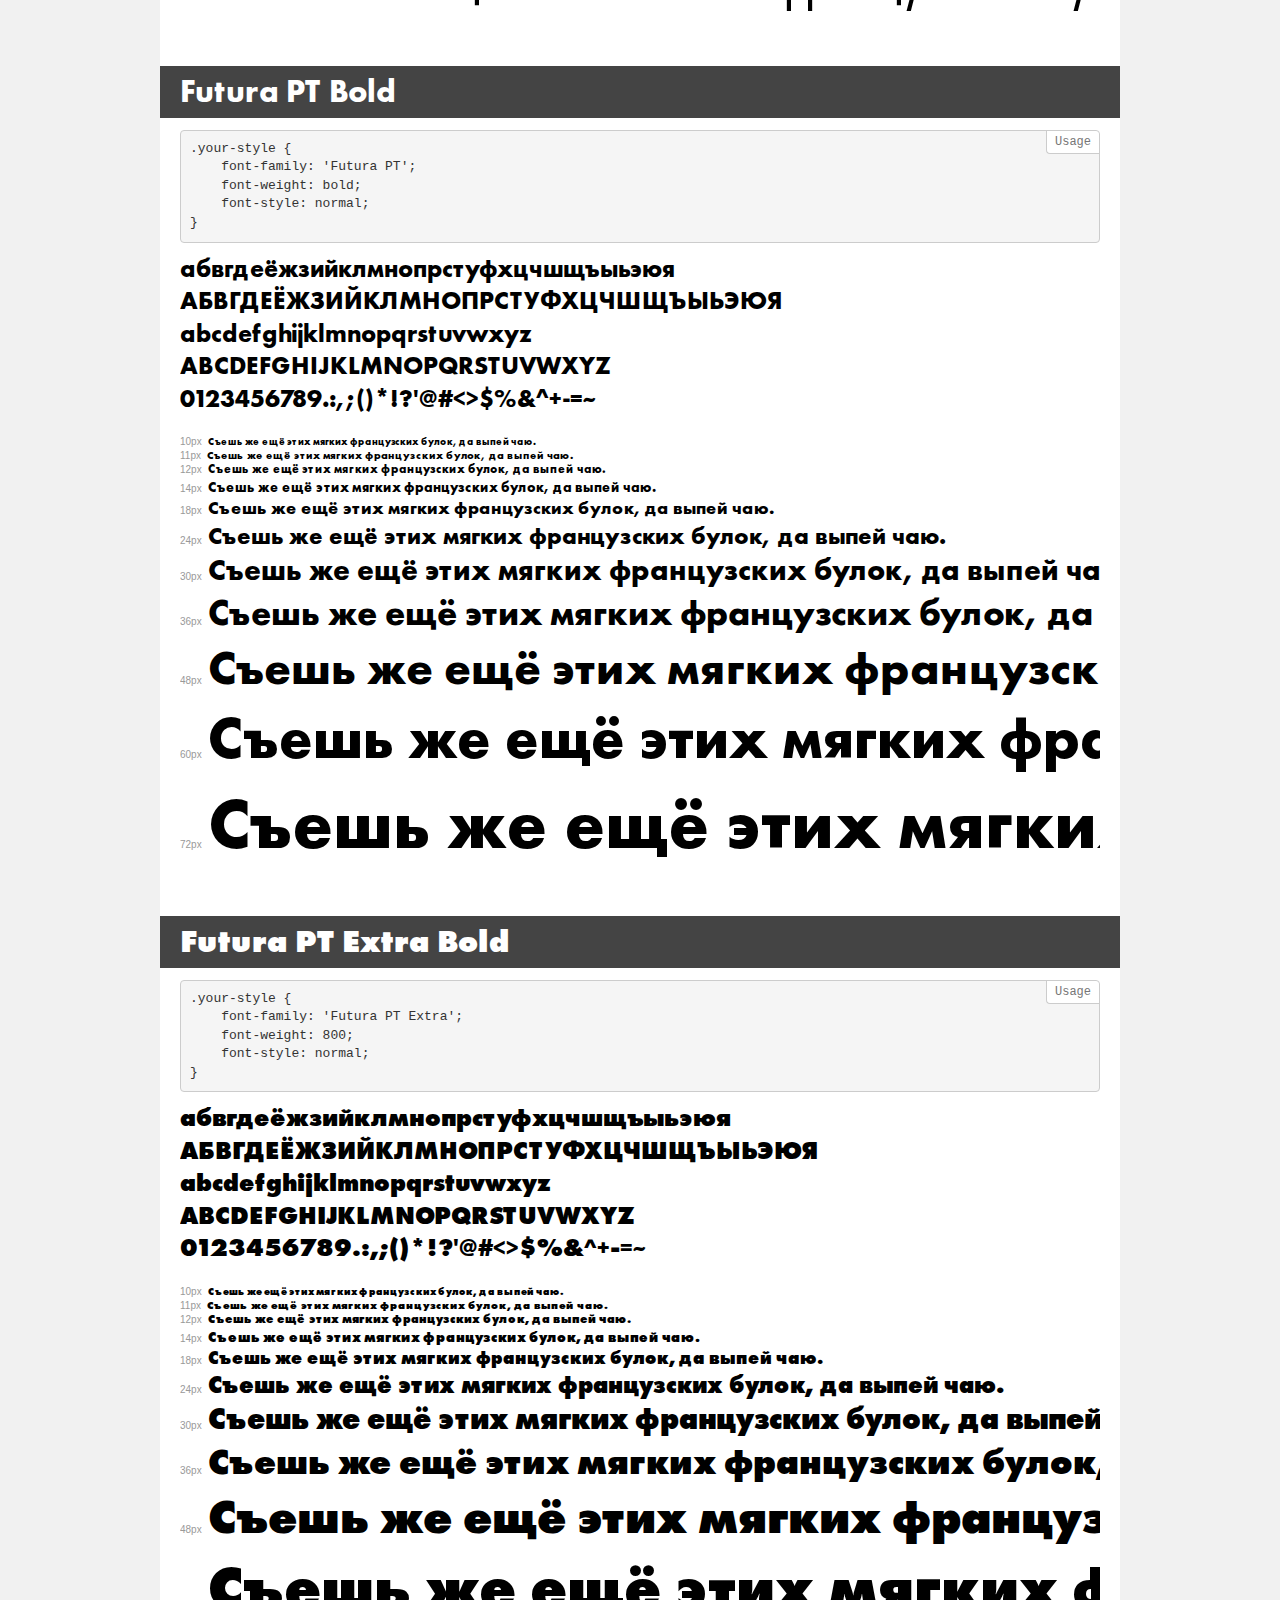
<file: fonts/FuturaPT/demo.html>
<!DOCTYPE html>
<html>
<head>
    <meta charset="utf-8">
    <meta http-equiv="X-UA-Compatible" content="IE=edge">
    <meta name="viewport" content="width=device-width, initial-scale=1">
    <meta name="robots" content="noindex, noarchive">
    <meta name="format-detection" content="telephone=no">
    <title>Transfonter demo</title>
    <link href="stylesheet.css" rel="stylesheet">
    <style>
        /*
        http://meyerweb.com/eric/tools/css/reset/
        v2.0 | 20110126
        License: none (public domain)
        */
        html, body, div, span, applet, object, iframe,
        h1, h2, h3, h4, h5, h6, p, blockquote, pre,
        a, abbr, acronym, address, big, cite, code,
        del, dfn, em, img, ins, kbd, q, s, samp,
        small, strike, strong, sub, sup, tt, var,
        b, u, i, center,
        dl, dt, dd, ol, ul, li,
        fieldset, form, label, legend,
        table, caption, tbody, tfoot, thead, tr, th, td,
        article, aside, canvas, details, embed,
        figure, figcaption, footer, header, hgroup,
        menu, nav, output, ruby, section, summary,
        time, mark, audio, video {
            margin: 0;
            padding: 0;
            border: 0;
            font-size: 100%;
            font: inherit;
            vertical-align: baseline;
        }
        /* HTML5 display-role reset for older browsers */
        article, aside, details, figcaption, figure,
        footer, header, hgroup, menu, nav, section {
            display: block;
        }
        body {
            line-height: 1;
        }
        ol, ul {
            list-style: none;
        }
        blockquote, q {
            quotes: none;
        }
        blockquote:before, blockquote:after,
        q:before, q:after {
            content: '';
            content: none;
        }
        table {
            border-collapse: collapse;
            border-spacing: 0;
        }
        /* common styles */
        body {
            background: #f1f1f1;
            color: #000;
        }
        .page {
            background: #fff;
            width: 920px;
            margin: 0 auto;
            padding: 20px 20px 0 20px;
            overflow: hidden;
        }
        .font-container {
            overflow-x: auto;
            overflow-y: hidden;
            margin-bottom: 40px;
            line-height: 1.3;
            white-space: nowrap;
            padding-bottom: 5px;
        }
        h1 {
            position: relative;
            background: #444;
            font-size: 32px;
            color: #fff;
            padding: 10px 20px;
            margin: 0 -20px 12px -20px;
        }
        .letters {
            font-size: 25px;
            margin-bottom: 20px;
        }
        .s10:before {
            content: '10px';
        }
        .s11:before {
            content: '11px';
        }
        .s12:before {
            content: '12px';
        }
        .s14:before {
            content: '14px';
        }
        .s18:before {
            content: '18px';
        }
        .s24:before {
            content: '24px';
        }
        .s30:before {
            content: '30px';
        }
        .s36:before {
            content: '36px';
        }
        .s48:before {
            content: '48px';
        }
        .s60:before {
            content: '60px';
        }
        .s72:before {
            content: '72px';
        }
        .s10:before, .s11:before, .s12:before, .s14:before,
        .s18:before, .s24:before, .s30:before, .s36:before,
        .s48:before, .s60:before, .s72:before {
            font-family: Arial, sans-serif;
            font-size: 10px;
            font-weight: normal;
            font-style: normal;
            color: #999;
            padding-right: 6px;
        }
        pre {
            display: block;
            position: relative;
            padding: 9px;
            margin: 0 0 10px;
            font-family: Monaco, Menlo, Consolas, "Courier New", monospace !important;
            font-size: 13px;
            line-height: 1.428571429;
            color: #333;
            font-weight: normal !important;
            font-style: normal !important;
            background-color: #f5f5f5;
            border: 1px solid #ccc;
            overflow-x: auto;
            border-radius: 4px;
        }
        pre:after {
            display: block;
            position: absolute;
            right: 0;
            top: 0;
            content: 'Usage';
            line-height: 1;
            padding: 5px 8px;
            font-size: 12px;
            color: #767676;
            background-color: #fff;
            border: 1px solid #ccc;
            border-right: none;
            border-top: none;
            border-radius: 0 4px 0 4px;
            z-index: 10;
        }
        /* responsive */
        @media (max-width: 959px) {
            .page {
                width: auto;
                margin: 0;
            }
        }
    </style>
</head>
<body>
<div class="page">
    <div class="demo" style="font-family: 'Futura PT'; font-weight: 900; font-style: normal;">
        <h1>Futura PT Heavy</h1>
        <pre>.your-style {
    font-family: 'Futura PT';
    font-weight: 900;
    font-style: normal;
}</pre>
        <div class="font-container">
            <p class="letters">
                абвгдеёжзийклмнопрстуфхцчшщъыьэюя<br>
АБВГДЕЁЖЗИЙКЛМНОПРСТУФХЦЧШЩЪЫЬЭЮЯ<br>
abcdefghijklmnopqrstuvwxyz<br>
ABCDEFGHIJKLMNOPQRSTUVWXYZ<br>
                0123456789.:,;()*!?'@#<>$%&^+-=~
            </p>
            <p class="s10" style="font-size: 10px;">Съешь же ещё этих мягких французских булок, да выпей чаю.</p>
            <p class="s11" style="font-size: 11px;">Съешь же ещё этих мягких французских булок, да выпей чаю.</p>
            <p class="s12" style="font-size: 12px;">Съешь же ещё этих мягких французских булок, да выпей чаю.</p>
            <p class="s14" style="font-size: 14px;">Съешь же ещё этих мягких французских булок, да выпей чаю.</p>
            <p class="s18" style="font-size: 18px;">Съешь же ещё этих мягких французских булок, да выпей чаю.</p>
            <p class="s24" style="font-size: 24px;">Съешь же ещё этих мягких французских булок, да выпей чаю.</p>
            <p class="s30" style="font-size: 30px;">Съешь же ещё этих мягких французских булок, да выпей чаю.</p>
            <p class="s36" style="font-size: 36px;">Съешь же ещё этих мягких французских булок, да выпей чаю.</p>
            <p class="s48" style="font-size: 48px;">Съешь же ещё этих мягких французских булок, да выпей чаю.</p>
            <p class="s60" style="font-size: 60px;">Съешь же ещё этих мягких французских булок, да выпей чаю.</p>
            <p class="s72" style="font-size: 72px;">Съешь же ещё этих мягких французских булок, да выпей чаю.</p>
        </div>
    </div>
    <div class="demo" style="font-family: 'Futura PT'; font-weight: 500; font-style: normal;">
        <h1>Futura PT Medium</h1>
        <pre>.your-style {
    font-family: 'Futura PT';
    font-weight: 500;
    font-style: normal;
}</pre>
        <div class="font-container">
            <p class="letters">
                абвгдеёжзийклмнопрстуфхцчшщъыьэюя<br>
АБВГДЕЁЖЗИЙКЛМНОПРСТУФХЦЧШЩЪЫЬЭЮЯ<br>
abcdefghijklmnopqrstuvwxyz<br>
ABCDEFGHIJKLMNOPQRSTUVWXYZ<br>
                0123456789.:,;()*!?'@#<>$%&^+-=~
            </p>
            <p class="s10" style="font-size: 10px;">Съешь же ещё этих мягких французских булок, да выпей чаю.</p>
            <p class="s11" style="font-size: 11px;">Съешь же ещё этих мягких французских булок, да выпей чаю.</p>
            <p class="s12" style="font-size: 12px;">Съешь же ещё этих мягких французских булок, да выпей чаю.</p>
            <p class="s14" style="font-size: 14px;">Съешь же ещё этих мягких французских булок, да выпей чаю.</p>
            <p class="s18" style="font-size: 18px;">Съешь же ещё этих мягких французских булок, да выпей чаю.</p>
            <p class="s24" style="font-size: 24px;">Съешь же ещё этих мягких французских булок, да выпей чаю.</p>
            <p class="s30" style="font-size: 30px;">Съешь же ещё этих мягких французских булок, да выпей чаю.</p>
            <p class="s36" style="font-size: 36px;">Съешь же ещё этих мягких французских булок, да выпей чаю.</p>
            <p class="s48" style="font-size: 48px;">Съешь же ещё этих мягких французских булок, да выпей чаю.</p>
            <p class="s60" style="font-size: 60px;">Съешь же ещё этих мягких французских булок, да выпей чаю.</p>
            <p class="s72" style="font-size: 72px;">Съешь же ещё этих мягких французских булок, да выпей чаю.</p>
        </div>
    </div>
    <div class="demo" style="font-family: 'Futura PT'; font-weight: 500; font-style: italic;">
        <h1>Futura PT Medium Oblique</h1>
        <pre>.your-style {
    font-family: 'Futura PT';
    font-weight: 500;
    font-style: italic;
}</pre>
        <div class="font-container">
            <p class="letters">
                абвгдеёжзийклмнопрстуфхцчшщъыьэюя<br>
АБВГДЕЁЖЗИЙКЛМНОПРСТУФХЦЧШЩЪЫЬЭЮЯ<br>
abcdefghijklmnopqrstuvwxyz<br>
ABCDEFGHIJKLMNOPQRSTUVWXYZ<br>
                0123456789.:,;()*!?'@#<>$%&^+-=~
            </p>
            <p class="s10" style="font-size: 10px;">Съешь же ещё этих мягких французских булок, да выпей чаю.</p>
            <p class="s11" style="font-size: 11px;">Съешь же ещё этих мягких французских булок, да выпей чаю.</p>
            <p class="s12" style="font-size: 12px;">Съешь же ещё этих мягких французских булок, да выпей чаю.</p>
            <p class="s14" style="font-size: 14px;">Съешь же ещё этих мягких французских булок, да выпей чаю.</p>
            <p class="s18" style="font-size: 18px;">Съешь же ещё этих мягких французских булок, да выпей чаю.</p>
            <p class="s24" style="font-size: 24px;">Съешь же ещё этих мягких французских булок, да выпей чаю.</p>
            <p class="s30" style="font-size: 30px;">Съешь же ещё этих мягких французских булок, да выпей чаю.</p>
            <p class="s36" style="font-size: 36px;">Съешь же ещё этих мягких французских булок, да выпей чаю.</p>
            <p class="s48" style="font-size: 48px;">Съешь же ещё этих мягких французских булок, да выпей чаю.</p>
            <p class="s60" style="font-size: 60px;">Съешь же ещё этих мягких французских булок, да выпей чаю.</p>
            <p class="s72" style="font-size: 72px;">Съешь же ещё этих мягких французских булок, да выпей чаю.</p>
        </div>
    </div>
    <div class="demo" style="font-family: 'Futura PT Cond'; font-weight: 500; font-style: normal;">
        <h1>Futura PT Cond Medium</h1>
        <pre>.your-style {
    font-family: 'Futura PT Cond';
    font-weight: 500;
    font-style: normal;
}</pre>
        <div class="font-container">
            <p class="letters">
                абвгдеёжзийклмнопрстуфхцчшщъыьэюя<br>
АБВГДЕЁЖЗИЙКЛМНОПРСТУФХЦЧШЩЪЫЬЭЮЯ<br>
abcdefghijklmnopqrstuvwxyz<br>
ABCDEFGHIJKLMNOPQRSTUVWXYZ<br>
                0123456789.:,;()*!?'@#<>$%&^+-=~
            </p>
            <p class="s10" style="font-size: 10px;">Съешь же ещё этих мягких французских булок, да выпей чаю.</p>
            <p class="s11" style="font-size: 11px;">Съешь же ещё этих мягких французских булок, да выпей чаю.</p>
            <p class="s12" style="font-size: 12px;">Съешь же ещё этих мягких французских булок, да выпей чаю.</p>
            <p class="s14" style="font-size: 14px;">Съешь же ещё этих мягких французских булок, да выпей чаю.</p>
            <p class="s18" style="font-size: 18px;">Съешь же ещё этих мягких французских булок, да выпей чаю.</p>
            <p class="s24" style="font-size: 24px;">Съешь же ещё этих мягких французских булок, да выпей чаю.</p>
            <p class="s30" style="font-size: 30px;">Съешь же ещё этих мягких французских булок, да выпей чаю.</p>
            <p class="s36" style="font-size: 36px;">Съешь же ещё этих мягких французских булок, да выпей чаю.</p>
            <p class="s48" style="font-size: 48px;">Съешь же ещё этих мягких французских булок, да выпей чаю.</p>
            <p class="s60" style="font-size: 60px;">Съешь же ещё этих мягких французских булок, да выпей чаю.</p>
            <p class="s72" style="font-size: 72px;">Съешь же ещё этих мягких французских булок, да выпей чаю.</p>
        </div>
    </div>
    <div class="demo" style="font-family: 'Futura PT'; font-weight: 300; font-style: italic;">
        <h1>Futura PT Light Oblique</h1>
        <pre>.your-style {
    font-family: 'Futura PT';
    font-weight: 300;
    font-style: italic;
}</pre>
        <div class="font-container">
            <p class="letters">
                абвгдеёжзийклмнопрстуфхцчшщъыьэюя<br>
АБВГДЕЁЖЗИЙКЛМНОПРСТУФХЦЧШЩЪЫЬЭЮЯ<br>
abcdefghijklmnopqrstuvwxyz<br>
ABCDEFGHIJKLMNOPQRSTUVWXYZ<br>
                0123456789.:,;()*!?'@#<>$%&^+-=~
            </p>
            <p class="s10" style="font-size: 10px;">Съешь же ещё этих мягких французских булок, да выпей чаю.</p>
            <p class="s11" style="font-size: 11px;">Съешь же ещё этих мягких французских булок, да выпей чаю.</p>
            <p class="s12" style="font-size: 12px;">Съешь же ещё этих мягких французских булок, да выпей чаю.</p>
            <p class="s14" style="font-size: 14px;">Съешь же ещё этих мягких французских булок, да выпей чаю.</p>
            <p class="s18" style="font-size: 18px;">Съешь же ещё этих мягких французских булок, да выпей чаю.</p>
            <p class="s24" style="font-size: 24px;">Съешь же ещё этих мягких французских булок, да выпей чаю.</p>
            <p class="s30" style="font-size: 30px;">Съешь же ещё этих мягких французских булок, да выпей чаю.</p>
            <p class="s36" style="font-size: 36px;">Съешь же ещё этих мягких французских булок, да выпей чаю.</p>
            <p class="s48" style="font-size: 48px;">Съешь же ещё этих мягких французских булок, да выпей чаю.</p>
            <p class="s60" style="font-size: 60px;">Съешь же ещё этих мягких французских булок, да выпей чаю.</p>
            <p class="s72" style="font-size: 72px;">Съешь же ещё этих мягких французских булок, да выпей чаю.</p>
        </div>
    </div>
    <div class="demo" style="font-family: 'Futura PT Book'; font-weight: normal; font-style: normal;">
        <h1>Futura PT Book</h1>
        <pre>.your-style {
    font-family: 'Futura PT Book';
    font-weight: normal;
    font-style: normal;
}</pre>
        <div class="font-container">
            <p class="letters">
                абвгдеёжзийклмнопрстуфхцчшщъыьэюя<br>
АБВГДЕЁЖЗИЙКЛМНОПРСТУФХЦЧШЩЪЫЬЭЮЯ<br>
abcdefghijklmnopqrstuvwxyz<br>
ABCDEFGHIJKLMNOPQRSTUVWXYZ<br>
                0123456789.:,;()*!?'@#<>$%&^+-=~
            </p>
            <p class="s10" style="font-size: 10px;">Съешь же ещё этих мягких французских булок, да выпей чаю.</p>
            <p class="s11" style="font-size: 11px;">Съешь же ещё этих мягких французских булок, да выпей чаю.</p>
            <p class="s12" style="font-size: 12px;">Съешь же ещё этих мягких французских булок, да выпей чаю.</p>
            <p class="s14" style="font-size: 14px;">Съешь же ещё этих мягких французских булок, да выпей чаю.</p>
            <p class="s18" style="font-size: 18px;">Съешь же ещё этих мягких французских булок, да выпей чаю.</p>
            <p class="s24" style="font-size: 24px;">Съешь же ещё этих мягких французских булок, да выпей чаю.</p>
            <p class="s30" style="font-size: 30px;">Съешь же ещё этих мягких французских булок, да выпей чаю.</p>
            <p class="s36" style="font-size: 36px;">Съешь же ещё этих мягких французских булок, да выпей чаю.</p>
            <p class="s48" style="font-size: 48px;">Съешь же ещё этих мягких французских булок, да выпей чаю.</p>
            <p class="s60" style="font-size: 60px;">Съешь же ещё этих мягких французских булок, да выпей чаю.</p>
            <p class="s72" style="font-size: 72px;">Съешь же ещё этих мягких французских булок, да выпей чаю.</p>
        </div>
    </div>
    <div class="demo" style="font-family: 'Futura PT Cond'; font-weight: bold; font-style: normal;">
        <h1>Futura PT Cond Bold</h1>
        <pre>.your-style {
    font-family: 'Futura PT Cond';
    font-weight: bold;
    font-style: normal;
}</pre>
        <div class="font-container">
            <p class="letters">
                абвгдеёжзийклмнопрстуфхцчшщъыьэюя<br>
АБВГДЕЁЖЗИЙКЛМНОПРСТУФХЦЧШЩЪЫЬЭЮЯ<br>
abcdefghijklmnopqrstuvwxyz<br>
ABCDEFGHIJKLMNOPQRSTUVWXYZ<br>
                0123456789.:,;()*!?'@#<>$%&^+-=~
            </p>
            <p class="s10" style="font-size: 10px;">Съешь же ещё этих мягких французских булок, да выпей чаю.</p>
            <p class="s11" style="font-size: 11px;">Съешь же ещё этих мягких французских булок, да выпей чаю.</p>
            <p class="s12" style="font-size: 12px;">Съешь же ещё этих мягких французских булок, да выпей чаю.</p>
            <p class="s14" style="font-size: 14px;">Съешь же ещё этих мягких французских булок, да выпей чаю.</p>
            <p class="s18" style="font-size: 18px;">Съешь же ещё этих мягких французских булок, да выпей чаю.</p>
            <p class="s24" style="font-size: 24px;">Съешь же ещё этих мягких французских булок, да выпей чаю.</p>
            <p class="s30" style="font-size: 30px;">Съешь же ещё этих мягких французских булок, да выпей чаю.</p>
            <p class="s36" style="font-size: 36px;">Съешь же ещё этих мягких французских булок, да выпей чаю.</p>
            <p class="s48" style="font-size: 48px;">Съешь же ещё этих мягких французских булок, да выпей чаю.</p>
            <p class="s60" style="font-size: 60px;">Съешь же ещё этих мягких французских булок, да выпей чаю.</p>
            <p class="s72" style="font-size: 72px;">Съешь же ещё этих мягких французских булок, да выпей чаю.</p>
        </div>
    </div>
    <div class="demo" style="font-family: 'Futura PT Book'; font-weight: normal; font-style: italic;">
        <h1>Futura PT Book Oblique</h1>
        <pre>.your-style {
    font-family: 'Futura PT Book';
    font-weight: normal;
    font-style: italic;
}</pre>
        <div class="font-container">
            <p class="letters">
                абвгдеёжзийклмнопрстуфхцчшщъыьэюя<br>
АБВГДЕЁЖЗИЙКЛМНОПРСТУФХЦЧШЩЪЫЬЭЮЯ<br>
abcdefghijklmnopqrstuvwxyz<br>
ABCDEFGHIJKLMNOPQRSTUVWXYZ<br>
                0123456789.:,;()*!?'@#<>$%&^+-=~
            </p>
            <p class="s10" style="font-size: 10px;">Съешь же ещё этих мягких французских булок, да выпей чаю.</p>
            <p class="s11" style="font-size: 11px;">Съешь же ещё этих мягких французских булок, да выпей чаю.</p>
            <p class="s12" style="font-size: 12px;">Съешь же ещё этих мягких французских булок, да выпей чаю.</p>
            <p class="s14" style="font-size: 14px;">Съешь же ещё этих мягких французских булок, да выпей чаю.</p>
            <p class="s18" style="font-size: 18px;">Съешь же ещё этих мягких французских булок, да выпей чаю.</p>
            <p class="s24" style="font-size: 24px;">Съешь же ещё этих мягких французских булок, да выпей чаю.</p>
            <p class="s30" style="font-size: 30px;">Съешь же ещё этих мягких французских булок, да выпей чаю.</p>
            <p class="s36" style="font-size: 36px;">Съешь же ещё этих мягких французских булок, да выпей чаю.</p>
            <p class="s48" style="font-size: 48px;">Съешь же ещё этих мягких французских булок, да выпей чаю.</p>
            <p class="s60" style="font-size: 60px;">Съешь же ещё этих мягких французских булок, да выпей чаю.</p>
            <p class="s72" style="font-size: 72px;">Съешь же ещё этих мягких французских булок, да выпей чаю.</p>
        </div>
    </div>
    <div class="demo" style="font-family: 'Futura PT Cond Extra'; font-weight: 800; font-style: italic;">
        <h1>Futura PT Cond Extra Bold Oblique</h1>
        <pre>.your-style {
    font-family: 'Futura PT Cond Extra';
    font-weight: 800;
    font-style: italic;
}</pre>
        <div class="font-container">
            <p class="letters">
                абвгдеёжзийклмнопрстуфхцчшщъыьэюя<br>
АБВГДЕЁЖЗИЙКЛМНОПРСТУФХЦЧШЩЪЫЬЭЮЯ<br>
abcdefghijklmnopqrstuvwxyz<br>
ABCDEFGHIJKLMNOPQRSTUVWXYZ<br>
                0123456789.:,;()*!?'@#<>$%&^+-=~
            </p>
            <p class="s10" style="font-size: 10px;">Съешь же ещё этих мягких французских булок, да выпей чаю.</p>
            <p class="s11" style="font-size: 11px;">Съешь же ещё этих мягких французских булок, да выпей чаю.</p>
            <p class="s12" style="font-size: 12px;">Съешь же ещё этих мягких французских булок, да выпей чаю.</p>
            <p class="s14" style="font-size: 14px;">Съешь же ещё этих мягких французских булок, да выпей чаю.</p>
            <p class="s18" style="font-size: 18px;">Съешь же ещё этих мягких французских булок, да выпей чаю.</p>
            <p class="s24" style="font-size: 24px;">Съешь же ещё этих мягких французских булок, да выпей чаю.</p>
            <p class="s30" style="font-size: 30px;">Съешь же ещё этих мягких французских булок, да выпей чаю.</p>
            <p class="s36" style="font-size: 36px;">Съешь же ещё этих мягких французских булок, да выпей чаю.</p>
            <p class="s48" style="font-size: 48px;">Съешь же ещё этих мягких французских булок, да выпей чаю.</p>
            <p class="s60" style="font-size: 60px;">Съешь же ещё этих мягких французских булок, да выпей чаю.</p>
            <p class="s72" style="font-size: 72px;">Съешь же ещё этих мягких французских булок, да выпей чаю.</p>
        </div>
    </div>
    <div class="demo" style="font-family: 'Futura PT'; font-weight: 300; font-style: normal;">
        <h1>Futura PT Light</h1>
        <pre>.your-style {
    font-family: 'Futura PT';
    font-weight: 300;
    font-style: normal;
}</pre>
        <div class="font-container">
            <p class="letters">
                абвгдеёжзийклмнопрстуфхцчшщъыьэюя<br>
АБВГДЕЁЖЗИЙКЛМНОПРСТУФХЦЧШЩЪЫЬЭЮЯ<br>
abcdefghijklmnopqrstuvwxyz<br>
ABCDEFGHIJKLMNOPQRSTUVWXYZ<br>
                0123456789.:,;()*!?'@#<>$%&^+-=~
            </p>
            <p class="s10" style="font-size: 10px;">Съешь же ещё этих мягких французских булок, да выпей чаю.</p>
            <p class="s11" style="font-size: 11px;">Съешь же ещё этих мягких французских булок, да выпей чаю.</p>
            <p class="s12" style="font-size: 12px;">Съешь же ещё этих мягких французских булок, да выпей чаю.</p>
            <p class="s14" style="font-size: 14px;">Съешь же ещё этих мягких французских булок, да выпей чаю.</p>
            <p class="s18" style="font-size: 18px;">Съешь же ещё этих мягких французских булок, да выпей чаю.</p>
            <p class="s24" style="font-size: 24px;">Съешь же ещё этих мягких французских булок, да выпей чаю.</p>
            <p class="s30" style="font-size: 30px;">Съешь же ещё этих мягких французских булок, да выпей чаю.</p>
            <p class="s36" style="font-size: 36px;">Съешь же ещё этих мягких французских булок, да выпей чаю.</p>
            <p class="s48" style="font-size: 48px;">Съешь же ещё этих мягких французских булок, да выпей чаю.</p>
            <p class="s60" style="font-size: 60px;">Съешь же ещё этих мягких французских булок, да выпей чаю.</p>
            <p class="s72" style="font-size: 72px;">Съешь же ещё этих мягких французских булок, да выпей чаю.</p>
        </div>
    </div>
    <div class="demo" style="font-family: 'Futura PT'; font-weight: bold; font-style: italic;">
        <h1>Futura PT Bold Oblique</h1>
        <pre>.your-style {
    font-family: 'Futura PT';
    font-weight: bold;
    font-style: italic;
}</pre>
        <div class="font-container">
            <p class="letters">
                абвгдеёжзийклмнопрстуфхцчшщъыьэюя<br>
АБВГДЕЁЖЗИЙКЛМНОПРСТУФХЦЧШЩЪЫЬЭЮЯ<br>
abcdefghijklmnopqrstuvwxyz<br>
ABCDEFGHIJKLMNOPQRSTUVWXYZ<br>
                0123456789.:,;()*!?'@#<>$%&^+-=~
            </p>
            <p class="s10" style="font-size: 10px;">Съешь же ещё этих мягких французских булок, да выпей чаю.</p>
            <p class="s11" style="font-size: 11px;">Съешь же ещё этих мягких французских булок, да выпей чаю.</p>
            <p class="s12" style="font-size: 12px;">Съешь же ещё этих мягких французских булок, да выпей чаю.</p>
            <p class="s14" style="font-size: 14px;">Съешь же ещё этих мягких французских булок, да выпей чаю.</p>
            <p class="s18" style="font-size: 18px;">Съешь же ещё этих мягких французских булок, да выпей чаю.</p>
            <p class="s24" style="font-size: 24px;">Съешь же ещё этих мягких французских булок, да выпей чаю.</p>
            <p class="s30" style="font-size: 30px;">Съешь же ещё этих мягких французских булок, да выпей чаю.</p>
            <p class="s36" style="font-size: 36px;">Съешь же ещё этих мягких французских булок, да выпей чаю.</p>
            <p class="s48" style="font-size: 48px;">Съешь же ещё этих мягких французских булок, да выпей чаю.</p>
            <p class="s60" style="font-size: 60px;">Съешь же ещё этих мягких французских булок, да выпей чаю.</p>
            <p class="s72" style="font-size: 72px;">Съешь же ещё этих мягких французских булок, да выпей чаю.</p>
        </div>
    </div>
    <div class="demo" style="font-family: 'Futura PT Demi'; font-weight: 600; font-style: italic;">
        <h1>Futura PT Demi Oblique</h1>
        <pre>.your-style {
    font-family: 'Futura PT Demi';
    font-weight: 600;
    font-style: italic;
}</pre>
        <div class="font-container">
            <p class="letters">
                абвгдеёжзийклмнопрстуфхцчшщъыьэюя<br>
АБВГДЕЁЖЗИЙКЛМНОПРСТУФХЦЧШЩЪЫЬЭЮЯ<br>
abcdefghijklmnopqrstuvwxyz<br>
ABCDEFGHIJKLMNOPQRSTUVWXYZ<br>
                0123456789.:,;()*!?'@#<>$%&^+-=~
            </p>
            <p class="s10" style="font-size: 10px;">Съешь же ещё этих мягких французских булок, да выпей чаю.</p>
            <p class="s11" style="font-size: 11px;">Съешь же ещё этих мягких французских булок, да выпей чаю.</p>
            <p class="s12" style="font-size: 12px;">Съешь же ещё этих мягких французских булок, да выпей чаю.</p>
            <p class="s14" style="font-size: 14px;">Съешь же ещё этих мягких французских булок, да выпей чаю.</p>
            <p class="s18" style="font-size: 18px;">Съешь же ещё этих мягких французских булок, да выпей чаю.</p>
            <p class="s24" style="font-size: 24px;">Съешь же ещё этих мягких французских булок, да выпей чаю.</p>
            <p class="s30" style="font-size: 30px;">Съешь же ещё этих мягких французских булок, да выпей чаю.</p>
            <p class="s36" style="font-size: 36px;">Съешь же ещё этих мягких французских булок, да выпей чаю.</p>
            <p class="s48" style="font-size: 48px;">Съешь же ещё этих мягких французских булок, да выпей чаю.</p>
            <p class="s60" style="font-size: 60px;">Съешь же ещё этих мягких французских булок, да выпей чаю.</p>
            <p class="s72" style="font-size: 72px;">Съешь же ещё этих мягких французских булок, да выпей чаю.</p>
        </div>
    </div>
    <div class="demo" style="font-family: 'Futura PT Cond Extra'; font-weight: 800; font-style: normal;">
        <h1>Futura PT Cond Extra Bold</h1>
        <pre>.your-style {
    font-family: 'Futura PT Cond Extra';
    font-weight: 800;
    font-style: normal;
}</pre>
        <div class="font-container">
            <p class="letters">
                абвгдеёжзийклмнопрстуфхцчшщъыьэюя<br>
АБВГДЕЁЖЗИЙКЛМНОПРСТУФХЦЧШЩЪЫЬЭЮЯ<br>
abcdefghijklmnopqrstuvwxyz<br>
ABCDEFGHIJKLMNOPQRSTUVWXYZ<br>
                0123456789.:,;()*!?'@#<>$%&^+-=~
            </p>
            <p class="s10" style="font-size: 10px;">Съешь же ещё этих мягких французских булок, да выпей чаю.</p>
            <p class="s11" style="font-size: 11px;">Съешь же ещё этих мягких французских булок, да выпей чаю.</p>
            <p class="s12" style="font-size: 12px;">Съешь же ещё этих мягких французских булок, да выпей чаю.</p>
            <p class="s14" style="font-size: 14px;">Съешь же ещё этих мягких французских булок, да выпей чаю.</p>
            <p class="s18" style="font-size: 18px;">Съешь же ещё этих мягких французских булок, да выпей чаю.</p>
            <p class="s24" style="font-size: 24px;">Съешь же ещё этих мягких французских булок, да выпей чаю.</p>
            <p class="s30" style="font-size: 30px;">Съешь же ещё этих мягких французских булок, да выпей чаю.</p>
            <p class="s36" style="font-size: 36px;">Съешь же ещё этих мягких французских булок, да выпей чаю.</p>
            <p class="s48" style="font-size: 48px;">Съешь же ещё этих мягких французских булок, да выпей чаю.</p>
            <p class="s60" style="font-size: 60px;">Съешь же ещё этих мягких французских булок, да выпей чаю.</p>
            <p class="s72" style="font-size: 72px;">Съешь же ещё этих мягких французских булок, да выпей чаю.</p>
        </div>
    </div>
    <div class="demo" style="font-family: 'Futura PT Demi'; font-weight: 600; font-style: normal;">
        <h1>Futura PT Demi</h1>
        <pre>.your-style {
    font-family: 'Futura PT Demi';
    font-weight: 600;
    font-style: normal;
}</pre>
        <div class="font-container">
            <p class="letters">
                абвгдеёжзийклмнопрстуфхцчшщъыьэюя<br>
АБВГДЕЁЖЗИЙКЛМНОПРСТУФХЦЧШЩЪЫЬЭЮЯ<br>
abcdefghijklmnopqrstuvwxyz<br>
ABCDEFGHIJKLMNOPQRSTUVWXYZ<br>
                0123456789.:,;()*!?'@#<>$%&^+-=~
            </p>
            <p class="s10" style="font-size: 10px;">Съешь же ещё этих мягких французских булок, да выпей чаю.</p>
            <p class="s11" style="font-size: 11px;">Съешь же ещё этих мягких французских булок, да выпей чаю.</p>
            <p class="s12" style="font-size: 12px;">Съешь же ещё этих мягких французских булок, да выпей чаю.</p>
            <p class="s14" style="font-size: 14px;">Съешь же ещё этих мягких французских булок, да выпей чаю.</p>
            <p class="s18" style="font-size: 18px;">Съешь же ещё этих мягких французских булок, да выпей чаю.</p>
            <p class="s24" style="font-size: 24px;">Съешь же ещё этих мягких французских булок, да выпей чаю.</p>
            <p class="s30" style="font-size: 30px;">Съешь же ещё этих мягких французских булок, да выпей чаю.</p>
            <p class="s36" style="font-size: 36px;">Съешь же ещё этих мягких французских булок, да выпей чаю.</p>
            <p class="s48" style="font-size: 48px;">Съешь же ещё этих мягких французских булок, да выпей чаю.</p>
            <p class="s60" style="font-size: 60px;">Съешь же ещё этих мягких французских булок, да выпей чаю.</p>
            <p class="s72" style="font-size: 72px;">Съешь же ещё этих мягких французских булок, да выпей чаю.</p>
        </div>
    </div>
    <div class="demo" style="font-family: 'Futura PT'; font-weight: 900; font-style: italic;">
        <h1>Futura PT Heavy Oblique</h1>
        <pre>.your-style {
    font-family: 'Futura PT';
    font-weight: 900;
    font-style: italic;
}</pre>
        <div class="font-container">
            <p class="letters">
                абвгдеёжзийклмнопрстуфхцчшщъыьэюя<br>
АБВГДЕЁЖЗИЙКЛМНОПРСТУФХЦЧШЩЪЫЬЭЮЯ<br>
abcdefghijklmnopqrstuvwxyz<br>
ABCDEFGHIJKLMNOPQRSTUVWXYZ<br>
                0123456789.:,;()*!?'@#<>$%&^+-=~
            </p>
            <p class="s10" style="font-size: 10px;">Съешь же ещё этих мягких французских булок, да выпей чаю.</p>
            <p class="s11" style="font-size: 11px;">Съешь же ещё этих мягких французских булок, да выпей чаю.</p>
            <p class="s12" style="font-size: 12px;">Съешь же ещё этих мягких французских булок, да выпей чаю.</p>
            <p class="s14" style="font-size: 14px;">Съешь же ещё этих мягких французских булок, да выпей чаю.</p>
            <p class="s18" style="font-size: 18px;">Съешь же ещё этих мягких французских булок, да выпей чаю.</p>
            <p class="s24" style="font-size: 24px;">Съешь же ещё этих мягких французских булок, да выпей чаю.</p>
            <p class="s30" style="font-size: 30px;">Съешь же ещё этих мягких французских булок, да выпей чаю.</p>
            <p class="s36" style="font-size: 36px;">Съешь же ещё этих мягких французских булок, да выпей чаю.</p>
            <p class="s48" style="font-size: 48px;">Съешь же ещё этих мягких французских булок, да выпей чаю.</p>
            <p class="s60" style="font-size: 60px;">Съешь же ещё этих мягких французских булок, да выпей чаю.</p>
            <p class="s72" style="font-size: 72px;">Съешь же ещё этих мягких французских булок, да выпей чаю.</p>
        </div>
    </div>
    <div class="demo" style="font-family: 'Futura PT Extra'; font-weight: 800; font-style: italic;">
        <h1>Futura PT Extra Bold Oblique</h1>
        <pre>.your-style {
    font-family: 'Futura PT Extra';
    font-weight: 800;
    font-style: italic;
}</pre>
        <div class="font-container">
            <p class="letters">
                абвгдеёжзийклмнопрстуфхцчшщъыьэюя<br>
АБВГДЕЁЖЗИЙКЛМНОПРСТУФХЦЧШЩЪЫЬЭЮЯ<br>
abcdefghijklmnopqrstuvwxyz<br>
ABCDEFGHIJKLMNOPQRSTUVWXYZ<br>
                0123456789.:,;()*!?'@#<>$%&^+-=~
            </p>
            <p class="s10" style="font-size: 10px;">Съешь же ещё этих мягких французских булок, да выпей чаю.</p>
            <p class="s11" style="font-size: 11px;">Съешь же ещё этих мягких французских булок, да выпей чаю.</p>
            <p class="s12" style="font-size: 12px;">Съешь же ещё этих мягких французских булок, да выпей чаю.</p>
            <p class="s14" style="font-size: 14px;">Съешь же ещё этих мягких французских булок, да выпей чаю.</p>
            <p class="s18" style="font-size: 18px;">Съешь же ещё этих мягких французских булок, да выпей чаю.</p>
            <p class="s24" style="font-size: 24px;">Съешь же ещё этих мягких французских булок, да выпей чаю.</p>
            <p class="s30" style="font-size: 30px;">Съешь же ещё этих мягких французских булок, да выпей чаю.</p>
            <p class="s36" style="font-size: 36px;">Съешь же ещё этих мягких французских булок, да выпей чаю.</p>
            <p class="s48" style="font-size: 48px;">Съешь же ещё этих мягких французских булок, да выпей чаю.</p>
            <p class="s60" style="font-size: 60px;">Съешь же ещё этих мягких французских булок, да выпей чаю.</p>
            <p class="s72" style="font-size: 72px;">Съешь же ещё этих мягких французских булок, да выпей чаю.</p>
        </div>
    </div>
    <div class="demo" style="font-family: 'Futura PT Cond Book'; font-weight: normal; font-style: normal;">
        <h1>Futura PT Cond Book</h1>
        <pre>.your-style {
    font-family: 'Futura PT Cond Book';
    font-weight: normal;
    font-style: normal;
}</pre>
        <div class="font-container">
            <p class="letters">
                абвгдеёжзийклмнопрстуфхцчшщъыьэюя<br>
АБВГДЕЁЖЗИЙКЛМНОПРСТУФХЦЧШЩЪЫЬЭЮЯ<br>
abcdefghijklmnopqrstuvwxyz<br>
ABCDEFGHIJKLMNOPQRSTUVWXYZ<br>
                0123456789.:,;()*!?'@#<>$%&^+-=~
            </p>
            <p class="s10" style="font-size: 10px;">Съешь же ещё этих мягких французских булок, да выпей чаю.</p>
            <p class="s11" style="font-size: 11px;">Съешь же ещё этих мягких французских булок, да выпей чаю.</p>
            <p class="s12" style="font-size: 12px;">Съешь же ещё этих мягких французских булок, да выпей чаю.</p>
            <p class="s14" style="font-size: 14px;">Съешь же ещё этих мягких французских булок, да выпей чаю.</p>
            <p class="s18" style="font-size: 18px;">Съешь же ещё этих мягких французских булок, да выпей чаю.</p>
            <p class="s24" style="font-size: 24px;">Съешь же ещё этих мягких французских булок, да выпей чаю.</p>
            <p class="s30" style="font-size: 30px;">Съешь же ещё этих мягких французских булок, да выпей чаю.</p>
            <p class="s36" style="font-size: 36px;">Съешь же ещё этих мягких французских булок, да выпей чаю.</p>
            <p class="s48" style="font-size: 48px;">Съешь же ещё этих мягких французских булок, да выпей чаю.</p>
            <p class="s60" style="font-size: 60px;">Съешь же ещё этих мягких французских булок, да выпей чаю.</p>
            <p class="s72" style="font-size: 72px;">Съешь же ещё этих мягких французских булок, да выпей чаю.</p>
        </div>
    </div>
    <div class="demo" style="font-family: 'Futura PT'; font-weight: bold; font-style: normal;">
        <h1>Futura PT Bold</h1>
        <pre>.your-style {
    font-family: 'Futura PT';
    font-weight: bold;
    font-style: normal;
}</pre>
        <div class="font-container">
            <p class="letters">
                абвгдеёжзийклмнопрстуфхцчшщъыьэюя<br>
АБВГДЕЁЖЗИЙКЛМНОПРСТУФХЦЧШЩЪЫЬЭЮЯ<br>
abcdefghijklmnopqrstuvwxyz<br>
ABCDEFGHIJKLMNOPQRSTUVWXYZ<br>
                0123456789.:,;()*!?'@#<>$%&^+-=~
            </p>
            <p class="s10" style="font-size: 10px;">Съешь же ещё этих мягких французских булок, да выпей чаю.</p>
            <p class="s11" style="font-size: 11px;">Съешь же ещё этих мягких французских булок, да выпей чаю.</p>
            <p class="s12" style="font-size: 12px;">Съешь же ещё этих мягких французских булок, да выпей чаю.</p>
            <p class="s14" style="font-size: 14px;">Съешь же ещё этих мягких французских булок, да выпей чаю.</p>
            <p class="s18" style="font-size: 18px;">Съешь же ещё этих мягких французских булок, да выпей чаю.</p>
            <p class="s24" style="font-size: 24px;">Съешь же ещё этих мягких французских булок, да выпей чаю.</p>
            <p class="s30" style="font-size: 30px;">Съешь же ещё этих мягких французских булок, да выпей чаю.</p>
            <p class="s36" style="font-size: 36px;">Съешь же ещё этих мягких французских булок, да выпей чаю.</p>
            <p class="s48" style="font-size: 48px;">Съешь же ещё этих мягких французских булок, да выпей чаю.</p>
            <p class="s60" style="font-size: 60px;">Съешь же ещё этих мягких французских булок, да выпей чаю.</p>
            <p class="s72" style="font-size: 72px;">Съешь же ещё этих мягких французских булок, да выпей чаю.</p>
        </div>
    </div>
    <div class="demo" style="font-family: 'Futura PT Extra'; font-weight: 800; font-style: normal;">
        <h1>Futura PT Extra Bold</h1>
        <pre>.your-style {
    font-family: 'Futura PT Extra';
    font-weight: 800;
    font-style: normal;
}</pre>
        <div class="font-container">
            <p class="letters">
                абвгдеёжзийклмнопрстуфхцчшщъыьэюя<br>
АБВГДЕЁЖЗИЙКЛМНОПРСТУФХЦЧШЩЪЫЬЭЮЯ<br>
abcdefghijklmnopqrstuvwxyz<br>
ABCDEFGHIJKLMNOPQRSTUVWXYZ<br>
                0123456789.:,;()*!?'@#<>$%&^+-=~
            </p>
            <p class="s10" style="font-size: 10px;">Съешь же ещё этих мягких французских булок, да выпей чаю.</p>
            <p class="s11" style="font-size: 11px;">Съешь же ещё этих мягких французских булок, да выпей чаю.</p>
            <p class="s12" style="font-size: 12px;">Съешь же ещё этих мягких французских булок, да выпей чаю.</p>
            <p class="s14" style="font-size: 14px;">Съешь же ещё этих мягких французских булок, да выпей чаю.</p>
            <p class="s18" style="font-size: 18px;">Съешь же ещё этих мягких французских булок, да выпей чаю.</p>
            <p class="s24" style="font-size: 24px;">Съешь же ещё этих мягких французских булок, да выпей чаю.</p>
            <p class="s30" style="font-size: 30px;">Съешь же ещё этих мягких французских булок, да выпей чаю.</p>
            <p class="s36" style="font-size: 36px;">Съешь же ещё этих мягких французских булок, да выпей чаю.</p>
            <p class="s48" style="font-size: 48px;">Съешь же ещё этих мягких французских булок, да выпей чаю.</p>
            <p class="s60" style="font-size: 60px;">Съешь же ещё этих мягких французских булок, да выпей чаю.</p>
            <p class="s72" style="font-size: 72px;">Съешь же ещё этих мягких французских булок, да выпей чаю.</p>
        </div>
    </div>
    <div class="demo" style="font-family: 'Futura PT Cond'; font-weight: bold; font-style: italic;">
        <h1>Futura PT Cond Bold Oblique</h1>
        <pre>.your-style {
    font-family: 'Futura PT Cond';
    font-weight: bold;
    font-style: italic;
}</pre>
        <div class="font-container">
            <p class="letters">
                абвгдеёжзийклмнопрстуфхцчшщъыьэюя<br>
АБВГДЕЁЖЗИЙКЛМНОПРСТУФХЦЧШЩЪЫЬЭЮЯ<br>
abcdefghijklmnopqrstuvwxyz<br>
ABCDEFGHIJKLMNOPQRSTUVWXYZ<br>
                0123456789.:,;()*!?'@#<>$%&^+-=~
            </p>
            <p class="s10" style="font-size: 10px;">Съешь же ещё этих мягких французских булок, да выпей чаю.</p>
            <p class="s11" style="font-size: 11px;">Съешь же ещё этих мягких французских булок, да выпей чаю.</p>
            <p class="s12" style="font-size: 12px;">Съешь же ещё этих мягких французских булок, да выпей чаю.</p>
            <p class="s14" style="font-size: 14px;">Съешь же ещё этих мягких французских булок, да выпей чаю.</p>
            <p class="s18" style="font-size: 18px;">Съешь же ещё этих мягких французских булок, да выпей чаю.</p>
            <p class="s24" style="font-size: 24px;">Съешь же ещё этих мягких французских булок, да выпей чаю.</p>
            <p class="s30" style="font-size: 30px;">Съешь же ещё этих мягких французских булок, да выпей чаю.</p>
            <p class="s36" style="font-size: 36px;">Съешь же ещё этих мягких французских булок, да выпей чаю.</p>
            <p class="s48" style="font-size: 48px;">Съешь же ещё этих мягких французских булок, да выпей чаю.</p>
            <p class="s60" style="font-size: 60px;">Съешь же ещё этих мягких французских булок, да выпей чаю.</p>
            <p class="s72" style="font-size: 72px;">Съешь же ещё этих мягких французских булок, да выпей чаю.</p>
        </div>
    </div>
    <div class="demo" style="font-family: 'Futura PT Cond'; font-weight: 500; font-style: italic;">
        <h1>Futura PT Cond Medium Oblique</h1>
        <pre>.your-style {
    font-family: 'Futura PT Cond';
    font-weight: 500;
    font-style: italic;
}</pre>
        <div class="font-container">
            <p class="letters">
                абвгдеёжзийклмнопрстуфхцчшщъыьэюя<br>
АБВГДЕЁЖЗИЙКЛМНОПРСТУФХЦЧШЩЪЫЬЭЮЯ<br>
abcdefghijklmnopqrstuvwxyz<br>
ABCDEFGHIJKLMNOPQRSTUVWXYZ<br>
                0123456789.:,;()*!?'@#<>$%&^+-=~
            </p>
            <p class="s10" style="font-size: 10px;">Съешь же ещё этих мягких французских булок, да выпей чаю.</p>
            <p class="s11" style="font-size: 11px;">Съешь же ещё этих мягких французских булок, да выпей чаю.</p>
            <p class="s12" style="font-size: 12px;">Съешь же ещё этих мягких французских булок, да выпей чаю.</p>
            <p class="s14" style="font-size: 14px;">Съешь же ещё этих мягких французских булок, да выпей чаю.</p>
            <p class="s18" style="font-size: 18px;">Съешь же ещё этих мягких французских булок, да выпей чаю.</p>
            <p class="s24" style="font-size: 24px;">Съешь же ещё этих мягких французских булок, да выпей чаю.</p>
            <p class="s30" style="font-size: 30px;">Съешь же ещё этих мягких французских булок, да выпей чаю.</p>
            <p class="s36" style="font-size: 36px;">Съешь же ещё этих мягких французских булок, да выпей чаю.</p>
            <p class="s48" style="font-size: 48px;">Съешь же ещё этих мягких французских булок, да выпей чаю.</p>
            <p class="s60" style="font-size: 60px;">Съешь же ещё этих мягких французских булок, да выпей чаю.</p>
            <p class="s72" style="font-size: 72px;">Съешь же ещё этих мягких французских булок, да выпей чаю.</p>
        </div>
    </div>
    <div class="demo" style="font-family: 'Futura PT Cond Book'; font-weight: normal; font-style: italic;">
        <h1>Futura PT Cond Book Oblique</h1>
        <pre>.your-style {
    font-family: 'Futura PT Cond Book';
    font-weight: normal;
    font-style: italic;
}</pre>
        <div class="font-container">
            <p class="letters">
                абвгдеёжзийклмнопрстуфхцчшщъыьэюя<br>
АБВГДЕЁЖЗИЙКЛМНОПРСТУФХЦЧШЩЪЫЬЭЮЯ<br>
abcdefghijklmnopqrstuvwxyz<br>
ABCDEFGHIJKLMNOPQRSTUVWXYZ<br>
                0123456789.:,;()*!?'@#<>$%&^+-=~
            </p>
            <p class="s10" style="font-size: 10px;">Съешь же ещё этих мягких французских булок, да выпей чаю.</p>
            <p class="s11" style="font-size: 11px;">Съешь же ещё этих мягких французских булок, да выпей чаю.</p>
            <p class="s12" style="font-size: 12px;">Съешь же ещё этих мягких французских булок, да выпей чаю.</p>
            <p class="s14" style="font-size: 14px;">Съешь же ещё этих мягких французских булок, да выпей чаю.</p>
            <p class="s18" style="font-size: 18px;">Съешь же ещё этих мягких французских булок, да выпей чаю.</p>
            <p class="s24" style="font-size: 24px;">Съешь же ещё этих мягких французских булок, да выпей чаю.</p>
            <p class="s30" style="font-size: 30px;">Съешь же ещё этих мягких французских булок, да выпей чаю.</p>
            <p class="s36" style="font-size: 36px;">Съешь же ещё этих мягких французских булок, да выпей чаю.</p>
            <p class="s48" style="font-size: 48px;">Съешь же ещё этих мягких французских булок, да выпей чаю.</p>
            <p class="s60" style="font-size: 60px;">Съешь же ещё этих мягких французских булок, да выпей чаю.</p>
            <p class="s72" style="font-size: 72px;">Съешь же ещё этих мягких французских булок, да выпей чаю.</p>
        </div>
    </div>
</div>
</body>
</html>
</file>
<file: scss/style.css>
body {
  font-family: "Futura PT";
  color: #4a3322; }

header {
  color: #4a3322; }
  header .upper_line {
    height: 32px;
    background-image: url("../images/bg.jpg"); }
  header .black_line_menu {
    display: flex;
    align-items: center;
    justify-content: flex-end;
    margin-right: 140px;
    padding-top: 5px;
    font-size: 12px; }
    @media only screen and (max-width: 500px) {
      header .black_line_menu {
        justify-content: center;
        margin-right: 0; } }
    header .black_line_menu .first_menu {
      color: #fff;
      padding-right: 12px;
      margin-bottom: 0;
      text-decoration: none;
      letter-spacing: 0.4px; }
      header .black_line_menu .first_menu:hover {
        cursor: pointer; }
  header .main_header {
    padding-top: 17px;
    font-family: "Futura PT Demi"; }
    header .main_header .logo_block {
      display: flex;
      align-items: center;
      justify-content: center; }
      @media only screen and (max-width: 991px) {
        header .main_header .logo_block {
          margin-bottom: 14px; } }
    header .main_header .logo {
      width: 134px;
      position: relative;
      z-index: 105; }
      @media only screen and (max-width: 1199px) {
        header .main_header .logo {
          width: 116px;
          position: relative;
          z-index: 105; } }
    header .main_header .guarantees_block, header .main_header .guarantees_block .guarantees {
      display: flex;
      align-items: center; }
      @media only screen and (max-width: 575px) {
        header .main_header .guarantees_block, header .main_header .guarantees_block .guarantees {
          margin-left: 0; } }
      @media only screen and (max-width: 768px) {
        header .main_header .guarantees_block, header .main_header .guarantees_block .guarantees {
          margin-left: 40px; } }
      @media only screen and (max-width: 991px) {
        header .main_header .guarantees_block, header .main_header .guarantees_block .guarantees {
          flex-wrap: wrap; } }
      @media only screen and (max-width: 575px) {
        header .main_header .guarantees_block .guarantees {
          display: none; } }
      @media only screen and (max-width: 768px) {
        header .main_header .guarantees_block .guarantees {
          flex-direction: row;
          align-items: center;
          margin-bottom: 10px; } }
      @media only screen and (max-width: 1199px) {
        header .main_header .guarantees_block .guarantees .garantee_img {
          width: 45px; } }
      header .main_header .guarantees_block .guarantees .guarantees_text {
        width: 30%;
        margin-left: 20px;
        margin-bottom: 0;
        font-size: 12px;
        line-height: 14px; }
        @media only screen and (max-width: 1199px) {
          header .main_header .guarantees_block .guarantees .guarantees_text {
            width: auto;
            margin-left: 15px; } }
        @media only screen and (max-width: 991px) {
          header .main_header .guarantees_block .guarantees .guarantees_text {
            width: 30%; } }
      header .main_header .guarantees_block .delivery {
        color: #878787;
        width: 15%;
        font-size: 12px;
        line-height: 14px; }
        @media only screen and (max-width: 768px) {
          header .main_header .guarantees_block .delivery {
            margin-left: 13%;
            margin-bottom: 10px; } }
        @media only screen and (max-width: 575px) {
          header .main_header .guarantees_block .delivery {
            margin-left: 33%; } }
        header .main_header .guarantees_block .delivery .delivery_text {
          margin-bottom: 0;
          width: 95px; }
        header .main_header .guarantees_block .delivery span {
          color: #afcb1f; }
      header .main_header .guarantees_block .cart {
        display: flex;
        align-items: center;
        padding-bottom: 6px;
        margin-left: 10px; }
        @media only screen and (max-width: 768px) {
          header .main_header .guarantees_block .cart {
            margin: 0 auto 10px auto; } }
        @media only screen and (max-width: 991px) {
          header .main_header .guarantees_block .cart {
            margin: 25px auto; } }
        header .main_header .guarantees_block .cart .in_total {
          margin-right: 5px; }
          @media only screen and (max-width: 768px) {
            header .main_header .guarantees_block .cart .in_total {
              margin-right: 15px; } }
          header .main_header .guarantees_block .cart .in_total p.text {
            width: 68px;
            margin-bottom: 0;
            color: #a9a9a9;
            line-height: 13px;
            font-size: 12px; }
            header .main_header .guarantees_block .cart .in_total p.text span {
              color: #4a3322; }
        header .main_header .guarantees_block .cart .cart_btn {
          background-color: #afcb1f;
          outline: none;
          border: none;
          color: #fff;
          border-radius: 20px;
          letter-spacing: 1px;
          width: 68px;
          height: 32px;
          text-decoration: none;
          text-align: center;
          padding-top: 6.5px;
          font-size: 12px; }
          header .main_header .guarantees_block .cart .cart_btn:hover {
            background-color: #93aa1a;
            color: #fff;
            text-decoration: none; }
          header .main_header .guarantees_block .cart .cart_btn:active {
            background-color: #637312; }
          @media only screen and (max-width: 768px) {
            header .main_header .guarantees_block .cart .cart_btn {
              margin-left: 15px; } }
  header .menu_line {
    width: 100%;
    height: 38px;
    background-color: #f8f8f8;
    margin-top: -55px; }
    @media only screen and (max-width: 991px) {
      header .menu_line {
        margin-top: 0; } }
    header .menu_line .navbar-toggler {
      padding: 0;
      font-size: 15px; }
  header .search_block {
    display: flex;
    align-items: center;
    justify-content: center;
    margin-top: 20px;
    margin-bottom: 20px; }
    header .search_block .search {
      outline: 0;
      outline-offset: 0;
      border-radius: 20px;
      width: 68%;
      height: 43px;
      border: none;
      -webkit-box-shadow: 3px 3px 6px 0px #f2eaf2;
      -moz-box-shadow: 3px 3px 6px 0px #f2eaf2;
      box-shadow: 3px 3px 6px 0px #f2eaf2;
      padding-left: 18px;
      color: #5e5e5e; }
      header .search_block .search::-webkit-input-placeholder {
        color: #c9c9c9;
        letter-spacing: 1px;
        font-family: "Futura PT Demi"; }
      header .search_block .search:-moz-placeholder {
        color: #c9c9c9;
        letter-spacing: 1px;
        font-family: "Futura PT Demi"; }
      header .search_block .search::-moz-placeholder {
        color: #c9c9c9;
        letter-spacing: 1px;
        font-family: "Futura PT Demi"; }
      header .search_block .search:-ms-input-placeholder {
        color: #c9c9c9;
        letter-spacing: 1px;
        font-family: "Futura PT Demi"; }
    header .search_block .icon {
      font-size: 17px;
      color: #c9c9c9;
      margin-left: -34px; }
      header .search_block .icon:hover {
        cursor: pointer; }

.navbar {
  height: 25px;
  padding: 0; }

.menu {
  margin: 0 auto; }
  @media only screen and (max-width: 768px) {
    .menu {
      flex-direction: column;
      padding-left: 0; } }
  @media only screen and (max-width: 991px) {
    .menu {
      justify-content: center;
      padding: 0; } }
  @media only screen and (max-width: 1199px) {
    .menu {
      justify-content: flex-end; } }
  .menu .menu_item {
    margin-left: 10px; }
    .menu .menu_item a.nav-link {
      color: #4a3322;
      text-decoration: none;
      font-family: "Futura PT Demi";
      font-weight: 400;
      font-size: 16px;
      padding: 0; }
      .menu .menu_item a.nav-link:hover {
        color: #afcb1f; }

.sub_menu {
  display: none; }

.navbar-collapse {
  z-index: 100;
  background-color: #f8f8f8; }

@media (min-width: 320px) {
  .container {
    width: 300px; } }
@media (min-width: 576px) {
  .container {
    width: 500px; } }
@media (min-width: 768px) {
  .container {
    width: 600px; } }
@media (min-width: 992px) {
  .container {
    width: 800px; } }
@media (min-width: 1200px) {
  .container {
    width: 925px; } }

.fade {
  opacity: 1; }

.modal-dialog {
  width: 463px; }
  @media only screen and (max-width: 575px) {
    .modal-dialog {
      width: 250px; } }

.modal-content {
  background-color: #f8f8f8;
  box-shadow: none; }

.reg_form {
  padding-left: 40px;
  padding-right: 40px; }

.input_block {
  display: flex;
  justify-content: space-between;
  margin-bottom: 18px; }

.submit_block {
  display: flex;
  justify-content: center;
  margin-bottom: 20px; }

.input_style {
  outline: none;
  border: none;
  height: 30px;
  -webkit-box-shadow: 3px 3px 6px 0px #f2eaf2;
  -moz-box-shadow: 3px 3px 6px 0px #f2eaf2;
  box-shadow: 3px 3px 6px 0px #f2eaf2;
  border-radius: 3px;
  padding-left: 15px; }

.modal-head {
  display: flex;
  justify-content: center; }
  .modal-head .section_title {
    margin: 10px 85px 10px auto; }
    @media only screen and (max-width: 575px) {
      .modal-head .section_title {
        margin-top: 15px;
        margin-right: 19px;
        margin-left: 60px;
        font-size: 20px; } }
  .modal-head .close {
    -moz-transform: rotate(45deg);
    /* Firefox */
    -o-transform: rotate(45deg);
    /* Opera */
    -webkit-transform: rotate(45deg);
    /* Safari y Chrome */
    filter: progid:DXImageTransform.Microsoft.Matrix(sizingMethod='auto expand', M11=0.7071067811865476, M12=-0.7071067811865475, M21=0.7071067811865475, M22=0.7071067811865476);
    /* IE */
    font-size: 60px;
    font-weight: 300;
    color: #a9a9a9;
    margin-right: 22px;
    outline: none; }
    @media only screen and (max-width: 575px) {
      .modal-head .close {
        margin-right: 6px; } }

.green_btn {
  background-color: #afcb1f;
  outline: none;
  border: none;
  color: #fff;
  border-radius: 20px;
  letter-spacing: 1px;
  border-radius: 20px;
  text-align: center;
  padding: 10px 20px; }
  .green_btn:hover {
    background-color: #93aa1a;
    color: #fff;
    text-decoration: none; }
  .green_btn:active {
    background-color: #637312; }

#slider_section {
  margin-bottom: 40px; }
  #slider_section h3 {
    font-family: "Futura PT";
    font-weight: bold;
    font-size: 30px;
    letter-spacing: 1px;
    margin-bottom: 15px; }
    @media (max-width: 767px) {
      #slider_section h3 {
        font-size: 20px; } }
    @media only screen and (max-width: 575px) {
      #slider_section h3 {
        font-size: 10px; } }
  #slider_section .green_btn {
    width: 190px;
    height: 38px;
    border-radius: 20px;
    padding: 7px 35px; }
    @media only screen and (max-width: 575px) {
      #slider_section .green_btn {
        width: 120px;
        height: 20px;
        font-size: 12px;
        padding: 0; } }

.carousel-indicators {
  bottom: 0; }

.carousel-caption {
  bottom: 110px; }
  @media (max-width: 991px) {
    .carousel-caption {
      bottom: 30px; } }
  @media only screen and (max-width: 575px) {
    .carousel-caption {
      bottom: 5px; } }

.carousel-inner {
  border-radius: 3px; }

li.circle {
  width: 10px;
  height: 10px;
  border-radius: 50%;
  background-color: #4e4a47; }

li.circle.active {
  background-color: #3c3c3b; }

.carousel-control-next-icon {
  width: 35px;
  height: 35px;
  background-image: url(../images/slider-arrow-right.png);
  margin-left: 50%; }

.carousel-control-prev-icon {
  width: 35px;
  height: 35px;
  background-image: url(../images/slider-arrow-left.png);
  margin-right: 50%; }

#section_selection {
  font-family: "Futura PT Demi";
  margin-bottom: 30px;
  letter-spacing: 1.7px; }
  #section_selection .selectiv_image {
    width: 100%;
    margin-bottom: 30px; }
  #section_selection .about p {
    color: #4a3322;
    font-family: "Futura PT";
    font-weight: normal;
    line-height: 16px;
    letter-spacing: 0.4px; }

.option_image {
  position: relative;
  display: flex;
  flex-direction: column;
  align-items: center;
  justify-content: space-between;
  -webkit-transition: 2s;
  transition: visibility 2s;
  margin-bottom: 30px; }
  @media (max-width: 575px) {
    .option_image {
      width: 70%;
      margin: 15px auto; } }
  @media (max-width: 767px) {
    .option_image {
      width: 60%;
      margin: 15px auto; } }
  .option_image:hover .shadowing {
    opacity: 1; }
  .option_image:hover .image_title {
    top: 20px; }
  .option_image:hover .green_btn {
    visibility: visible;
    z-index: 100;
    opacity: 1;
    transition: visibility 0s linear 0s, opacity 500ms; }
  .option_image .card_bg {
    display: block;
    width: 100%;
    height: 100%; }
  .option_image .image_title {
    position: absolute;
    bottom: 25px;
    color: #fff;
    font-size: 24px;
    font-family: "Futura PT Demi";
    text-align: center; }
    @media (max-width: 991px) {
      .option_image .image_title {
        font-size: 16px; } }
  .option_image .green_btn {
    position: absolute;
    margin-top: 50%;
    margin-bottom: 50%;
    visibility: hidden;
    font-size: 14px;
    width: 190px;
    height: 38px;
    border-radius: 20px;
    padding: 7px 35px;
    opacity: 0;
    transition: visibility 0s linear 300ms, opacity 500ms; }
    @media (min-width: 576px) {
      .option_image .green_btn {
        font-size: 14px; } }
    @media (max-width: 991px) {
      .option_image .green_btn {
        width: 135px;
        padding-left: 20px;
        padding-right: 20px;
        font-size: 14px;
        height: 30px;
        padding-top: 5px;
        margin-bottom: 55%; } }
  .option_image .big_card_btn {
    margin-bottom: 0;
    margin-top: 70%; }
  .option_image .shadowing {
    position: absolute;
    top: 0;
    left: 0;
    width: 100%;
    height: 100%;
    background-color: rgba(0, 0, 0, 0.35);
    opacity: 0;
    -webkit-transition: all .4s;
    -o-transition: all .4s;
    transition: all .4s; }

.about_text {
  font-size: 14px;
  font-family: "Futura PT";
  font-weight: 300; }

footer .full_line {
  width: 100%;
  background: url("../images/bg.jpg") center no-repeat;
  background-size: cover; }
  footer .full_line .footer_menu {
    font-size: 18px;
    font-weight: bold;
    color: #fff;
    letter-spacing: 0.4px;
    margin-top: 50px; }
    @media only screen and (max-width: 575px) {
      footer .full_line .footer_menu {
        margin-top: 0px; } }
  footer .full_line ul {
    padding-left: 0;
    margin-left: 0; }
    footer .full_line ul .menu_item {
      font-size: 14px;
      list-style-type: none; }
      footer .full_line ul .menu_item a {
        color: #c2b505;
        line-height: 24px; }
        footer .full_line ul .menu_item a:hover {
          color: #958b00;
          text-decoration: none; }

.footer_item {
  margin: 0 auto; }
  .footer_item .address {
    color: #c2b505;
    width: auto;
    line-height: 24px;
    font-size: 14px; }
  .footer_item .footer_phone {
    color: #fff;
    font-size: 18px;
    letter-spacing: 1px;
    margin-bottom: 0; }
  .footer_item .footer_email {
    color: #fff;
    font-size: 14px;
    word-wrap: break-word; }

.footer_menu_block {
  margin-bottom: 20px; }
  @media only screen and (max-width: 575px) {
    .footer_menu_block {
      margin-bottom: 50px; } }

.bottom_footer .bottom_block {
  margin: 35px 0; }
  @media only screen and (max-width: 992px) {
    .bottom_footer .bottom_block {
      text-align: center; } }
  .bottom_footer .bottom_block .block_links {
    display: flex;
    align-items: center; }
    @media only screen and (max-width: 992px) {
      .bottom_footer .bottom_block .block_links {
        justify-content: center; } }
    .bottom_footer .bottom_block .block_links img {
      margin-right: 2px;
      margin-left: 3px; }
  .bottom_footer .bottom_block .bottom_text {
    font-size: 18px;
    font-weight: bold;
    margin-bottom: 0; }

.up {
  color: #4a3322; }
  .up:hover {
    text-decoration: none;
    color: black;
    border-bottom: 1px solid #4a3322; }

#products {
  font-family: 'Futura PT Demi'; }
  #products .first_menu {
    color: #4a3322; }

.section_title {
  font-size: 30px;
  font-weight: bold;
  letter-spacing: 1.2px;
  text-align: center;
  margin-top: 35px;
  margin-bottom: 40px; }

.filters_block {
  display: flex;
  align-items: center; }
  @media only screen and (max-width: 767px) {
    .filters_block {
      justify-content: center; } }

.filter {
  display: flex;
  align-items: center;
  font-weight: 900;
  border: 1px solid #4a3322;
  border-radius: 20px;
  margin-right: 6px; }
  .filter:hover {
    cursor: pointer; }
  .filter .filter_text {
    margin: 2px 10px 5px 10px;
    font-size: 12px;
    font-weight: 900; }
    @media only screen and (max-width: 376px) {
      .filter .filter_text {
        font-size: 10px; } }
  .filter i {
    margin-right: 10px; }
  .filter .fa-chevron-down {
    font-size: 10px; }

.product_card {
  font-family: "Futura PT";
  margin-bottom: 25px;
  margin-top: 20px;
  display: flex;
  align-items: center;
  flex-direction: column;
  justify-content: center; }
  @media only screen and (max-width: 992px) {
    .product_card {
      margin: 30px auto 25px auto; } }
  .product_card .product_image {
    height: 100%;
    border-radius: 3.5px; }
    .product_card .product_image img {
      width: 100%; }
      @media (min-width: 320px) {
        .product_card .product_image img {
          width: 220px;
          height: 280px; } }
      @media (min-width: 576px) {
        .product_card .product_image img {
          height: 280px; } }
  .product_card .product_card_info {
    margin-left: -20px; }
    .product_card .product_card_info .price_block {
      font-weight: bold;
      display: flex; }
    .product_card .product_card_info .price {
      font-size: 18px;
      margin-bottom: 0;
      align-self: flex-start;
      margin-right: 8px;
      font-weight: bold; }
    .product_card .product_card_info .old_price {
      text-decoration: line-through; }
    .product_card .product_card_info .new_price {
      color: #afcb1f;
      font-size: 18px;
      margin-bottom: 0; }
    .product_card .product_card_info .short_description {
      font-weight: 500;
      color: #c1c0c0;
      line-height: 16px;
      letter-spacing: 1px;
      width: 200px;
      align-self: flex-start; }

.next_btn_block {
  display: flex;
  justify-content: center;
  margin: 10px 0 28px 0; }

.page_navigation {
  display: flex;
  align-items: center;
  justify-content: center;
  font-size: 48px;
  margin-bottom: 30px; }
  .page_navigation .pages {
    display: flex;
    align-items: center; }
    .page_navigation .pages .page_item {
      font-size: 24px;
      font-weight: bold;
      border-radius: 11px;
      width: 40px;
      height: 40px;
      text-align: center;
      padding-top: 3px; }
      .page_navigation .pages .page_item:hover {
        cursor: pointer; }
    .page_navigation .pages .selected_page {
      background-color: #afcb1f; }
  .page_navigation .left_arrow {
    margin-right: 40px; }
    .page_navigation .left_arrow:hover {
      cursor: pointer; }
  .page_navigation .right_arrow {
    margin-left: 40px; }
    .page_navigation .right_arrow:hover {
      cursor: pointer; }

#product_section {
  font-family: "Futura PT"; }

.product_photos {
  display: flex;
  flex-direction: column; }
  @media (min-width: 576px) {
    .product_photos {
      flex-direction: column;
      align-items: center; } }
  @media (max-width: 575px) {
    .product_photos {
      flex-direction: row;
      justify-content: space-around; } }

.photo {
  border-radius: 3px;
  width: 60px;
  height: 80px;
  margin-bottom: 5px; }
  @media (max-width: 767px) {
    .photo {
      width: 85px;
      height: 120px; } }
  .photo img {
    width: 100%;
    height: 100%; }

.selected_photo {
  border: 1.8px solid #fff488; }

.big_photo {
  border-radius: 3px; }
  .big_photo img {
    width: 100%;
    height: 100%; }

.product_info .price {
  font-weight: bold;
  font-size: 30px;
  margin-bottom: 0; }
.product_info .filter {
  -webkit-box-shadow: 3px 3px 6px 0px #f2eaf2;
  -moz-box-shadow: 3px 3px 6px 0px #f2eaf2;
  box-shadow: 3px 3px 6px 0px #f2eaf2;
  border: none;
  height: 35px;
  padding-left: 10px;
  margin-bottom: 15px; }
  .product_info .filter .first_text {
    font-weight: 500;
    margin: 0; }
  .product_info .filter .fa-chevron-down {
    margin-left: auto; }
.product_info .first_menu {
  color: #4a3322;
  font-family: "Futura PT Demi";
  text-decoration: none;
  font-size: 14px; }
  .product_info .first_menu:hover {
    color: black;
    border-bottom: 1px solid #4a3322; }
.product_info .buttons_block {
  margin-top: 12px;
  margin-bottom: 12px;
  display: flex; }
  @media (max-width: 767px) {
    .product_info .buttons_block {
      margin-top: 20px; } }
  @media (max-width: 991px) {
    .product_info .buttons_block {
      flex-direction: column;
      align-items: center; } }
  .product_info .buttons_block .green_btn {
    padding: 0;
    padding-top: 7px;
    width: 190px;
    height: 40px;
    margin-right: 5px; }
    @media (max-width: 992px) {
      .product_info .buttons_block .green_btn {
        margin-bottom: 10px;
        margin-right: 0px; } }
  .product_info .buttons_block .favorites {
    width: 35%;
    border: 1px solid black;
    border-radius: 20px;
    display: flex;
    justify-content: center;
    align-items: center; }
    @media (max-width: 992px) {
      .product_info .buttons_block .favorites {
        width: 140.4px;
        height: 40px; } }
    .product_info .buttons_block .favorites img {
      width: 23px;
      height: 21px; }
.product_info .about .value {
  font-family: "Futura PT Demi";
  color: #4a3322; }
.product_info p.feature {
  margin-bottom: 0;
  color: #c1c0c0; }
.product_info .advantages {
  margin-bottom: 20px; }
  .product_info .advantages .adv_list .adv_item {
    display: flex;
    align-items: center;
    margin-bottom: 5px; }
    .product_info .advantages .adv_list .adv_item img {
      width: 15px;
      height: 15px; }
    .product_info .advantages .adv_list .adv_item p {
      margin-left: 5px;
      margin-bottom: 0; }
.product_info .title {
  font-weight: bold;
  font-size: 14px; }
.product_info .switches .menu {
  display: flex;
  justify-content: flex-start;
  align-items: flex-start;
  padding-left: 0; }
  @media (max-width: 767px) {
    .product_info .switches .menu {
      flex-direction: row;
      justify-content: center; } }
  @media (min-width: 768px) {
    .product_info .switches .menu {
      flex-direction: column; } }
  @media (min-width: 1200px) {
    .product_info .switches .menu {
      flex-direction: row; } }
  .product_info .switches .menu .menu_item {
    list-style-type: none;
    margin-left: 0;
    margin-right: 7px; }
    .product_info .switches .menu .menu_item a {
      font-weight: bold;
      font-size: 14px;
      color: #4a3322; }
      .product_info .switches .menu .menu_item a:hover {
        text-decoration: none;
        color: #afcb1f; }
.product_info .switches .com_number {
  background-color: #feed00;
  border-radius: 50%;
  font-weight: bold;
  font-size: 11px;
  padding: 2px 5px;
  margin-left: 5px; }

.full_description {
  font-family: "Futura PT Demi";
  font-size: 14px;
  margin-top: 15px; }

#cart_section .green_btn {
  height: 40px; }
#cart_section .product_card {
  width: 100%;
  height: 280px;
  margin-top: 0;
  flex-direction: row;
  align-items: flex-start; }
  @media (max-width: 767px) {
    #cart_section .product_card {
      flex-direction: column;
      align-items: center;
      height: 400px; } }
  #cart_section .product_card .product_image {
    height: 0; }
    @media (max-width: 767px) {
      #cart_section .product_card .product_image {
        height: auto; } }
  #cart_section .product_card .product_card_info {
    margin-left: 20px; }
    @media (max-width: 767px) {
      #cart_section .product_card .product_card_info {
        margin-left: -20px; } }
    #cart_section .product_card .product_card_info .price {
      font-weight: bold;
      margin-bottom: 7px; }
#cart_section .cart_info_block {
  background-color: #f8f8f8;
  width: 300px;
  height: 158px;
  display: flex;
  flex-direction: column;
  justify-content: center;
  align-items: center;
  margin-left: auto; }
  @media (max-width: 575px) {
    #cart_section .cart_info_block {
      margin: 0 auto;
      width: 100%; } }
  @media (max-width: 1199px) {
    #cart_section .cart_info_block {
      margin: 0 auto; } }
  #cart_section .cart_info_block .in_cart {
    font-size: 14px;
    font-family: "Futura PT Demi";
    letter-spacing: 1px; }
  #cart_section .cart_info_block .price {
    font-weight: bold;
    font-size: 18px;
    margin-bottom: 18px; }

#information_section .about_us_text {
  font-family: "Futura PT";
  line-height: 16px;
  font-size: 14px;
  font-weight: 500; }
#information_section .logo {
  margin-top: 15px; }
  @media (max-width: 991px) {
    #information_section .logo {
      width: 50%;
      margin-left: 25%;
      margin-bottom: 15px; } }
#information_section .images_block {
  display: flex;
  align-items: center;
  justify-content: center;
  margin-top: 5px; }
  @media (max-width: 575px) {
    #information_section .images_block {
      flex-direction: column; } }
  #information_section .images_block .garanties_images {
    margin: 0 50px; }
    @media (max-width: 991px) {
      #information_section .images_block .garanties_images {
        margin: 0 25px;
        display: flex;
        flex-direction: column;
        justify-content: center;
        align-items: center; } }
  @media (max-width: 991px) and (max-width: 575px) {
    #information_section .images_block .garanties_images {
      margin-bottom: 6px; } }

    @media (max-width: 991px) {
      #information_section .images_block .garanties_images img {
        width: 80px; } }
    @media (max-width: 575px) {
      #information_section .images_block .garanties_images img {
        width: 60px; } }
    #information_section .images_block .garanties_images .image_signature {
      text-align: center;
      margin-top: 3px;
      margin-bottom: 0px;
      font-weight: bold;
      font-size: 16px;
      word-wrap: break-word; }
      @media (max-width: 991px) {
        #information_section .images_block .garanties_images .image_signature {
          font-size: 13px;
          width: 80px; } }
#information_section .garanties_list {
  width: 46%;
  margin-top: 15px;
  margin-bottom: 35px; }
  @media (max-width: 1200px) {
    #information_section .garanties_list {
      width: 100%; } }
  #information_section .garanties_list .garanty_item {
    display: flex; }
    #information_section .garanties_list .garanty_item .garanty_list_text {
      margin-bottom: 0;
      letter-spacing: 0.5px;
      color: #a9a9a9;
      line-height: 24px; }
    #information_section .garanties_list .garanty_item .checkmark {
      width: 15px;
      height: 15px;
      margin-right: 5px;
      margin-top: 5px; }

#comments_section {
  margin-top: 15px; }

.comment_block {
  background-color: #f8f8f8;
  padding: 20px 76px 67px 80px;
  margin-bottom: 20px;
  height: 205px; }
  @media (max-width: 575px) {
    .comment_block {
      padding: 16px 38px 33px 40px;
      overflow: hidden;
      text-overflow: ellipsis; } }
  .comment_block .author {
    margin-bottom: 31px;
    margin-top: 0;
    font-size: 14px;
    color: #42220e;
    font-weight: bold;
    letter-spacing: 0.8px; }
  .comment_block .comment_text {
    font-family: "Futura PT Demi";
    margin-bottom: 0;
    line-height: 18px;
    font-size: 14px;
    letter-spacing: 0.33px;
    color: #c1c0c0; }

.gratitude_block {
  margin-top: 109px;
  margin-bottom: 100px; }
  .gratitude_block .gratitude_black {
    text-align: center;
    margin-bottom: 0;
    margin-top: 0;
    font-size: 14px;
    color: #42220e;
    font-weight: bold; }
  .gratitude_block .gratitude_text {
    text-align: center;
    font-family: "Futura PT Demi";
    margin-bottom: 0;
    line-height: 18px;
    font-size: 14px;
    letter-spacing: 0.33px;
    color: #c1c0c0; }

.green_btn {
  padding: 10px 35px; }

.mini_cart_block {
  background-color: #f8f8f8;
  padding: 20px;
  border-radius: 3px;
  width: 300px;
  display: flex;
  flex-direction: column; }
  .mini_cart_block .mini_cart_item {
    display: flex;
    flex-direction: row;
    margin-bottom: 18px; }
    .mini_cart_block .mini_cart_item .mini_image_block {
      width: 60px;
      height: 80px;
      border-radius: 3px; }
      .mini_cart_block .mini_cart_item .mini_image_block img {
        width: 100%;
        height: 100%;
        position: relative;
        overflow: hidden; }
    .mini_cart_block .mini_cart_item .product_card_info {
      margin-left: 8px;
      width: 165px; }
      .mini_cart_block .mini_cart_item .product_card_info p {
        margin: 0; }
      .mini_cart_block .mini_cart_item .product_card_info .short_description {
        line-height: 16px;
        letter-spacing: 1px;
        font-weight: 500;
        font-style: normal;
        font-size: 14px;
        color: #c5c4c4; }
        .mini_cart_block .mini_cart_item .product_card_info .short_description .size {
          font-family: "Futura PT Demi";
          letter-spacing: 1px; }
      .mini_cart_block .mini_cart_item .product_card_info .price {
        font-weight: bold;
        font-size: 18px; }
  .mini_cart_block .cart_info_block {
    display: flex;
    flex-direction: column;
    justify-content: center;
    align-items: center;
    margin-top: 120px; }
    .mini_cart_block .cart_info_block .in_cart {
      font-size: 14px;
      font-family: "Futura PT Demi";
      letter-spacing: 1px; }
    .mini_cart_block .cart_info_block .price {
      font-weight: bold;
      font-size: 18px;
      margin-bottom: 18px; }

.checkout_block .checkout_info .checkout_block_title {
  font-weight: bold;
  font-size: 14px;
  margin-bottom: 28px; }
.checkout_block .checkout_info .checkout_input {
  display: flex;
  justify-content: space-between;
  width: 430px;
  margin-bottom: 20px; }
  .checkout_block .checkout_info .checkout_input .input_style {
    max-width: 280px; }

.checkout_next {
  color: #4a3322;
  font-family: "Futura PT Demi";
  letter-spacing: 1px;
  margin-right: 8px;
  margin-left: 8px;
  float: right; }
  .checkout_next:hover {
    text-decoration: none;
    border-bottom: 1px solid #4a3322;
    color: black; }

.address_info {
  width: 300px; }
  .address_info .input_style {
    padding-left: 7px;
    margin-bottom: 20px; }
    .address_info .input_style::-webkit-input-placeholder {
      color: #c9c9c9;
      letter-spacing: 1px;
      font-family: "Futura PT Demi"; }
    .address_info .input_style:-moz-placeholder {
      color: #c9c9c9;
      letter-spacing: 1px;
      font-family: "Futura PT Demi"; }
    .address_info .input_style::-moz-placeholder {
      color: #c9c9c9;
      letter-spacing: 1px;
      font-family: "Futura PT Demi"; }
    .address_info .input_style:-ms-input-placeholder {
      color: #c9c9c9;
      letter-spacing: 1px;
      font-family: "Futura PT Demi"; }
  .address_info #street {
    width: 96px; }
  .address_info #house {
    width: 40px; }
  .address_info #entrance {
    width: 73px; }
  .address_info #apartment {
    width: 81px; }
  .address_info #door_code {
    width: 85px; }
  .address_info #floor {
    width: 45px; }

.select_pay_type {
  width: 70%;
  height: 30px;
  border: none;
  border-radius: 15px;
  -webkit-box-shadow: 3px 3px 6px 0px #f2eaf2;
  -moz-box-shadow: 3px 3px 6px 0px #f2eaf2;
  box-shadow: 3px 3px 6px 0px #f2eaf2;
  padding: 0 10px;
  outline: none;
  margin-right: 5px; }
  .select_pay_type .pay_option {
    width: 70%;
    height: 30px;
    border: none;
    border-radius: 15px;
    -webkit-box-shadow: 3px 3px 6px 0px #f2eaf2;
    -moz-box-shadow: 3px 3px 6px 0px #f2eaf2;
    box-shadow: 3px 3px 6px 0px #f2eaf2;
    outline: none; }

.info_name {
  font-family: "Futura PT Demi";
  letter-spacing: 0.8px;
  color: #c2c2c2;
  margin-bottom: 10px; }
  .info_name .personal_info {
    color: #4a3322;
    font-weight: bold; }

.after_text_block {
  width: 60%; }
  .after_text_block .after_text {
    font-family: "Futura PT Demi";
    color: #c2c2c2;
    letter-spacing: 0.9px;
    line-height: 16px;
    margin-top: 15px; }
    .after_text_block .after_text .green_text {
      color: #afcb1f; }

#personal_cabinet_section {
  margin-bottom: 15px; }
  #personal_cabinet_section .section_title {
    margin-bottom: 0; }

.pc_menu {
  display: flex;
  align-items: center;
  list-style-type: none;
  justify-content: center;
  padding-left: 0; }
  @media only screen and (max-width: 768px) {
    .pc_menu {
      flex-direction: column;
      padding-left: 0; } }
  .pc_menu .pc_menu_item {
    margin-right: 10px;
    padding-top: 5px; }
    .pc_menu .pc_menu_item a {
      color: #4a3322;
      text-decoration: none;
      font-family: "Futura PT Demi";
      font-weight: 400;
      font-size: 16px; }
      .pc_menu .pc_menu_item a:hover {
        color: #afcb1f; }

#pc_settings_section .green_btn {
  width: 192px;
  height: 40px; }
#pc_settings_section .settings_block {
  font-family: "Futura PT Demi";
  font-size: 14px;
  width: 462px;
  margin: 0 auto;
  margin-bottom: 40px; }
  @media (max-width: 575px) {
    #pc_settings_section .settings_block {
      width: auto; } }
  #pc_settings_section .settings_block .pc_info_block {
    display: flex;
    justify-content: space-between;
    margin-bottom: 20px; }
    #pc_settings_section .settings_block .pc_info_block .input_style {
      width: 280px; }
      @media (max-width: 575px) {
        #pc_settings_section .settings_block .pc_info_block .input_style {
          width: auto; } }

.notification_label {
  display: flex;
  align-items: center;
  margin-top: 5px; }

#notification {
  display: none; }
  #notification:checked ~ .custom_checkbox:after {
    background-color: #afcb1f; }

.custom_checkbox {
  position: relative;
  display: block;
  width: 8px;
  height: 8px;
  border: 1px solid black;
  border-radius: 50%;
  margin-left: 40px; }
  .custom_checkbox:after {
    content: '';
    position: absolute;
    border-radius: 50%;
    top: 0px;
    bottom: 0px;
    left: 0px;
    right: 0px; }

#pc_history_section .product_card {
  width: 100%;
  height: 280px;
  margin-top: 0;
  flex-direction: row;
  align-items: flex-start; }
  @media (max-width: 767px) {
    #pc_history_section .product_card {
      flex-direction: column;
      align-items: center;
      height: 400px;
      margin-bottom: 60px;
      margin-top: 40px; } }
  #pc_history_section .product_card .product_image {
    height: 0; }
    @media (max-width: 767px) {
      #pc_history_section .product_card .product_image {
        height: auto; } }
  #pc_history_section .product_card .product_card_info {
    margin-left: 20px; }
    @media (max-width: 767px) {
      #pc_history_section .product_card .product_card_info {
        margin-left: -20px; } }
    #pc_history_section .product_card .product_card_info .price {
      margin-bottom: 7px;
      font-weight: bold; }
#pc_history_section .cart_info_block {
  background-color: #f8f8f8;
  width: 300px;
  height: 137px;
  display: flex;
  flex-direction: column;
  justify-content: center;
  align-items: center;
  margin-left: auto; }
  @media (max-width: 575px) {
    #pc_history_section .cart_info_block {
      margin: 0 auto;
      width: 100%; } }
  @media (max-width: 1199px) {
    #pc_history_section .cart_info_block {
      margin: 0 auto; } }
  #pc_history_section .cart_info_block .in_cart {
    font-size: 14px;
    font-family: "Futura PT Demi";
    letter-spacing: 1px; }
  #pc_history_section .cart_info_block .price {
    font-weight: bold;
    font-size: 18px;
    margin-bottom: 18px; }

.status_text {
  color: #c1c0c0;
  font-weight: 500;
  letter-spacing: 0.8px;
  width: 30%;
  text-align: end;
  margin-left: auto; }
  @media (max-width: 575px) {
    .status_text {
      text-align: start;
      margin-left: 0;
      width: 81%; } }
  @media (min-width: 576px) {
    .status_text {
      text-align: start;
      margin-left: 1px;
      letter-spacing: 0.7px;
      width: 47%; } }
  @media (min-width: 768px) {
    .status_text {
      letter-spacing: 0.8px;
      width: 30%;
      text-align: end;
      margin-left: auto; } }

.status_paid {
  color: #afcb1f; }

.status_received {
  color: #c1c0c0; }

#my_comments_section .author {
  color: #afcb1f; }

/*# sourceMappingURL=style.css.map */
</file>
<file: fonts/FuturaPT/stylesheet.css>
@font-face {
    font-family: 'Futura PT';
    src: url('FuturaPT-Heavy.eot');
    src: local('Futura PT Heavy'), local('FuturaPT-Heavy'),
        url('FuturaPT-Heavy.eot?#iefix') format('embedded-opentype'),
        url('FuturaPT-Heavy.woff') format('woff'),
        url('FuturaPT-Heavy.ttf') format('truetype');
    font-weight: 900;
    font-style: normal;
}

@font-face {
    font-family: 'Futura PT';
    src: url('FuturaPT-Medium.eot');
    src: local('Futura PT Medium'), local('FuturaPT-Medium'),
        url('FuturaPT-Medium.eot?#iefix') format('embedded-opentype'),
        url('FuturaPT-Medium.woff') format('woff'),
        url('FuturaPT-Medium.ttf') format('truetype');
    font-weight: 500;
    font-style: normal;
}

@font-face {
    font-family: 'Futura PT';
    src: url('FuturaPT-MediumObl.eot');
    src: local('Futura PT Medium Oblique'), local('FuturaPT-MediumObl'),
        url('FuturaPT-MediumObl.eot?#iefix') format('embedded-opentype'),
        url('FuturaPT-MediumObl.woff') format('woff'),
        url('FuturaPT-MediumObl.ttf') format('truetype');
    font-weight: 500;
    font-style: italic;
}

@font-face {
    font-family: 'Futura PT Cond';
    src: url('FuturaPTCond-Medium.eot');
    src: local('Futura PT Cond Medium'), local('FuturaPTCond-Medium'),
        url('FuturaPTCond-Medium.eot?#iefix') format('embedded-opentype'),
        url('FuturaPTCond-Medium.woff') format('woff'),
        url('FuturaPTCond-Medium.ttf') format('truetype');
    font-weight: 500;
    font-style: normal;
}

@font-face {
    font-family: 'Futura PT';
    src: url('FuturaPT-LightObl.eot');
    src: local('Futura PT Light Oblique'), local('FuturaPT-LightObl'),
        url('FuturaPT-LightObl.eot?#iefix') format('embedded-opentype'),
        url('FuturaPT-LightObl.woff') format('woff'),
        url('FuturaPT-LightObl.ttf') format('truetype');
    font-weight: 300;
    font-style: italic;
}

@font-face {
    font-family: 'Futura PT Book';
    src: url('FuturaPT-Book.eot');
    src: local('Futura PT Book'), local('FuturaPT-Book'),
        url('FuturaPT-Book.eot?#iefix') format('embedded-opentype'),
        url('FuturaPT-Book.woff') format('woff'),
        url('FuturaPT-Book.ttf') format('truetype');
    font-weight: normal;
    font-style: normal;
}

@font-face {
    font-family: 'Futura PT Cond';
    src: url('FuturaPTCond-Bold.eot');
    src: local('Futura PT Cond Bold'), local('FuturaPTCond-Bold'),
        url('FuturaPTCond-Bold.eot?#iefix') format('embedded-opentype'),
        url('FuturaPTCond-Bold.woff') format('woff'),
        url('FuturaPTCond-Bold.ttf') format('truetype');
    font-weight: bold;
    font-style: normal;
}

@font-face {
    font-family: 'Futura PT Book';
    src: url('FuturaPT-BookObl.eot');
    src: local('Futura PT Book Oblique'), local('FuturaPT-BookObl'),
        url('FuturaPT-BookObl.eot?#iefix') format('embedded-opentype'),
        url('FuturaPT-BookObl.woff') format('woff'),
        url('FuturaPT-BookObl.ttf') format('truetype');
    font-weight: normal;
    font-style: italic;
}

@font-face {
    font-family: 'Futura PT Cond Extra';
    src: url('FuturaPTCond-ExtraBoldObl.eot');
    src: local('Futura PT Cond Extra Bold Oblique'), local('FuturaPTCond-ExtraBoldObl'),
        url('FuturaPTCond-ExtraBoldObl.eot?#iefix') format('embedded-opentype'),
        url('FuturaPTCond-ExtraBoldObl.woff') format('woff'),
        url('FuturaPTCond-ExtraBoldObl.ttf') format('truetype');
    font-weight: 800;
    font-style: italic;
}

@font-face {
    font-family: 'Futura PT';
    src: url('FuturaPT-Light.eot');
    src: local('Futura PT Light'), local('FuturaPT-Light'),
        url('FuturaPT-Light.eot?#iefix') format('embedded-opentype'),
        url('FuturaPT-Light.woff') format('woff'),
        url('FuturaPT-Light.ttf') format('truetype');
    font-weight: 300;
    font-style: normal;
}

@font-face {
    font-family: 'Futura PT';
    src: url('FuturaPT-BoldObl.eot');
    src: local('Futura PT Bold Oblique'), local('FuturaPT-BoldObl'),
        url('FuturaPT-BoldObl.eot?#iefix') format('embedded-opentype'),
        url('FuturaPT-BoldObl.woff') format('woff'),
        url('FuturaPT-BoldObl.ttf') format('truetype');
    font-weight: bold;
    font-style: italic;
}

@font-face {
    font-family: 'Futura PT Demi';
    src: url('FuturaPT-DemiObl.eot');
    src: local('Futura PT Demi Oblique'), local('FuturaPT-DemiObl'),
        url('FuturaPT-DemiObl.eot?#iefix') format('embedded-opentype'),
        url('FuturaPT-DemiObl.woff') format('woff'),
        url('FuturaPT-DemiObl.ttf') format('truetype');
    font-weight: 600;
    font-style: italic;
}

@font-face {
    font-family: 'Futura PT Cond Extra';
    src: url('FuturaPTCond-ExtraBold.eot');
    src: local('Futura PT Cond Extra Bold'), local('FuturaPTCond-ExtraBold'),
        url('FuturaPTCond-ExtraBold.eot?#iefix') format('embedded-opentype'),
        url('FuturaPTCond-ExtraBold.woff') format('woff'),
        url('FuturaPTCond-ExtraBold.ttf') format('truetype');
    font-weight: 800;
    font-style: normal;
}

@font-face {
    font-family: 'Futura PT Demi';
    src: url('FuturaPT-Demi.eot');
    src: local('Futura PT Demi'), local('FuturaPT-Demi'),
        url('FuturaPT-Demi.eot?#iefix') format('embedded-opentype'),
        url('FuturaPT-Demi.woff') format('woff'),
        url('FuturaPT-Demi.ttf') format('truetype');
    font-weight: 600;
    font-style: normal;
}

@font-face {
    font-family: 'Futura PT';
    src: url('FuturaPT-HeavyObl.eot');
    src: local('Futura PT Heavy Oblique'), local('FuturaPT-HeavyObl'),
        url('FuturaPT-HeavyObl.eot?#iefix') format('embedded-opentype'),
        url('FuturaPT-HeavyObl.woff') format('woff'),
        url('FuturaPT-HeavyObl.ttf') format('truetype');
    font-weight: 900;
    font-style: italic;
}

@font-face {
    font-family: 'Futura PT Extra';
    src: url('FuturaPT-ExtraBoldObl.eot');
    src: local('Futura PT Extra Bold Oblique'), local('FuturaPT-ExtraBoldObl'),
        url('FuturaPT-ExtraBoldObl.eot?#iefix') format('embedded-opentype'),
        url('FuturaPT-ExtraBoldObl.woff') format('woff'),
        url('FuturaPT-ExtraBoldObl.ttf') format('truetype');
    font-weight: 800;
    font-style: italic;
}

@font-face {
    font-family: 'Futura PT Cond Book';
    src: url('FuturaPTCond-Book.eot');
    src: local('Futura PT Cond Book'), local('FuturaPTCond-Book'),
        url('FuturaPTCond-Book.eot?#iefix') format('embedded-opentype'),
        url('FuturaPTCond-Book.woff') format('woff'),
        url('FuturaPTCond-Book.ttf') format('truetype');
    font-weight: normal;
    font-style: normal;
}

@font-face {
    font-family: 'Futura PT';
    src: url('FuturaPT-Bold.eot');
    src: local('Futura PT Bold'), local('FuturaPT-Bold'),
        url('FuturaPT-Bold.eot?#iefix') format('embedded-opentype'),
        url('FuturaPT-Bold.woff') format('woff'),
        url('FuturaPT-Bold.ttf') format('truetype');
    font-weight: bold;
    font-style: normal;
}

@font-face {
    font-family: 'Futura PT Extra';
    src: url('FuturaPT-ExtraBold.eot');
    src: local('Futura PT Extra Bold'), local('FuturaPT-ExtraBold'),
        url('FuturaPT-ExtraBold.eot?#iefix') format('embedded-opentype'),
        url('FuturaPT-ExtraBold.woff') format('woff'),
        url('FuturaPT-ExtraBold.ttf') format('truetype');
    font-weight: 800;
    font-style: normal;
}

@font-face {
    font-family: 'Futura PT Cond';
    src: url('FuturaPTCond-BoldObl.eot');
    src: local('Futura PT Cond Bold Oblique'), local('FuturaPTCond-BoldObl'),
        url('FuturaPTCond-BoldObl.eot?#iefix') format('embedded-opentype'),
        url('FuturaPTCond-BoldObl.woff') format('woff'),
        url('FuturaPTCond-BoldObl.ttf') format('truetype');
    font-weight: bold;
    font-style: italic;
}

@font-face {
    font-family: 'Futura PT Cond';
    src: url('FuturaPTCond-MediumObl.eot');
    src: local('Futura PT Cond Medium Oblique'), local('FuturaPTCond-MediumObl'),
        url('FuturaPTCond-MediumObl.eot?#iefix') format('embedded-opentype'),
        url('FuturaPTCond-MediumObl.woff') format('woff'),
        url('FuturaPTCond-MediumObl.ttf') format('truetype');
    font-weight: 500;
    font-style: italic;
}

@font-face {
    font-family: 'Futura PT Cond Book';
    src: url('FuturaPTCond-BookObl.eot');
    src: local('Futura PT Cond Book Oblique'), local('FuturaPTCond-BookObl'),
        url('FuturaPTCond-BookObl.eot?#iefix') format('embedded-opentype'),
        url('FuturaPTCond-BookObl.woff') format('woff'),
        url('FuturaPTCond-BookObl.ttf') format('truetype');
    font-weight: normal;
    font-style: italic;
}
</file>
